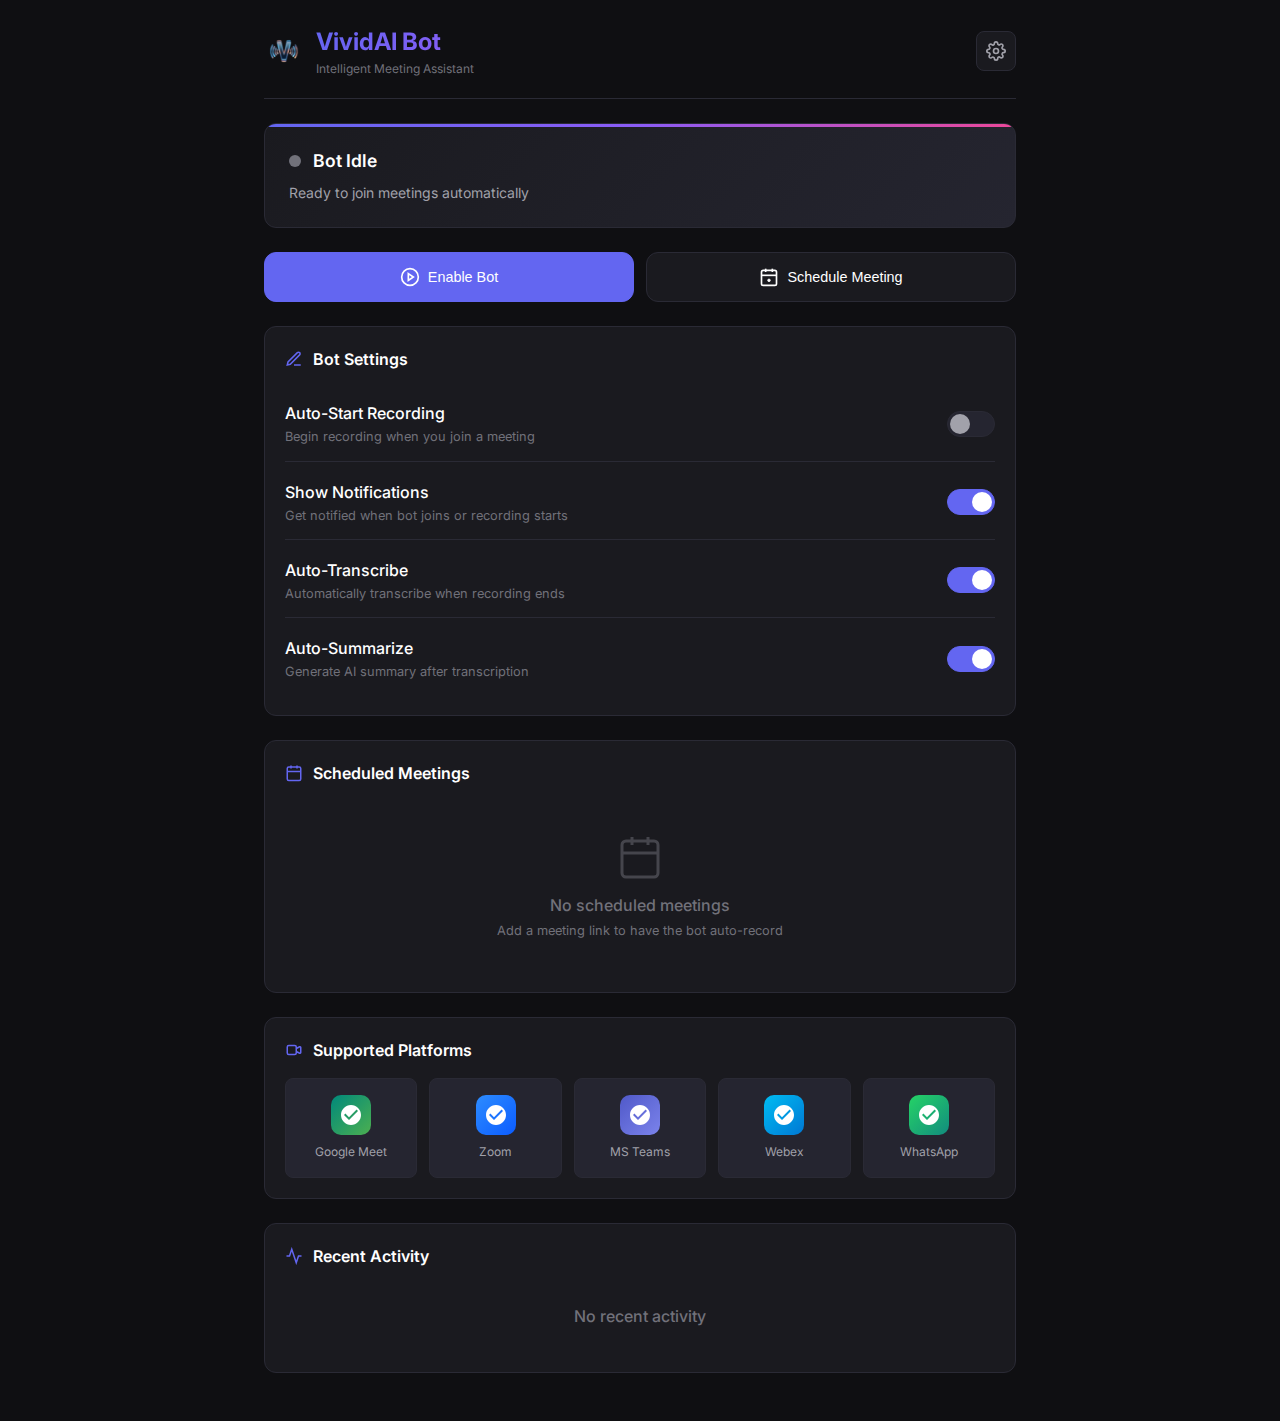
<file: bot/bot.html>
<!DOCTYPE html>
<html lang="en">

<head>
  <meta charset="UTF-8">
  <meta name="viewport" content="width=device-width, initial-scale=1.0">
  <title>VividAI Bot - Meeting Assistant</title>
  <link rel="stylesheet" href="bot.css">
  <link href="https://fonts.googleapis.com/css2?family=Inter:wght@400;500;600;700&display=swap" rel="stylesheet">
</head>

<body>
  <div class="container">
    <!-- Header -->
    <header class="header">
      <div class="logo">
        <img src="../icons/icon48.png" alt="VividAI Logo" width="40" height="40">
        <div class="title-group">
          <h1>VividAI Bot</h1>
          <span class="subtitle">Intelligent Meeting Assistant</span>
        </div>
      </div>
      <div class="header-actions">
        <button class="icon-btn" id="settingsBtn" title="Settings">
          <svg width="20" height="20" viewBox="0 0 24 24" fill="none" stroke="currentColor" stroke-width="2">
            <circle cx="12" cy="12" r="3"></circle>
            <path d="M19.4 15a1.65 1.65 0 0 0 .33 1.82l.06.06a2 2 0 0 1 0 2.83 2 2 0 0 1-2.83 0l-.06-.06a1.65 1.65 0 0 0-1.82-.33 1.65 1.65 0 0 0-1 1.51V21a2 2 0 0 1-2 2 2 2 0 0 1-2-2v-.09A1.65 1.65 0 0 0 9 19.4a1.65 1.65 0 0 0-1.82.33l-.06.06a2 2 0 0 1-2.83 0 2 2 0 0 1 0-2.83l.06-.06a1.65 1.65 0 0 0 .33-1.82 1.65 1.65 0 0 0-1.51-1H3a2 2 0 0 1-2-2 2 2 0 0 1 2-2h.09A1.65 1.65 0 0 0 4.6 9a1.65 1.65 0 0 0-.33-1.82l-.06-.06a2 2 0 0 1 0-2.83 2 2 0 0 1 2.83 0l.06.06a1.65 1.65 0 0 0 1.82.33H9a1.65 1.65 0 0 0 1-1.51V3a2 2 0 0 1 2-2 2 2 0 0 1 2 2v.09a1.65 1.65 0 0 0 1 1.51 1.65 1.65 0 0 0 1.82-.33l.06-.06a2 2 0 0 1 2.83 0 2 2 0 0 1 0 2.83l-.06.06a1.65 1.65 0 0 0-.33 1.82V9a1.65 1.65 0 0 0 1.51 1H21a2 2 0 0 1 2 2 2 2 0 0 1-2 2h-.09a1.65 1.65 0 0 0-1.51 1z"></path>
          </svg>
        </button>
      </div>
    </header>

    <!-- Bot Status Card -->
    <div class="status-card" id="statusCard">
      <div class="status-indicator" id="statusIndicator">
        <div class="status-dot idle"></div>
        <span class="status-text">Bot Idle</span>
      </div>
      <div class="status-details" id="statusDetails">
        <p>Ready to join meetings automatically</p>
      </div>
    </div>

    <!-- Quick Actions -->
    <div class="quick-actions">
      <button class="action-btn primary" id="toggleBotBtn">
        <svg width="20" height="20" viewBox="0 0 24 24" fill="none" stroke="currentColor" stroke-width="2">
          <circle cx="12" cy="12" r="10"></circle>
          <polygon points="10 8 16 12 10 16 10 8"></polygon>
        </svg>
        <span>Enable Bot</span>
      </button>
      <button class="action-btn" id="addMeetingBtn">
        <svg width="20" height="20" viewBox="0 0 24 24" fill="none" stroke="currentColor" stroke-width="2">
          <rect x="3" y="4" width="18" height="18" rx="2" ry="2"></rect>
          <line x1="16" y1="2" x2="16" y2="6"></line>
          <line x1="8" y1="2" x2="8" y2="6"></line>
          <line x1="3" y1="10" x2="21" y2="10"></line>
          <line x1="12" y1="14" x2="12" y2="18"></line>
          <line x1="10" y1="16" x2="14" y2="16"></line>
        </svg>
        <span>Schedule Meeting</span>
      </button>
    </div>

    <!-- Bot Settings Panel -->
    <div class="settings-panel">
      <h2 class="section-title">
        <svg width="18" height="18" viewBox="0 0 24 24" fill="none" stroke="currentColor" stroke-width="2">
          <path d="M12 20h9"></path>
          <path d="M16.5 3.5a2.121 2.121 0 0 1 3 3L7 19l-4 1 1-4L16.5 3.5z"></path>
        </svg>
        Bot Settings
      </h2>
      
      <div class="setting-group">
        <div class="setting-item">
          <div class="setting-info">
            <label>Auto-Start Recording</label>
            <p>Begin recording when you join a meeting</p>
          </div>
          <label class="toggle">
            <input type="checkbox" id="autoRecordToggle">
            <span class="toggle-slider"></span>
          </label>
        </div>

        <div class="setting-item">
          <div class="setting-info">
            <label>Show Notifications</label>
            <p>Get notified when bot joins or recording starts</p>
          </div>
          <label class="toggle">
            <input type="checkbox" id="notificationsToggle" checked>
            <span class="toggle-slider"></span>
          </label>
        </div>

        <div class="setting-item">
          <div class="setting-info">
            <label>Auto-Transcribe</label>
            <p>Automatically transcribe when recording ends</p>
          </div>
          <label class="toggle">
            <input type="checkbox" id="autoTranscribeToggle" checked>
            <span class="toggle-slider"></span>
          </label>
        </div>

        <div class="setting-item">
          <div class="setting-info">
            <label>Auto-Summarize</label>
            <p>Generate AI summary after transcription</p>
          </div>
          <label class="toggle">
            <input type="checkbox" id="autoSummarizeToggle" checked>
            <span class="toggle-slider"></span>
          </label>
        </div>
      </div>
    </div>

    <!-- Scheduled Meetings -->
    <div class="meetings-panel">
      <h2 class="section-title">
        <svg width="18" height="18" viewBox="0 0 24 24" fill="none" stroke="currentColor" stroke-width="2">
          <rect x="3" y="4" width="18" height="18" rx="2" ry="2"></rect>
          <line x1="16" y1="2" x2="16" y2="6"></line>
          <line x1="8" y1="2" x2="8" y2="6"></line>
          <line x1="3" y1="10" x2="21" y2="10"></line>
        </svg>
        Scheduled Meetings
      </h2>
      
      <div class="meetings-list" id="meetingsList">
        <div class="empty-state">
          <svg width="48" height="48" viewBox="0 0 24 24" fill="none" stroke="currentColor" stroke-width="1.5">
            <rect x="3" y="4" width="18" height="18" rx="2" ry="2"></rect>
            <line x1="16" y1="2" x2="16" y2="6"></line>
            <line x1="8" y1="2" x2="8" y2="6"></line>
            <line x1="3" y1="10" x2="21" y2="10"></line>
          </svg>
          <p>No scheduled meetings</p>
          <span>Add a meeting link to have the bot auto-record</span>
        </div>
      </div>
    </div>

    <!-- Supported Platforms -->
    <div class="platforms-panel">
      <h2 class="section-title">
        <svg width="18" height="18" viewBox="0 0 24 24" fill="none" stroke="currentColor" stroke-width="2">
          <path d="M15 10l4.553-2.276A1 1 0 0 1 21 8.618v6.764a1 1 0 0 1-1.447.894L15 14M5 18h8a2 2 0 0 0 2-2V8a2 2 0 0 0-2-2H5a2 2 0 0 0-2 2v8a2 2 0 0 0 2 2z"></path>
        </svg>
        Supported Platforms
      </h2>
      
      <div class="platforms-grid">
        <div class="platform-item">
          <div class="platform-icon google-meet">
            <svg width="24" height="24" viewBox="0 0 24 24" fill="currentColor">
              <path d="M12 2C6.48 2 2 6.48 2 12s4.48 10 10 10 10-4.48 10-10S17.52 2 12 2zm-2 15l-5-5 1.41-1.41L10 14.17l7.59-7.59L19 8l-9 9z"/>
            </svg>
          </div>
          <span>Google Meet</span>
        </div>
        <div class="platform-item">
          <div class="platform-icon zoom">
            <svg width="24" height="24" viewBox="0 0 24 24" fill="currentColor">
              <path d="M12 2C6.48 2 2 6.48 2 12s4.48 10 10 10 10-4.48 10-10S17.52 2 12 2zm-2 15l-5-5 1.41-1.41L10 14.17l7.59-7.59L19 8l-9 9z"/>
            </svg>
          </div>
          <span>Zoom</span>
        </div>
        <div class="platform-item">
          <div class="platform-icon teams">
            <svg width="24" height="24" viewBox="0 0 24 24" fill="currentColor">
              <path d="M12 2C6.48 2 2 6.48 2 12s4.48 10 10 10 10-4.48 10-10S17.52 2 12 2zm-2 15l-5-5 1.41-1.41L10 14.17l7.59-7.59L19 8l-9 9z"/>
            </svg>
          </div>
          <span>MS Teams</span>
        </div>
        <div class="platform-item">
          <div class="platform-icon webex">
            <svg width="24" height="24" viewBox="0 0 24 24" fill="currentColor">
              <path d="M12 2C6.48 2 2 6.48 2 12s4.48 10 10 10 10-4.48 10-10S17.52 2 12 2zm-2 15l-5-5 1.41-1.41L10 14.17l7.59-7.59L19 8l-9 9z"/>
            </svg>
          </div>
          <span>Webex</span>
        </div>
        <div class="platform-item">
          <div class="platform-icon whatsapp">
            <svg width="24" height="24" viewBox="0 0 24 24" fill="currentColor">
              <path d="M12 2C6.48 2 2 6.48 2 12s4.48 10 10 10 10-4.48 10-10S17.52 2 12 2zm-2 15l-5-5 1.41-1.41L10 14.17l7.59-7.59L19 8l-9 9z"/>
            </svg>
          </div>
          <span>WhatsApp</span>
        </div>
      </div>
    </div>

    <!-- Recent Bot Activity -->
    <div class="activity-panel">
      <h2 class="section-title">
        <svg width="18" height="18" viewBox="0 0 24 24" fill="none" stroke="currentColor" stroke-width="2">
          <polyline points="22 12 18 12 15 21 9 3 6 12 2 12"></polyline>
        </svg>
        Recent Activity
      </h2>
      
      <div class="activity-list" id="activityList">
        <div class="empty-state small">
          <p>No recent activity</p>
        </div>
      </div>
    </div>

    <!-- Add Meeting Modal -->
    <div class="modal" id="addMeetingModal">
      <div class="modal-backdrop"></div>
      <div class="modal-content">
        <div class="modal-header">
          <h3>Schedule a Meeting</h3>
          <button class="close-btn" id="closeModalBtn">
            <svg width="20" height="20" viewBox="0 0 24 24" fill="none" stroke="currentColor" stroke-width="2">
              <line x1="18" y1="6" x2="6" y2="18"></line>
              <line x1="6" y1="6" x2="18" y2="18"></line>
            </svg>
          </button>
        </div>
        <div class="modal-body">
          <div class="form-group">
            <label for="meetingTitle">Meeting Title</label>
            <input type="text" id="meetingTitle" placeholder="e.g., Weekly Team Standup">
          </div>
          <div class="form-group">
            <label for="meetingUrl">Meeting URL</label>
            <input type="url" id="meetingUrl" placeholder="Paste Google Meet, Zoom, or Teams link">
          </div>
          <div class="form-row">
            <div class="form-group">
              <label for="meetingDate">Date</label>
              <input type="date" id="meetingDate">
            </div>
            <div class="form-group">
              <label for="meetingTime">Time</label>
              <input type="time" id="meetingTime">
            </div>
          </div>
          <div class="form-group">
            <label>
              <input type="checkbox" id="meetingRecurring">
              <span>Recurring meeting</span>
            </label>
          </div>
          <div class="recurring-options" id="recurringOptions" style="display: none;">
            <select id="recurringFrequency">
              <option value="daily">Daily</option>
              <option value="weekly" selected>Weekly</option>
              <option value="biweekly">Bi-weekly</option>
              <option value="monthly">Monthly</option>
            </select>
          </div>
        </div>
        <div class="modal-footer">
          <button class="btn secondary" id="cancelMeetingBtn">Cancel</button>
          <button class="btn primary" id="saveMeetingBtn">Schedule Meeting</button>
        </div>
      </div>
    </div>
  </div>

  <script src="bot.js" type="module"></script>
</body>

</html>
</file>
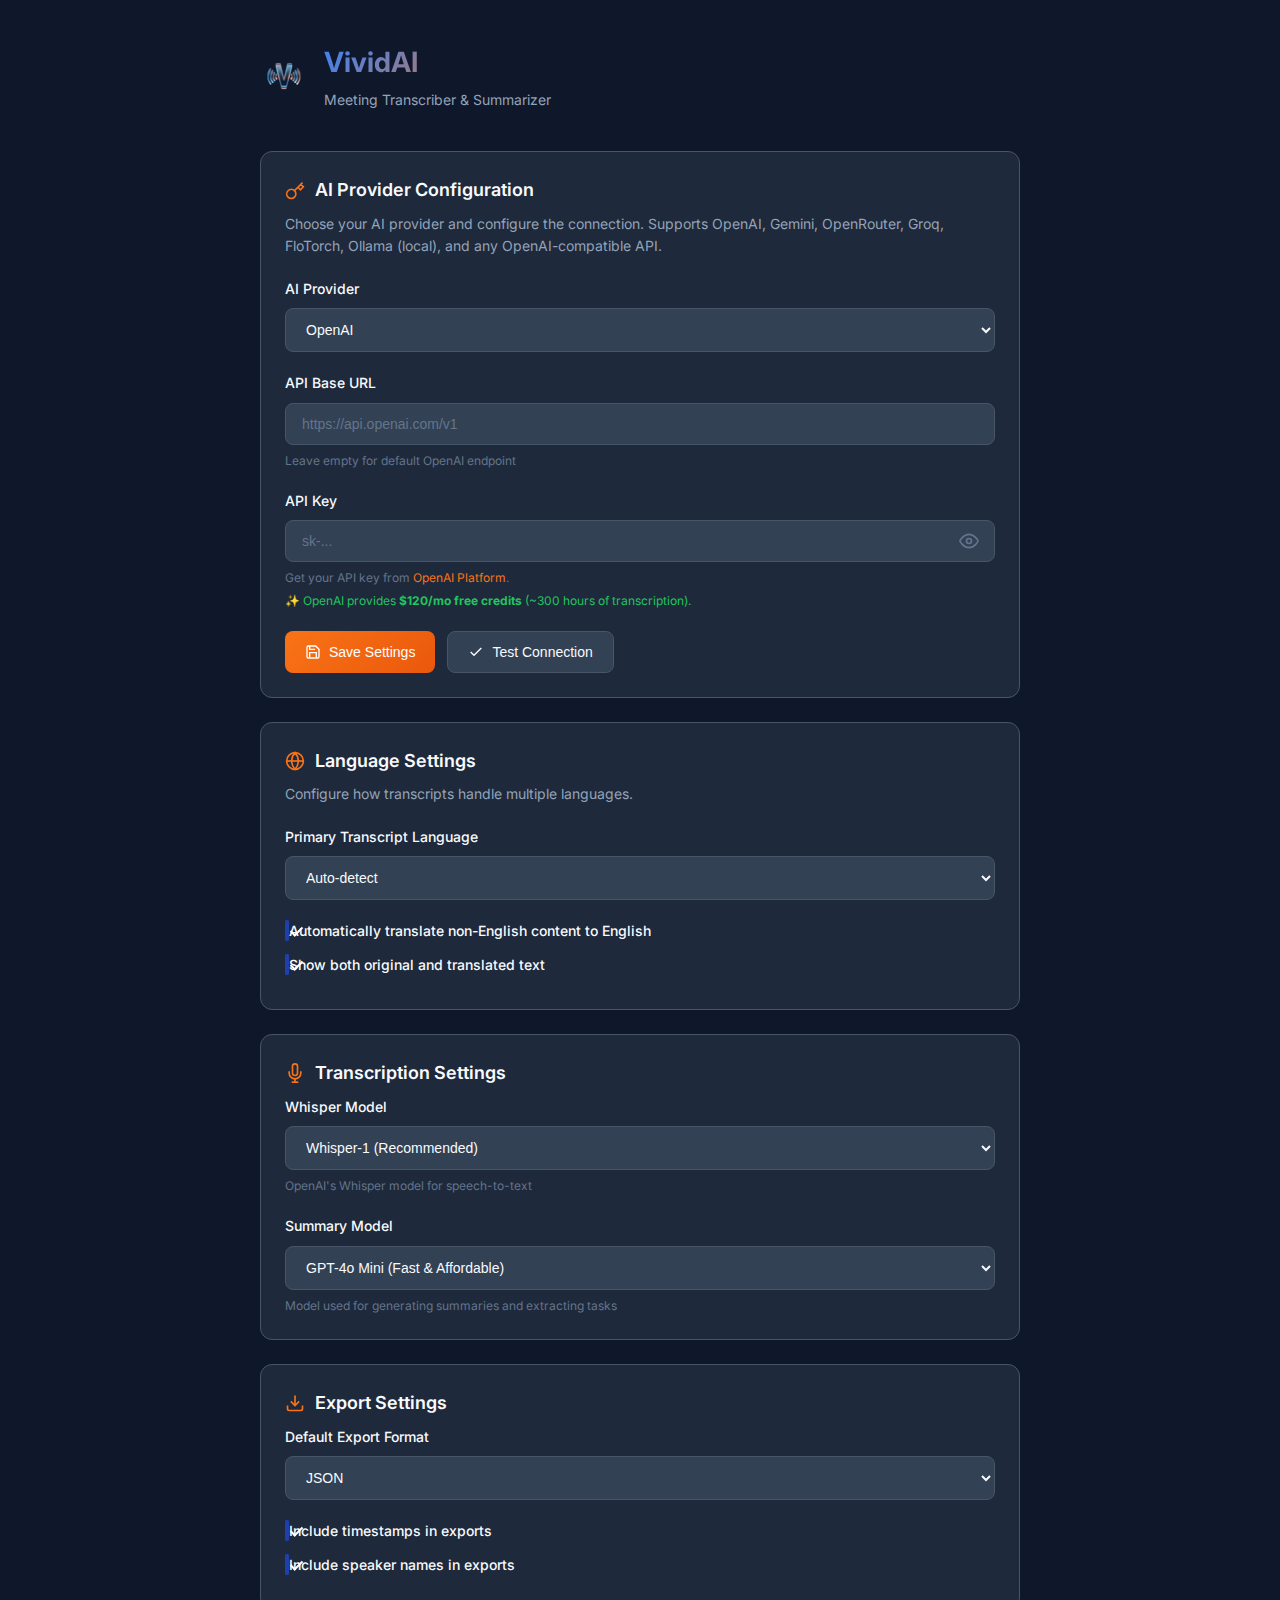
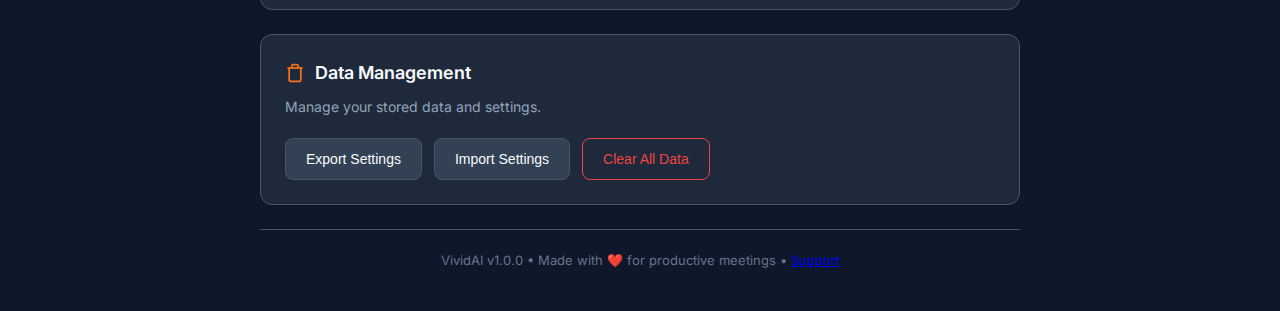
<file: options/options.html>
<!DOCTYPE html>
<html lang="en">

<head>
  <meta charset="UTF-8">
  <meta name="viewport" content="width=device-width, initial-scale=1.0">
  <title>VividAI Settings</title>
  <link href="https://fonts.googleapis.com/css2?family=Inter:wght@400;500;600;700&display=swap" rel="stylesheet">
  <link rel="stylesheet" href="options.css">
</head>

<body>
  <div class="container">
    <header class="header">
      <div class="logo">
        <img src="../icons/icon48.png" alt="VividAI Logo" width="48" height="48">
        <div>
          <h1>VividAI</h1>
          <p>Meeting Transcriber & Summarizer</p>
        </div>
      </div>
    </header>

    <main class="main">
      <!-- AI Provider Section -->
      <section class="section">
        <h2>
          <svg width="20" height="20" viewBox="0 0 24 24" fill="none" stroke="currentColor" stroke-width="2">
            <path
              d="M21 2l-2 2m-7.61 7.61a5.5 5.5 0 1 1-7.778 7.778 5.5 5.5 0 0 1 7.777-7.777zm0 0L15.5 7.5m0 0l3 3L22 7l-3-3m-3.5 3.5L19 4">
            </path>
          </svg>
          AI Provider Configuration
        </h2>
        <p class="section-description">
          Choose your AI provider and configure the connection. Supports OpenAI, Gemini, OpenRouter, Groq, FloTorch,
          Ollama (local), and any OpenAI-compatible API.
        </p>

        <div class="form-group">
          <label for="aiProvider">AI Provider</label>
          <select id="aiProvider">
            <option value="openai">OpenAI</option>
            <option value="gemini">Google Gemini</option>
            <option value="openrouter">OpenRouter</option>
            <option value="groq">Groq</option>
            <option value="flotorch">FloTorch</option>
            <option value="ollama">Ollama (Local)</option>
            <option value="custom">Custom (OpenAI-compatible)</option>
          </select>
        </div>

        <div class="form-group" id="baseUrlGroup">
          <label for="baseUrl">API Base URL</label>
          <input type="text" id="baseUrl" placeholder="https://api.openai.com/v1" autocomplete="off">
          <small class="hint" id="baseUrlHint">Leave empty for default OpenAI endpoint</small>
        </div>

        <div class="form-group" id="apiKeyGroup">
          <label for="apiKey">API Key <span id="apiKeyOptional" style="display:none;">(Optional for
              Ollama)</span></label>
          <div class="input-wrapper">
            <input type="password" id="apiKey" placeholder="sk-..." autocomplete="off">
            <button type="button" class="toggle-visibility" id="toggleVisibility" title="Show/Hide">
              <svg class="eye-icon" width="20" height="20" viewBox="0 0 24 24" fill="none" stroke="currentColor"
                stroke-width="2">
                <path d="M1 12s4-8 11-8 11 8 11 8-4 8-11 8-11-8-11-8z"></path>
                <circle cx="12" cy="12" r="3"></circle>
              </svg>
              <svg class="eye-off-icon" width="20" height="20" viewBox="0 0 24 24" fill="none" stroke="currentColor"
                stroke-width="2" style="display: none;">
                <path
                  d="M17.94 17.94A10.07 10.07 0 0 1 12 20c-7 0-11-8-11-8a18.45 18.45 0 0 1 5.06-5.94M9.9 4.24A9.12 9.12 0 0 1 12 4c7 0 11 8 11 8a18.5 18.5 0 0 1-2.16 3.19m-6.72-1.07a3 3 0 1 1-4.24-4.24">
                </path>
                <line x1="1" y1="1" x2="23" y2="23"></line>
              </svg>
            </button>
          </div>
          <small class="hint" id="apiKeyHint">
            Get your API key from <a href="https://platform.openai.com/api-keys" target="_blank">OpenAI Platform</a>.
            <span style="color: #22c55e; display: block; margin-top: 4px;">✨ OpenAI provides <strong>$120/mo free
                credits</strong> (~300 hours of transcription).</span>
          </small>
        </div>

        <div class="button-group">
          <button class="btn btn-primary" id="saveApiKey">
            <svg width="16" height="16" viewBox="0 0 24 24" fill="none" stroke="currentColor" stroke-width="2">
              <path d="M19 21H5a2 2 0 0 1-2-2V5a2 2 0 0 1 2-2h11l5 5v11a2 2 0 0 1-2 2z"></path>
              <polyline points="17 21 17 13 7 13 7 21"></polyline>
              <polyline points="7 3 7 8 15 8"></polyline>
            </svg>
            Save Settings
          </button>
          <button class="btn btn-secondary" id="testApiKey">
            <svg width="16" height="16" viewBox="0 0 24 24" fill="none" stroke="currentColor" stroke-width="2">
              <polyline points="20 6 9 17 4 12"></polyline>
            </svg>
            Test Connection
          </button>
        </div>

        <div class="status-message" id="apiStatus"></div>
      </section>

      <!-- Language Settings -->
      <section class="section">
        <h2>
          <svg width="20" height="20" viewBox="0 0 24 24" fill="none" stroke="currentColor" stroke-width="2">
            <circle cx="12" cy="12" r="10"></circle>
            <line x1="2" y1="12" x2="22" y2="12"></line>
            <path d="M12 2a15.3 15.3 0 0 1 4 10 15.3 15.3 0 0 1-4 10 15.3 15.3 0 0 1-4-10 15.3 15.3 0 0 1 4-10z"></path>
          </svg>
          Language Settings
        </h2>
        <p class="section-description">
          Configure how transcripts handle multiple languages.
        </p>

        <div class="form-group">
          <label for="defaultLanguage">Primary Transcript Language</label>
          <select id="defaultLanguage">
            <option value="auto">Auto-detect</option>
            <option value="en">English</option>
            <option value="es">Spanish</option>
            <option value="fr">French</option>
            <option value="de">German</option>
            <option value="it">Italian</option>
            <option value="pt">Portuguese</option>
            <option value="nl">Dutch</option>
            <option value="pl">Polish</option>
            <option value="ru">Russian</option>
            <option value="ja">Japanese</option>
            <option value="ko">Korean</option>
            <option value="zh">Chinese</option>
            <option value="ar">Arabic</option>
            <option value="hi">Hindi</option>
            <option value="te">Telugu</option>
            <option value="ta">Tamil</option>
            <option value="bn">Bengali</option>
          </select>
        </div>

        <div class="form-group checkbox-group">
          <label class="checkbox-label">
            <input type="checkbox" id="autoTranslate" checked>
            <span class="checkmark"></span>
            Automatically translate non-English content to English
          </label>
        </div>

        <div class="form-group checkbox-group">
          <label class="checkbox-label">
            <input type="checkbox" id="showBothLanguages" checked>
            <span class="checkmark"></span>
            Show both original and translated text
          </label>
        </div>
      </section>

      <!-- Transcription Settings -->
      <section class="section">
        <h2>
          <svg width="20" height="20" viewBox="0 0 24 24" fill="none" stroke="currentColor" stroke-width="2">
            <path d="M12 1a3 3 0 0 0-3 3v8a3 3 0 0 0 6 0V4a3 3 0 0 0-3-3z"></path>
            <path d="M19 10v2a7 7 0 0 1-14 0v-2"></path>
            <line x1="12" y1="19" x2="12" y2="23"></line>
            <line x1="8" y1="23" x2="16" y2="23"></line>
          </svg>
          Transcription Settings
        </h2>

        <div class="form-group">
          <label for="whisperModel">Whisper Model</label>
          <select id="whisperModel">
            <option value="whisper-1">Whisper-1 (Recommended)</option>
          </select>
          <small class="hint">OpenAI's Whisper model for speech-to-text</small>
        </div>

        <div class="form-group">
          <label for="summaryModel">Summary Model</label>
          <select id="summaryModel">
            <option value="gpt-4o-mini">GPT-4o Mini (Fast & Affordable)</option>
            <option value="gpt-4o">GPT-4o (Best Quality)</option>
            <option value="gpt-4-turbo">GPT-4 Turbo</option>
            <option value="gpt-3.5-turbo">GPT-3.5 Turbo (Fastest)</option>
          </select>
          <small class="hint">Model used for generating summaries and extracting tasks</small>
        </div>
      </section>

      <!-- Export Settings -->
      <section class="section">
        <h2>
          <svg width="20" height="20" viewBox="0 0 24 24" fill="none" stroke="currentColor" stroke-width="2">
            <path d="M21 15v4a2 2 0 0 1-2 2H5a2 2 0 0 1-2-2v-4"></path>
            <polyline points="7 10 12 15 17 10"></polyline>
            <line x1="12" y1="15" x2="12" y2="3"></line>
          </svg>
          Export Settings
        </h2>

        <div class="form-group">
          <label for="exportFormat">Default Export Format</label>
          <select id="exportFormat">
            <option value="json">JSON</option>
            <option value="txt">Plain Text</option>
            <option value="markdown">Markdown</option>
          </select>
        </div>

        <div class="form-group checkbox-group">
          <label class="checkbox-label">
            <input type="checkbox" id="includeTimestamps" checked>
            <span class="checkmark"></span>
            Include timestamps in exports
          </label>
        </div>

        <div class="form-group checkbox-group">
          <label class="checkbox-label">
            <input type="checkbox" id="includeSpeakerNames" checked>
            <span class="checkmark"></span>
            Include speaker names in exports
          </label>
        </div>
      </section>

      <!-- Data Management -->
      <section class="section">
        <h2>
          <svg width="20" height="20" viewBox="0 0 24 24" fill="none" stroke="currentColor" stroke-width="2">
            <polyline points="3 6 5 6 21 6"></polyline>
            <path d="M19 6v14a2 2 0 0 1-2 2H7a2 2 0 0 1-2-2V6m3 0V4a2 2 0 0 1 2-2h4a2 2 0 0 1 2 2v2"></path>
          </svg>
          Data Management
        </h2>
        <p class="section-description">
          Manage your stored data and settings.
        </p>

        <div class="button-group">
          <button class="btn btn-secondary" id="exportSettings">
            Export Settings
          </button>
          <button class="btn btn-secondary" id="importSettings">
            Import Settings
          </button>
          <button class="btn btn-danger" id="clearData">
            Clear All Data
          </button>
        </div>
      </section>
    </main>

    <footer class="footer">
      <p>VividAI v1.0.0 • Made with ❤️ for productive meetings • <a href="mailto:support@vividai.tech">Support</a></p>
    </footer>
  </div>

  <script src="options.js"></script>
</body>

</html>
</file>
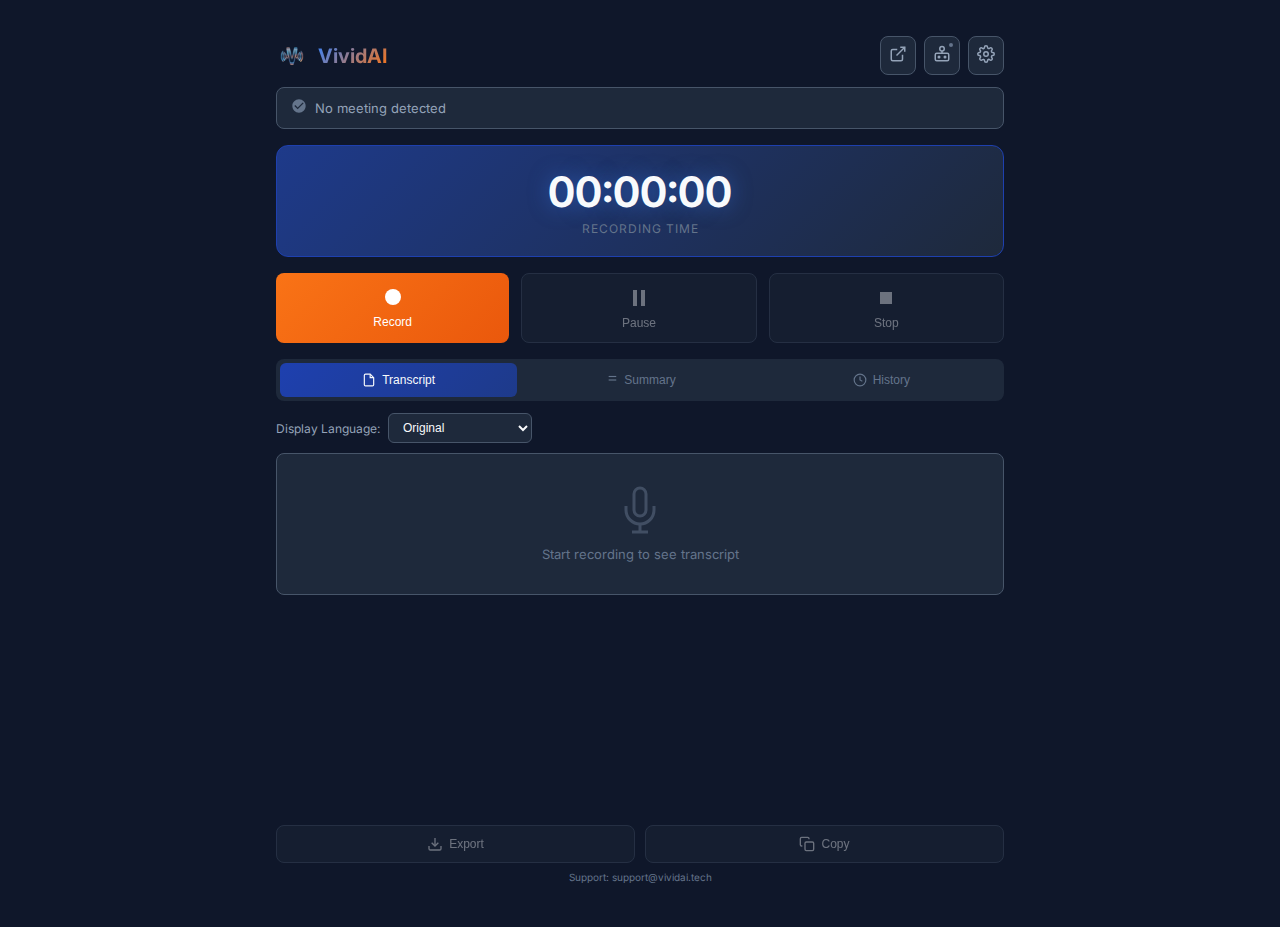
<file: popup/popup.html>
<!DOCTYPE html>
<html lang="en">

<head>
  <meta charset="UTF-8">
  <meta name="viewport" content="width=device-width, initial-scale=1.0">
  <title>VividAI - Meeting Transcriber</title>
  <link rel="stylesheet" href="popup.css">
  <link href="https://fonts.googleapis.com/css2?family=Inter:wght@400;500;600;700&display=swap" rel="stylesheet">
</head>

<body>
  <div class="container">
    <!-- Header -->
    <header class="header">
      <div class="logo">
        <img src="../icons/icon48.png" alt="VividAI Logo" width="32" height="32">
        <h1>VividAI</h1>
      </div>
      <div class="header-actions">
        <button class="header-btn expand-btn" id="expandBtn" title="Open in New Tab">
          <svg width="18" height="18" viewBox="0 0 24 24" fill="none" stroke="currentColor" stroke-width="2">
            <path d="M18 13v6a2 2 0 0 1-2 2H5a2 2 0 0 1-2-2V8a2 2 0 0 1 2-2h6"></path>
            <polyline points="15 3 21 3 21 9"></polyline>
            <line x1="10" y1="14" x2="21" y2="3"></line>
          </svg>
        </button>
        <button class="header-btn bot-btn" id="botBtn" title="VividAI Bot">
          <svg width="18" height="18" viewBox="0 0 24 24" fill="none" stroke="currentColor" stroke-width="2">
            <rect x="3" y="11" width="18" height="10" rx="2"></rect>
            <circle cx="12" cy="5" r="3"></circle>
            <path d="M12 8v3"></path>
            <circle cx="8" cy="16" r="1" fill="currentColor"></circle>
            <circle cx="16" cy="16" r="1" fill="currentColor"></circle>
          </svg>
          <span class="bot-status-dot" id="botStatusDot"></span>
        </button>
        <button class="header-btn settings-btn" id="settingsBtn" title="Settings">
          <svg width="18" height="18" viewBox="0 0 24 24" fill="none" stroke="currentColor" stroke-width="2">
            <circle cx="12" cy="12" r="3"></circle>
            <path
              d="M19.4 15a1.65 1.65 0 0 0 .33 1.82l.06.06a2 2 0 0 1 0 2.83 2 2 0 0 1-2.83 0l-.06-.06a1.65 1.65 0 0 0-1.82-.33 1.65 1.65 0 0 0-1 1.51V21a2 2 0 0 1-2 2 2 2 0 0 1-2-2v-.09A1.65 1.65 0 0 0 9 19.4a1.65 1.65 0 0 0-1.82.33l-.06.06a2 2 0 0 1-2.83 0 2 2 0 0 1 0-2.83l.06-.06a1.65 1.65 0 0 0 .33-1.82 1.65 1.65 0 0 0-1.51-1H3a2 2 0 0 1-2-2 2 2 0 0 1 2-2h.09A1.65 1.65 0 0 0 4.6 9a1.65 1.65 0 0 0-.33-1.82l-.06-.06a2 2 0 0 1 0-2.83 2 2 0 0 1 2.83 0l.06.06a1.65 1.65 0 0 0 1.82.33H9a1.65 1.65 0 0 0 1-1.51V3a2 2 0 0 1 2-2 2 2 0 0 1 2 2v.09a1.65 1.65 0 0 0 1 1.51 1.65 1.65 0 0 0 1.82-.33l.06-.06a2 2 0 0 1 2.83 0 2 2 0 0 1 0 2.83l-.06.06a1.65 1.65 0 0 0-.33 1.82V9a1.65 1.65 0 0 0 1.51 1H21a2 2 0 0 1 2 2 2 2 0 0 1-2 2h-.09a1.65 1.65 0 0 0-1.51 1z">
            </path>
          </svg>
        </button>
      </div>
    </header>

    <!-- Platform Detection Banner -->
    <div class="platform-banner" id="platformBanner">
      <div class="platform-icon" id="platformIcon">
        <svg width="16" height="16" viewBox="0 0 24 24" fill="currentColor">
          <path
            d="M12 2C6.48 2 2 6.48 2 12s4.48 10 10 10 10-4.48 10-10S17.52 2 12 2zm-2 15l-5-5 1.41-1.41L10 14.17l7.59-7.59L19 8l-9 9z" />
        </svg>
      </div>
      <span id="platformText">No meeting detected</span>
    </div>

    <!-- Timer Section -->
    <div class="timer-section">
      <div class="timer-display" id="timerDisplay">00:00:00</div>
      <div class="timer-label">Recording Time</div>
    </div>

    <!-- Control Buttons -->
    <div class="controls">
      <button class="control-btn record-btn" id="recordBtn" title="Start Recording">
        <svg class="record-icon" width="24" height="24" viewBox="0 0 24 24" fill="currentColor">
          <circle cx="12" cy="12" r="8" />
        </svg>
        <span>Record</span>
      </button>
      <button class="control-btn pause-btn" id="pauseBtn" disabled title="Pause">
        <svg width="24" height="24" viewBox="0 0 24 24" fill="currentColor">
          <rect x="6" y="4" width="4" height="16" />
          <rect x="14" y="4" width="4" height="16" />
        </svg>
        <span>Pause</span>
      </button>
      <button class="control-btn stop-btn" id="stopBtn" disabled title="Stop & Process">
        <svg width="24" height="24" viewBox="0 0 24 24" fill="currentColor">
          <rect x="6" y="6" width="12" height="12" />
        </svg>
        <span>Stop</span>
      </button>
    </div>

    <!-- API Key Warning -->
    <div class="api-warning" id="apiWarning" style="display: none;">
      <svg width="16" height="16" viewBox="0 0 24 24" fill="currentColor">
        <path d="M12 2C6.48 2 2 6.48 2 12s4.48 10 10 10 10-4.48 10-10S17.52 2 12 2zm1 15h-2v-2h2v2zm0-4h-2V7h2v6z" />
      </svg>
      <span>OpenAI API key not set. <a href="#" id="setApiKey">Set it now</a></span>
    </div>

    <!-- Cost Display -->
    <div class="cost-display" id="costDisplay" style="display: none;">
      <div class="cost-item">
        <span class="cost-label">💰 Cost:</span>
        <span class="cost-value" id="costValue">$0.00</span>
      </div>
      <button class="back-home-btn" id="backHomeBtn" title="Back to Home">
        <svg width="14" height="14" viewBox="0 0 24 24" fill="none" stroke="currentColor" stroke-width="2">
          <path d="M19 12H5M12 19l-7-7 7-7" />
        </svg>
        New
      </button>
    </div>

    <!-- Tabs -->
    <div class="tabs">
      <button class="tab-btn active" data-tab="transcript">
        <svg width="14" height="14" viewBox="0 0 24 24" fill="none" stroke="currentColor" stroke-width="2">
          <path d="M14 2H6a2 2 0 0 0-2 2v16a2 2 0 0 0 2 2h12a2 2 0 0 0 2-2V8z"></path>
          <polyline points="14 2 14 8 20 8"></polyline>
        </svg>
        Transcript
      </button>
      <button class="tab-btn" data-tab="summary">
        <svg width="14" height="14" viewBox="0 0 24 24" fill="none" stroke="currentColor" stroke-width="2">
          <line x1="8" y1="6" x2="21" y2="6"></line>
          <line x1="8" y1="12" x2="21" y2="12"></line>
          <line x1="3" y1="6" x2="3.01" y2="6"></line>
          <line x1="3" y1="12" x2="3.01" y2="12"></line>
        </svg>
        Summary
      </button>
      <button class="tab-btn" data-tab="history">
        <svg width="14" height="14" viewBox="0 0 24 24" fill="none" stroke="currentColor" stroke-width="2">
          <circle cx="12" cy="12" r="10"></circle>
          <polyline points="12 6 12 12 16 14"></polyline>
        </svg>
        History
      </button>
    </div>

    <!-- Tab Content -->
    <div class="tab-content">
      <!-- Transcript Tab -->
      <div class="tab-pane active" id="transcript">
        <div class="language-selector">
          <label>Display Language:</label>
          <select id="displayLanguage">
            <option value="original">Original</option>
            <option value="english">English Translation</option>
            <option value="both">Both</option>
          </select>
        </div>
        <div class="transcript-container" id="transcriptContainer">
          <div class="empty-state">
            <svg width="48" height="48" viewBox="0 0 24 24" fill="none" stroke="currentColor" stroke-width="1.5">
              <path d="M12 1a3 3 0 0 0-3 3v8a3 3 0 0 0 6 0V4a3 3 0 0 0-3-3z"></path>
              <path d="M19 10v2a7 7 0 0 1-14 0v-2"></path>
              <line x1="12" y1="19" x2="12" y2="23"></line>
              <line x1="8" y1="23" x2="16" y2="23"></line>
            </svg>
            <p>Start recording to see transcript</p>
          </div>
        </div>
      </div>

      <!-- Summary Tab -->
      <div class="tab-pane" id="summary">
        <div class="summary-container" id="summaryContainer">
          <div class="empty-state">
            <svg width="48" height="48" viewBox="0 0 24 24" fill="none" stroke="currentColor" stroke-width="1.5">
              <rect x="3" y="3" width="18" height="18" rx="2" ry="2"></rect>
              <line x1="3" y1="9" x2="21" y2="9"></line>
              <line x1="9" y1="21" x2="9" y2="9"></line>
            </svg>
            <p>Summary will appear after recording</p>
          </div>
        </div>
      </div>


      <!-- History Tab -->
      <div class="tab-pane" id="history">
        <!-- History Filters -->
        <div class="history-filters">
          <div class="search-box">
            <svg width="14" height="14" viewBox="0 0 24 24" fill="none" stroke="currentColor" stroke-width="2">
              <circle cx="11" cy="11" r="8"></circle>
              <line x1="21" y1="21" x2="16.65" y2="16.65"></line>
            </svg>
            <input type="text" id="historySearch" placeholder="Search recordings...">
          </div>
          <div class="date-filter">
            <select id="dateFilter">
              <option value="all">All Time</option>
              <option value="today">Today</option>
              <option value="week">This Week</option>
              <option value="month">This Month</option>
              <option value="custom">Custom Range</option>
            </select>
          </div>
        </div>
        <div class="date-range-picker" id="dateRangePicker" style="display: none;">
          <input type="date" id="dateFrom" placeholder="From">
          <span>to</span>
          <input type="date" id="dateTo" placeholder="To">
        </div>

        <div class="history-container" id="historyContainer">
          <div class="empty-state">
            <svg width="48" height="48" viewBox="0 0 24 24" fill="none" stroke="currentColor" stroke-width="1.5">
              <circle cx="12" cy="12" r="10"></circle>
              <polyline points="12 6 12 12 16 14"></polyline>
            </svg>
            <p>No previous recordings</p>
          </div>
        </div>

        <!-- Pagination -->
        <div class="pagination" id="pagination" style="display: none;">
          <button class="page-btn" id="prevPage" disabled>
            <svg width="14" height="14" viewBox="0 0 24 24" fill="none" stroke="currentColor" stroke-width="2">
              <polyline points="15 18 9 12 15 6"></polyline>
            </svg>
          </button>
          <span class="page-info" id="pageInfo">Page 1 of 1</span>
          <button class="page-btn" id="nextPage" disabled>
            <svg width="14" height="14" viewBox="0 0 24 24" fill="none" stroke="currentColor" stroke-width="2">
              <polyline points="9 18 15 12 9 6"></polyline>
            </svg>
          </button>
        </div>
      </div>
    </div>

    <!-- Export Section -->
    <div class="export-section">
      <button class="export-btn" id="exportBtn" disabled>
        <svg width="16" height="16" viewBox="0 0 24 24" fill="none" stroke="currentColor" stroke-width="2">
          <path d="M21 15v4a2 2 0 0 1-2 2H5a2 2 0 0 1-2-2v-4"></path>
          <polyline points="7 10 12 15 17 10"></polyline>
          <line x1="12" y1="15" x2="12" y2="3"></line>
        </svg>
        Export
      </button>
      <button class="copy-btn" id="copyBtn" disabled>
        <svg width="16" height="16" viewBox="0 0 24 24" fill="none" stroke="currentColor" stroke-width="2">
          <rect x="9" y="9" width="13" height="13" rx="2" ry="2"></rect>
          <path d="M5 15H4a2 2 0 0 1-2-2V4a2 2 0 0 1 2-2h9a2 2 0 0 1 2 2v1"></path>
        </svg>
        Copy
      </button>
    </div>

    <!-- Processing Overlay -->
    <div class="processing-overlay" id="processingOverlay" style="display: none;">
      <div class="processing-content">
        <div class="spinner"></div>
        <p id="processingText">Processing audio...</p>
      </div>
    </div>

    <div class="footer-link" style="text-align: center; padding: 8px; font-size: 10px; color: #64748B;">
      <a href="mailto:support@vividai.tech" style="color: inherit; text-decoration: none;">Support:
        support@vividai.tech</a>
    </div>
  </div>

  <script src="popup.js" type="module"></script>
</body>

</html>
</file>
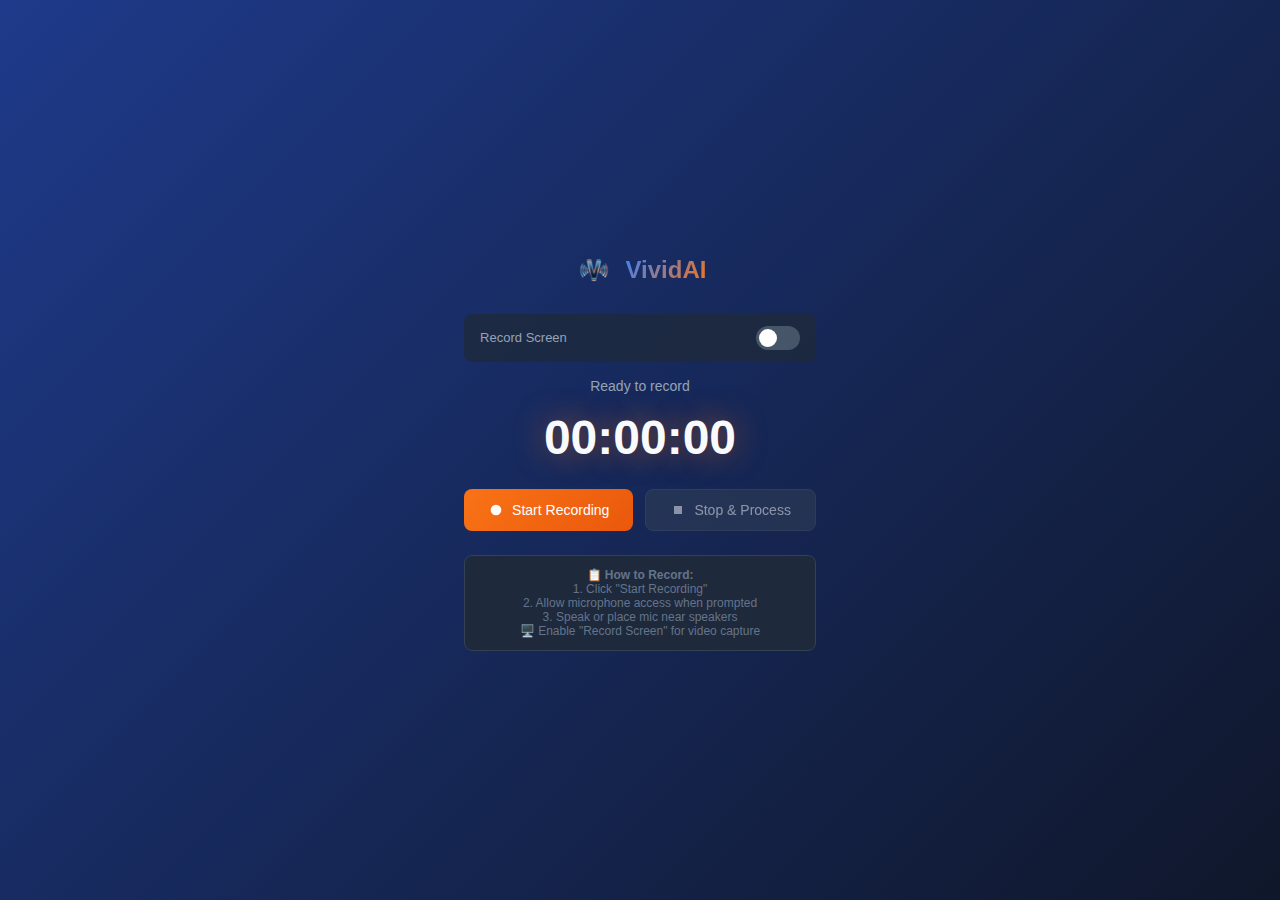
<file: recorder/recorder.html>
<!DOCTYPE html>
<html lang="en">

<head>
  <meta charset="UTF-8">
  <meta name="viewport" content="width=device-width, initial-scale=1.0">
  <title>VividAI Recorder</title>
  <style>
    * {
      margin: 0;
      padding: 0;
      box-sizing: border-box;
    }

    body {
      font-family: 'Inter', -apple-system, BlinkMacSystemFont, sans-serif;
      background: linear-gradient(135deg, #1E3A8A, #0F172A);
      color: #F8FAFC;
      min-height: 100vh;
      display: flex;
      flex-direction: column;
      align-items: center;
      justify-content: center;
      padding: 20px;
    }

    .container {
      text-align: center;
      max-width: 400px;
    }

    .logo {
      display: flex;
      align-items: center;
      justify-content: center;
      gap: 12px;
      margin-bottom: 24px;
    }

    .logo h1 {
      font-size: 24px;
      background: linear-gradient(135deg, #3B82F6, #F97316);
      -webkit-background-clip: text;
      background-clip: text;
      -webkit-text-fill-color: transparent;
    }

    .status {
      font-size: 14px;
      color: #94A3B8;
      margin-bottom: 16px;
    }

    .status.recording {
      color: #F97316;
    }

    .timer {
      font-size: 48px;
      font-weight: 700;
      font-variant-numeric: tabular-nums;
      margin-bottom: 24px;
      text-shadow: 0 0 30px rgba(249, 115, 22, 0.5);
    }

    .timer.recording {
      color: #F97316;
      animation: pulse 2s infinite;
    }

    @keyframes pulse {

      0%,
      100% {
        opacity: 1;
      }

      50% {
        opacity: 0.7;
      }
    }

    .controls {
      display: flex;
      gap: 12px;
      justify-content: center;
      margin-bottom: 24px;
    }

    button {
      padding: 12px 24px;
      border: none;
      border-radius: 8px;
      font-size: 14px;
      font-weight: 500;
      cursor: pointer;
      transition: all 0.2s;
      display: flex;
      align-items: center;
      gap: 8px;
    }

    .start-btn {
      background: linear-gradient(135deg, #F97316, #EA580C);
      color: white;
    }

    .start-btn:hover {
      transform: translateY(-2px);
      box-shadow: 0 4px 20px rgba(249, 115, 22, 0.4);
    }

    .stop-btn {
      background: #334155;
      color: white;
      border: 1px solid #475569;
    }

    .stop-btn:hover {
      background: #EF4444;
      border-color: #EF4444;
    }

    .stop-btn:disabled {
      opacity: 0.5;
      cursor: not-allowed;
    }

    .info {
      font-size: 12px;
      color: #64748B;
      background: #1E293B;
      padding: 12px;
      border-radius: 8px;
      border: 1px solid #334155;
    }

    .recording-indicator {
      display: none;
      align-items: center;
      gap: 8px;
      margin-bottom: 16px;
    }

    .recording-indicator.active {
      display: flex;
      justify-content: center;
    }

    .rec-dot {
      width: 12px;
      height: 12px;
      background: #EF4444;
      border-radius: 50%;
      animation: blink 1s infinite;
    }

    @keyframes blink {

      0%,
      100% {
        opacity: 1;
      }

      50% {
        opacity: 0.3;
      }
    }

    .audio-level-container {
      display: flex;
      align-items: center;
      gap: 10px;
      margin-bottom: 12px;
      padding: 8px 16px;
      background: rgba(30, 41, 59, 0.8);
      border-radius: 8px;
      font-size: 12px;
    }

    .audio-label {
      color: #94A3B8;
    }

    .audio-meter {
      flex: 1;
      height: 8px;
      background: #1E293B;
      border-radius: 4px;
      overflow: hidden;
    }

    .audio-meter-bar {
      height: 100%;
      width: 0%;
      background: linear-gradient(90deg, #22C55E, #F97316);
      border-radius: 4px;
      transition: width 0.1s ease;
    }

    .audio-status {
      font-size: 11px;
      min-width: 60px;
    }

    .audio-status.good {
      color: #22C55E;
    }

    .audio-status.low {
      color: #F97316;
    }

    .audio-status.none {
      color: #EF4444;
    }

    .mic-fallback-btn {
      background: #F97316;
      border: none;
      border-radius: 4px;
      padding: 4px 8px;
      cursor: pointer;
      font-size: 14px;
      transition: all 0.2s;
    }

    .mic-fallback-btn:hover {
      background: #EA580C;
      transform: scale(1.1);
    }

    .mic-fallback-btn.active {
      background: #22C55E;
    }

    /* Toggle Options */
    .toggle-options {
      display: flex;
      flex-direction: column;
      gap: 8px;
      margin-bottom: 16px;
      padding: 12px 16px;
      background: rgba(30, 41, 59, 0.8);
      border-radius: 8px;
    }

    .toggle-row {
      display: flex;
      align-items: center;
      justify-content: space-between;
    }

    .toggle-label {
      font-size: 13px;
      color: #94A3B8;
    }

    .toggle {
      position: relative;
      width: 44px;
      height: 24px;
    }

    .toggle input {
      opacity: 0;
      width: 0;
      height: 0;
    }

    .toggle-slider {
      position: absolute;
      cursor: pointer;
      top: 0;
      left: 0;
      right: 0;
      bottom: 0;
      background: #475569;
      border-radius: 24px;
      transition: 0.3s;
    }

    .toggle-slider:before {
      position: absolute;
      content: "";
      height: 18px;
      width: 18px;
      left: 3px;
      bottom: 3px;
      background: white;
      border-radius: 50%;
      transition: 0.3s;
    }

    .toggle input:checked + .toggle-slider {
      background: linear-gradient(135deg, #3B82F6, #1E40AF);
    }

    .toggle input:checked + .toggle-slider:before {
      transform: translateX(20px);
    }

    .transcript-time {
      font-size: 10px;
      color: #64748B;
      margin-right: 8px;
    }
  </style>
</head>

<body>
  <div class="container">
    <div class="logo">
      <img src="../icons/icon48.png" alt="VividAI Logo" width="40" height="40">
      <h1>VividAI</h1>
    </div>

    <div class="recording-indicator" id="recordingIndicator">
      <div class="rec-dot"></div>
      <span>Recording in progress</span>
    </div>

    <div class="toggle-options">
      <div class="toggle-row">
        <span class="toggle-label">Record Screen</span>
        <label class="toggle">
          <input type="checkbox" id="recordScreenToggle">
          <span class="toggle-slider"></span>
        </label>
      </div>
    </div>

    <div class="audio-level-container" id="audioLevelContainer" style="display: none;">
      <span class="audio-label">Audio Level:</span>
      <div class="audio-meter">
        <div class="audio-meter-bar" id="audioMeterBar"></div>
      </div>
      <span class="audio-status" id="audioStatus">Detecting...</span>
      <button class="mic-fallback-btn" id="micFallbackBtn" title="Switch to microphone" style="display: none;">🎤</button>
    </div>

    <div class="status" id="status">Ready to record</div>
    <div class="timer" id="timer">00:00:00</div>

    <div class="controls">
      <button class="start-btn" id="startBtn">
        <svg width="16" height="16" viewBox="0 0 24 24" fill="currentColor">
          <circle cx="12" cy="12" r="8" />
        </svg>
        Start Recording
      </button>
      <button class="stop-btn" id="stopBtn" disabled>
        <svg width="16" height="16" viewBox="0 0 24 24" fill="currentColor">
          <rect x="6" y="6" width="12" height="12" />
        </svg>
        Stop & Process
      </button>
    </div>

    <div class="info" id="infoBox">
      <strong>📋 How to Record:</strong><br>
      1. Click "Start Recording"<br>
      2. Allow microphone access when prompted<br>
      3. Speak or place mic near speakers<br>
      🖥️ Enable "Record Screen" for video capture
    </div>
  </div>

  <script src="recorder.js"></script>
</body>

</html>
</file>
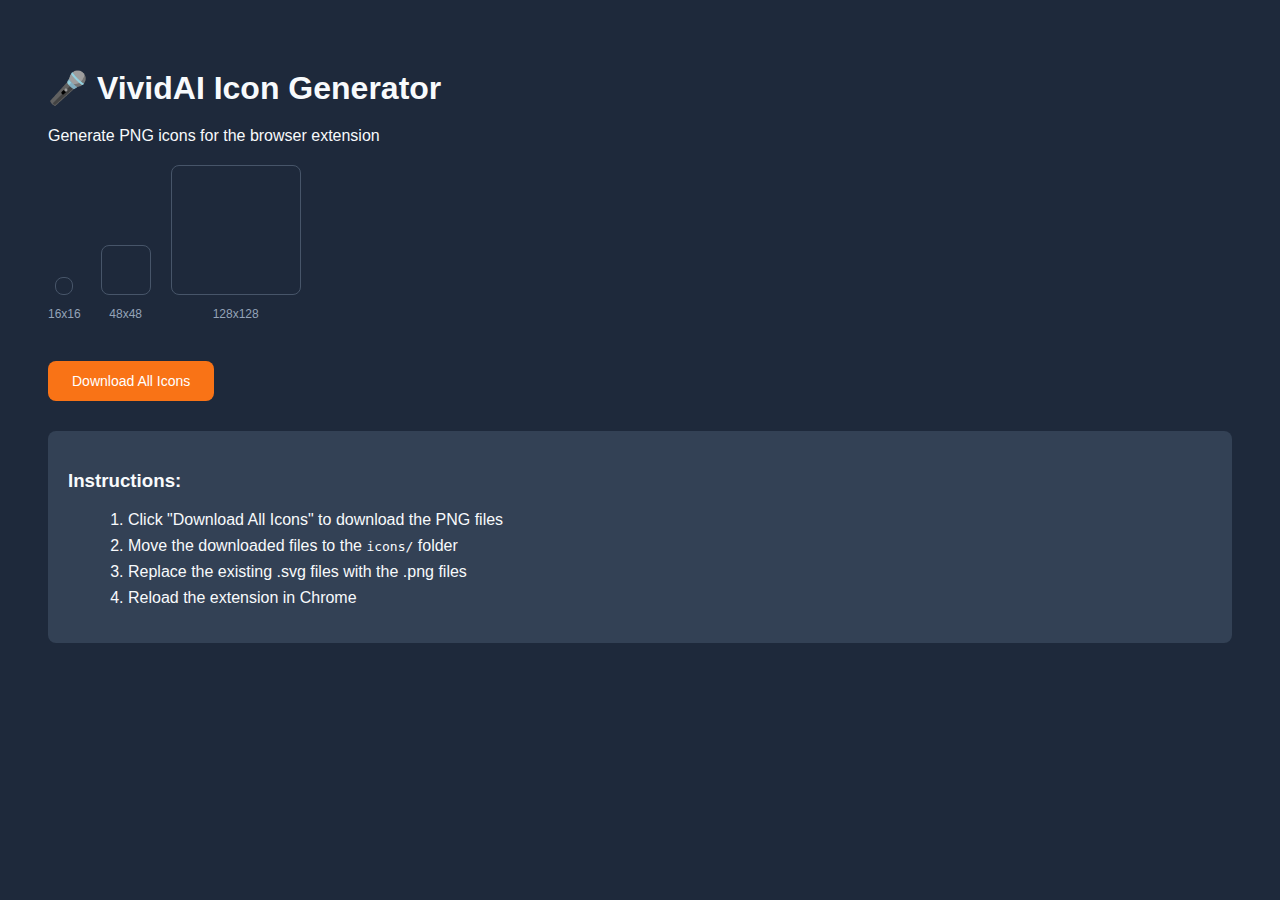
<file: tools/generate-icons.html>
<!DOCTYPE html>
<html>

<head>
  <title>VividAI Icon Generator</title>
  <style>
    body {
      font-family: -apple-system, BlinkMacSystemFont, 'Segoe UI', Roboto, sans-serif;
      padding: 40px;
      background: #1E293B;
      color: #F8FAFC;
    }

    h1 {
      margin-bottom: 20px;
    }

    .icon-preview {
      display: flex;
      gap: 20px;
      margin: 20px 0;
      align-items: flex-end;
    }

    .icon-item {
      text-align: center;
    }

    .icon-item span {
      display: block;
      margin-top: 8px;
      font-size: 12px;
      color: #94A3B8;
    }

    canvas {
      border: 1px solid #475569;
      border-radius: 8px;
    }

    button {
      background: #F97316;
      color: white;
      border: none;
      padding: 12px 24px;
      border-radius: 8px;
      font-size: 14px;
      cursor: pointer;
      margin-top: 20px;
    }

    button:hover {
      background: #EA580C;
    }

    .instructions {
      background: #334155;
      padding: 20px;
      border-radius: 8px;
      margin-top: 30px;
    }

    .instructions ol {
      margin-left: 20px;
    }

    .instructions li {
      margin: 8px 0;
    }
  </style>
</head>

<body>
  <h1>🎤 VividAI Icon Generator</h1>
  <p>Generate PNG icons for the browser extension</p>

  <div class="icon-preview">
    <div class="icon-item">
      <canvas id="icon48" width="16" height="16"></canvas>
      <span>16x16</span>
    </div>
    <div class="icon-item">
      <canvas id="icon48" width="48" height="48"></canvas>
      <span>48x48</span>
    </div>
    <div class="icon-item">
      <canvas id="icon128" width="128" height="128"></canvas>
      <span>128x128</span>
    </div>
  </div>

  <button onclick="downloadAll()">Download All Icons</button>

  <div class="instructions">
    <h3>Instructions:</h3>
    <ol>
      <li>Click "Download All Icons" to download the PNG files</li>
      <li>Move the downloaded files to the <code>icons/</code> folder</li>
      <li>Replace the existing .svg files with the .png files</li>
      <li>Reload the extension in Chrome</li>
    </ol>
  </div>

  <script>
    const sizes = [16, 48, 128];

    function drawIcon(canvas, size) {
      const ctx = canvas.getContext('2d');
      const scale = size / 32;

      // Clear canvas
      ctx.clearRect(0, 0, size, size);

      // Draw blue circle
      ctx.fillStyle = '#1E40AF';
      ctx.beginPath();
      ctx.arc(16 * scale, 16 * scale, 14 * scale, 0, Math.PI * 2);
      ctx.fill();

      // Draw orange play triangle
      ctx.fillStyle = '#F97316';
      ctx.beginPath();
      ctx.moveTo(12 * scale, 10 * scale);
      ctx.lineTo(22 * scale, 16 * scale);
      ctx.lineTo(12 * scale, 22 * scale);
      ctx.closePath();
      ctx.fill();
    }

    // Draw all icons
    sizes.forEach(size => {
      const canvas = document.getElementById(`icon${size}`);
      drawIcon(canvas, size);
    });

    function downloadAll() {
      sizes.forEach((size, index) => {
        setTimeout(() => {
          const canvas = document.getElementById(`icon${size}`);
          const link = document.createElement('a');
          link.download = `icon${size}.png`;
          link.href = canvas.toDataURL('image/png');
          link.click();
        }, index * 500); // Stagger downloads
      });
    }

    // Show path instructions
    function showInstructions() {
      const extensionPath = window.location.href.replace('tools/generate-icons.html', 'icons/');
      document.querySelector('.instructions ol').innerHTML = `
        <li>Click "Download All Icons" below</li>
        <li>In Finder, go to:<br><code style="font-size:11px">${extensionPath.replace('file://', '')}</code></li>
        <li>Replace the existing PNG files with the downloaded ones</li>
        <li>Reload the extension in chrome://extensions</li>
      `;
    }
    showInstructions();
  </script>
</body>

</html>
</file>
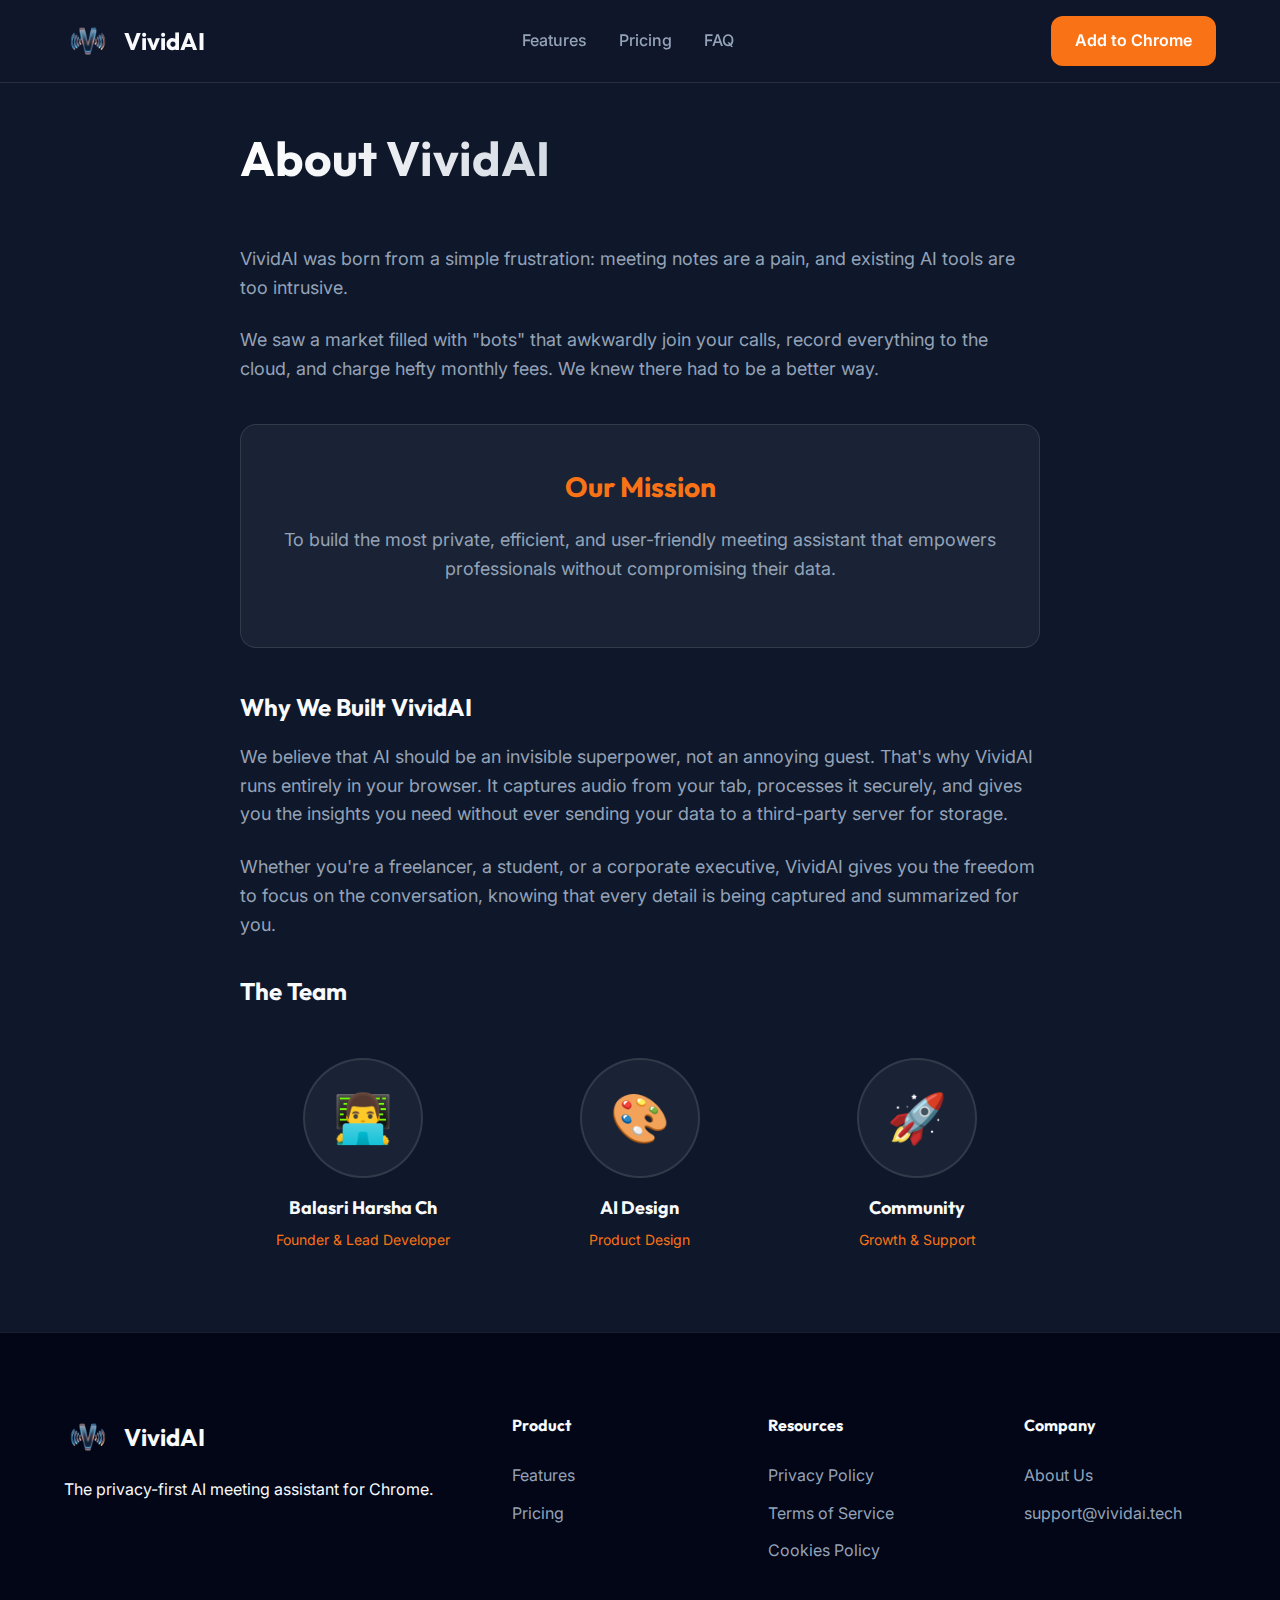
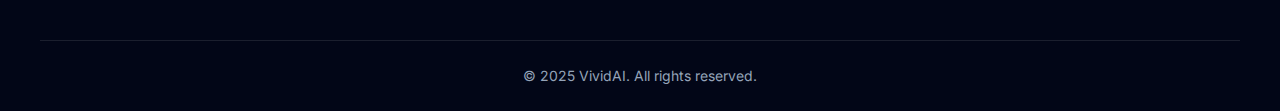
<file: website/about-us.html>
<!DOCTYPE html>
<html lang="en">

<head>
    <meta charset="UTF-8">
    <meta name="viewport" content="width=device-width, initial-scale=1.0">
    
    <!-- Primary SEO Meta Tags -->
    <title>About Us - VividAI | AI Transcriber & Meeting Assistant Team</title>
    <meta name="title" content="About Us - VividAI | AI Transcriber & Meeting Assistant Team">
    <meta name="description" content="Learn about VividAI - the team behind the free AI transcriber, note taker, and meeting recorder. Our mission is to build the most private and efficient meeting assistant.">
    <meta name="keywords" content="vividai, vivid ai, about vividai, ai transcriber team, meeting assistant company, note taker app">
    <meta name="author" content="VividAI">
    <meta name="robots" content="index, follow">
    <link rel="canonical" href="https://vividai.tech/about-us.html">
    
    <!-- Open Graph / Facebook -->
    <meta property="og:type" content="website">
    <meta property="og:url" content="https://vividai.tech/about-us.html">
    <meta property="og:title" content="About Us - VividAI | AI Transcriber Team">
    <meta property="og:description" content="Meet the team behind VividAI - the free AI-powered transcriber and meeting assistant.">
    <meta property="og:image" content="https://vividai.tech/assets/hero-blended.png">
    
    <!-- Twitter Card -->
    <meta name="twitter:card" content="summary_large_image">
    <meta name="twitter:title" content="About Us - VividAI | AI Transcriber Team">
    <meta name="twitter:description" content="Meet the team behind VividAI - the free AI-powered transcriber and meeting assistant.">
    <meta name="twitter:image" content="https://vividai.tech/assets/hero-blended.png">
    
    <link rel="stylesheet" href="style.css">
    <link
        href="https://fonts.googleapis.com/css2?family=Inter:wght@300;400;500;600;700;800&family=Outfit:wght@500;700;800&display=swap"
        rel="stylesheet">
    <link rel="icon" type="image/png" href="assets/logo.png">
    <style>
        .policy-content {
            padding: 120px 0 80px;
            max-width: 800px;
            margin: 0 auto;
        }

        .policy-content h1 {
            font-size: 48px;
            margin-bottom: 48px;
            background: linear-gradient(to right, #fff, #94A3B8);
            -webkit-background-clip: text;
            background-clip: text;
            -webkit-text-fill-color: transparent;
        }

        .policy-content h2 {
            font-size: 24px;
            margin: 32px 0 16px;
            color: var(--text-light);
        }

        .policy-content p {
            color: var(--text-gray);
            margin-bottom: 24px;
            font-size: 18px;
        }

        .mission-box {
            background: var(--glass);
            border: 1px solid var(--glass-border);
            padding: 40px;
            border-radius: 16px;
            margin: 40px 0;
            text-align: center;
        }

        .mission-box h3 {
            font-size: 28px;
            margin-bottom: 16px;
            color: var(--primary);
        }

        .team-grid {
            display: grid;
            grid-template-columns: repeat(auto-fit, minmax(200px, 1fr));
            gap: 32px;
            margin-top: 48px;
        }

        .team-member {
            text-align: center;
        }

        .team-avatar {
            width: 120px;
            height: 120px;
            background: var(--glass);
            border-radius: 50%;
            margin: 0 auto 16px;
            display: flex;
            align-items: center;
            justify-content: center;
            font-size: 48px;
            border: 2px solid var(--glass-border);
        }

        .team-member h4 {
            font-size: 18px;
            margin-bottom: 4px;
        }

        .team-member span {
            color: var(--primary);
            font-size: 14px;
        }
    </style>
</head>

<body>
    <nav class="navbar">
        <div class="container nav-container">
            <a href="index.html" class="logo">
                <img src="assets/logo.png" alt="VividAI Logo">
                <span>VividAI</span>
            </a>
            <div class="nav-links">
                <a href="index.html#features">Features</a>
                <a href="index.html#pricing">Pricing</a>
                <a href="index.html#faq">FAQ</a>
            </div>
            <a href="#" class="btn btn-primary nav-cta">Add to Chrome</a>
        </div>
    </nav>

    <div class="container policy-content">
        <h1>About VividAI</h1>

        <p>VividAI was born from a simple frustration: meeting notes are a pain, and existing AI tools are too
            intrusive.</p>

        <p>We saw a market filled with "bots" that awkwardly join your calls, record everything to the cloud, and charge
            hefty monthly fees. We knew there had to be a better way.</p>

        <div class="mission-box">
            <h3>Our Mission</h3>
            <p>To build the most private, efficient, and user-friendly meeting assistant that empowers professionals
                without compromising their data.</p>
        </div>

        <h2>Why We Built VividAI</h2>
        <p>We believe that AI should be an invisible superpower, not an annoying guest. That's why VividAI runs entirely
            in your browser. It captures audio from your tab, processes it securely, and gives you the insights you need
            without ever sending your data to a third-party server for storage.</p>

        <p>Whether you're a freelancer, a student, or a corporate executive, VividAI gives you the freedom to focus on
            the conversation, knowing that every detail is being captured and summarized for you.</p>

        <h2>The Team</h2>
        <div class="team-grid">
            <div class="team-member">
                <div class="team-avatar">👨‍💻</div>
                <h4>Balasri Harsha Ch</h4>
                <span>Founder & Lead Developer</span>
            </div>
            <div class="team-member">
                <div class="team-avatar">🎨</div>
                <h4>AI Design</h4>
                <span>Product Design</span>
            </div>
            <div class="team-member">
                <div class="team-avatar">🚀</div>
                <h4>Community</h4>
                <span>Growth & Support</span>
            </div>
        </div>
    </div>

    <footer>
        <div class="container footer-container">
            <div class="footer-col">
                <a href="index.html" class="logo">
                    <img src="assets/logo.png" alt="VividAI Logo">
                    <span>VividAI</span>
                </a>
                <p>The privacy-first AI meeting assistant for Chrome.</p>
            </div>
            <div class="footer-col">
                <h4>Product</h4>
                <a href="index.html#features">Features</a>
                <a href="index.html#pricing">Pricing</a>
            </div>
            <div class="footer-col">
                <h4>Resources</h4>
                <a href="privacy-policy.html">Privacy Policy</a>
                <a href="terms-of-service.html">Terms of Service</a>
                <a href="cookies-policy.html">Cookies Policy</a>
            </div>
            <div class="footer-col">
                <h4>Company</h4>
                <a href="about-us.html">About Us</a>
                <a href="mailto:support@vividai.tech">support@vividai.tech</a>
            </div>
        </div>
        <div class="container copyright">
            <p>&copy; 2025 VividAI. All rights reserved.</p>
        </div>
    </footer>
</body>

</html>
</file>
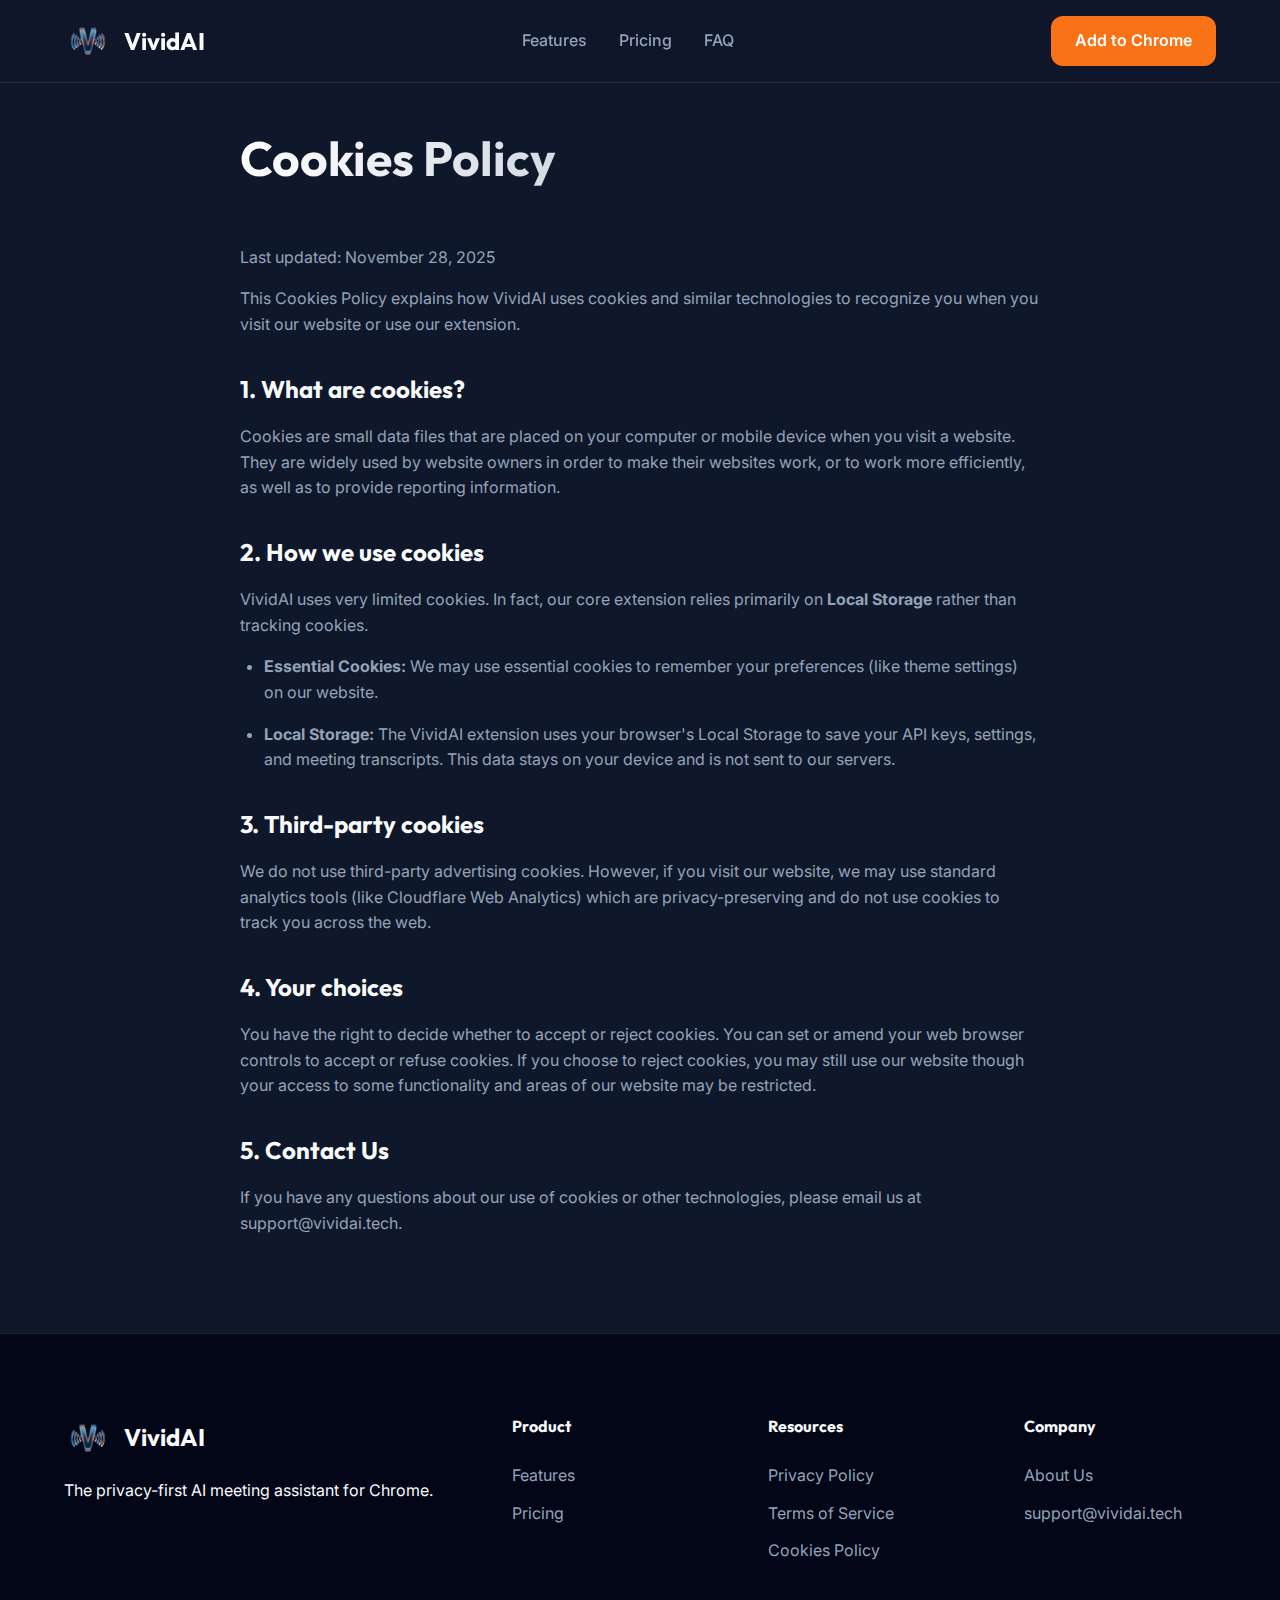
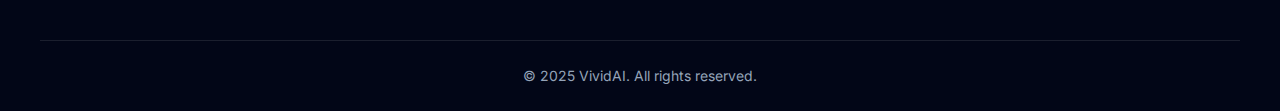
<file: website/cookies-policy.html>
<!DOCTYPE html>
<html lang="en">

<head>
    <meta charset="UTF-8">
    <meta name="viewport" content="width=device-width, initial-scale=1.0">
    
    <!-- Primary SEO Meta Tags -->
    <title>Cookies Policy - VividAI | AI Transcriber & Note Taker</title>
    <meta name="title" content="Cookies Policy - VividAI | AI Transcriber & Note Taker">
    <meta name="description" content="VividAI Cookies Policy. Learn how our AI transcriber and meeting recorder uses cookies and local storage to protect your privacy.">
    <meta name="keywords" content="vividai cookies, ai transcriber cookies policy, meeting recorder privacy, local storage">
    <meta name="author" content="VividAI">
    <meta name="robots" content="index, follow">
    <link rel="canonical" href="https://vividai.tech/cookies-policy.html">
    
    <!-- Open Graph / Facebook -->
    <meta property="og:type" content="website">
    <meta property="og:url" content="https://vividai.tech/cookies-policy.html">
    <meta property="og:title" content="Cookies Policy - VividAI">
    <meta property="og:description" content="Learn how VividAI uses cookies and local storage.">
    <meta property="og:image" content="https://vividai.tech/assets/hero-blended.png">
    
    <!-- Twitter Card -->
    <meta name="twitter:card" content="summary">
    <meta name="twitter:title" content="Cookies Policy - VividAI">
    <meta name="twitter:description" content="Learn how VividAI uses cookies and local storage.">
    
    <link rel="stylesheet" href="style.css">
    <link
        href="https://fonts.googleapis.com/css2?family=Inter:wght@300;400;500;600;700;800&family=Outfit:wght@500;700;800&display=swap"
        rel="stylesheet">
    <link rel="icon" type="image/png" href="assets/logo.png">
    <style>
        .policy-content {
            padding: 120px 0 80px;
            max-width: 800px;
            margin: 0 auto;
        }

        .policy-content h1 {
            font-size: 48px;
            margin-bottom: 48px;
            background: linear-gradient(to right, #fff, #94A3B8);
            -webkit-background-clip: text;
            background-clip: text;
            -webkit-text-fill-color: transparent;
        }

        .policy-content h2 {
            font-size: 24px;
            margin: 32px 0 16px;
            color: var(--text-light);
        }

        .policy-content p,
        .policy-content li {
            color: var(--text-gray);
            margin-bottom: 16px;
        }

        .policy-content ul {
            padding-left: 24px;
            margin-bottom: 24px;
        }
    </style>
</head>

<body>
    <nav class="navbar">
        <div class="container nav-container">
            <a href="index.html" class="logo">
                <img src="assets/logo.png" alt="VividAI Logo">
                <span>VividAI</span>
            </a>
            <div class="nav-links">
                <a href="index.html#features">Features</a>
                <a href="index.html#pricing">Pricing</a>
                <a href="index.html#faq">FAQ</a>
            </div>
            <a href="#" class="btn btn-primary nav-cta">Add to Chrome</a>
        </div>
    </nav>

    <div class="container policy-content">
        <h1>Cookies Policy</h1>
        <p>Last updated: November 28, 2025</p>

        <p>This Cookies Policy explains how VividAI uses cookies and similar technologies to recognize you when you
            visit our website or use our extension.</p>

        <h2>1. What are cookies?</h2>
        <p>Cookies are small data files that are placed on your computer or mobile device when you visit a website. They
            are widely used by website owners in order to make their websites work, or to work more efficiently, as well
            as to provide reporting information.</p>

        <h2>2. How we use cookies</h2>
        <p>VividAI uses very limited cookies. In fact, our core extension relies primarily on <strong>Local
                Storage</strong> rather than tracking cookies.</p>
        <ul>
            <li><strong>Essential Cookies:</strong> We may use essential cookies to remember your preferences (like
                theme settings) on our website.</li>
            <li><strong>Local Storage:</strong> The VividAI extension uses your browser's Local Storage to save your API
                keys, settings, and meeting transcripts. This data stays on your device and is not sent to our servers.
            </li>
        </ul>

        <h2>3. Third-party cookies</h2>
        <p>We do not use third-party advertising cookies. However, if you visit our website, we may use standard
            analytics tools (like Cloudflare Web Analytics) which are privacy-preserving and do not use cookies to track
            you across the web.</p>

        <h2>4. Your choices</h2>
        <p>You have the right to decide whether to accept or reject cookies. You can set or amend your web browser
            controls to accept or refuse cookies. If you choose to reject cookies, you may still use our website though
            your access to some functionality and areas of our website may be restricted.</p>

        <h2>5. Contact Us</h2>
        <p>If you have any questions about our use of cookies or other technologies, please email us at
            support@vividai.tech.</p>
    </div>

    <footer>
        <div class="container footer-container">
            <div class="footer-col">
                <a href="index.html" class="logo">
                    <img src="assets/logo.png" alt="VividAI Logo">
                    <span>VividAI</span>
                </a>
                <p>The privacy-first AI meeting assistant for Chrome.</p>
            </div>
            <div class="footer-col">
                <h4>Product</h4>
                <a href="index.html#features">Features</a>
                <a href="index.html#pricing">Pricing</a>
            </div>
            <div class="footer-col">
                <h4>Resources</h4>
                <a href="privacy-policy.html">Privacy Policy</a>
                <a href="terms-of-service.html">Terms of Service</a>
                <a href="cookies-policy.html">Cookies Policy</a>
            </div>
            <div class="footer-col">
                <h4>Company</h4>
                <a href="about-us.html">About Us</a>
                <a href="mailto:support@vividai.tech">support@vividai.tech</a>
            </div>
        </div>
        <div class="container copyright">
            <p>&copy; 2025 VividAI. All rights reserved.</p>
        </div>
    </footer>
</body>

</html>
</file>
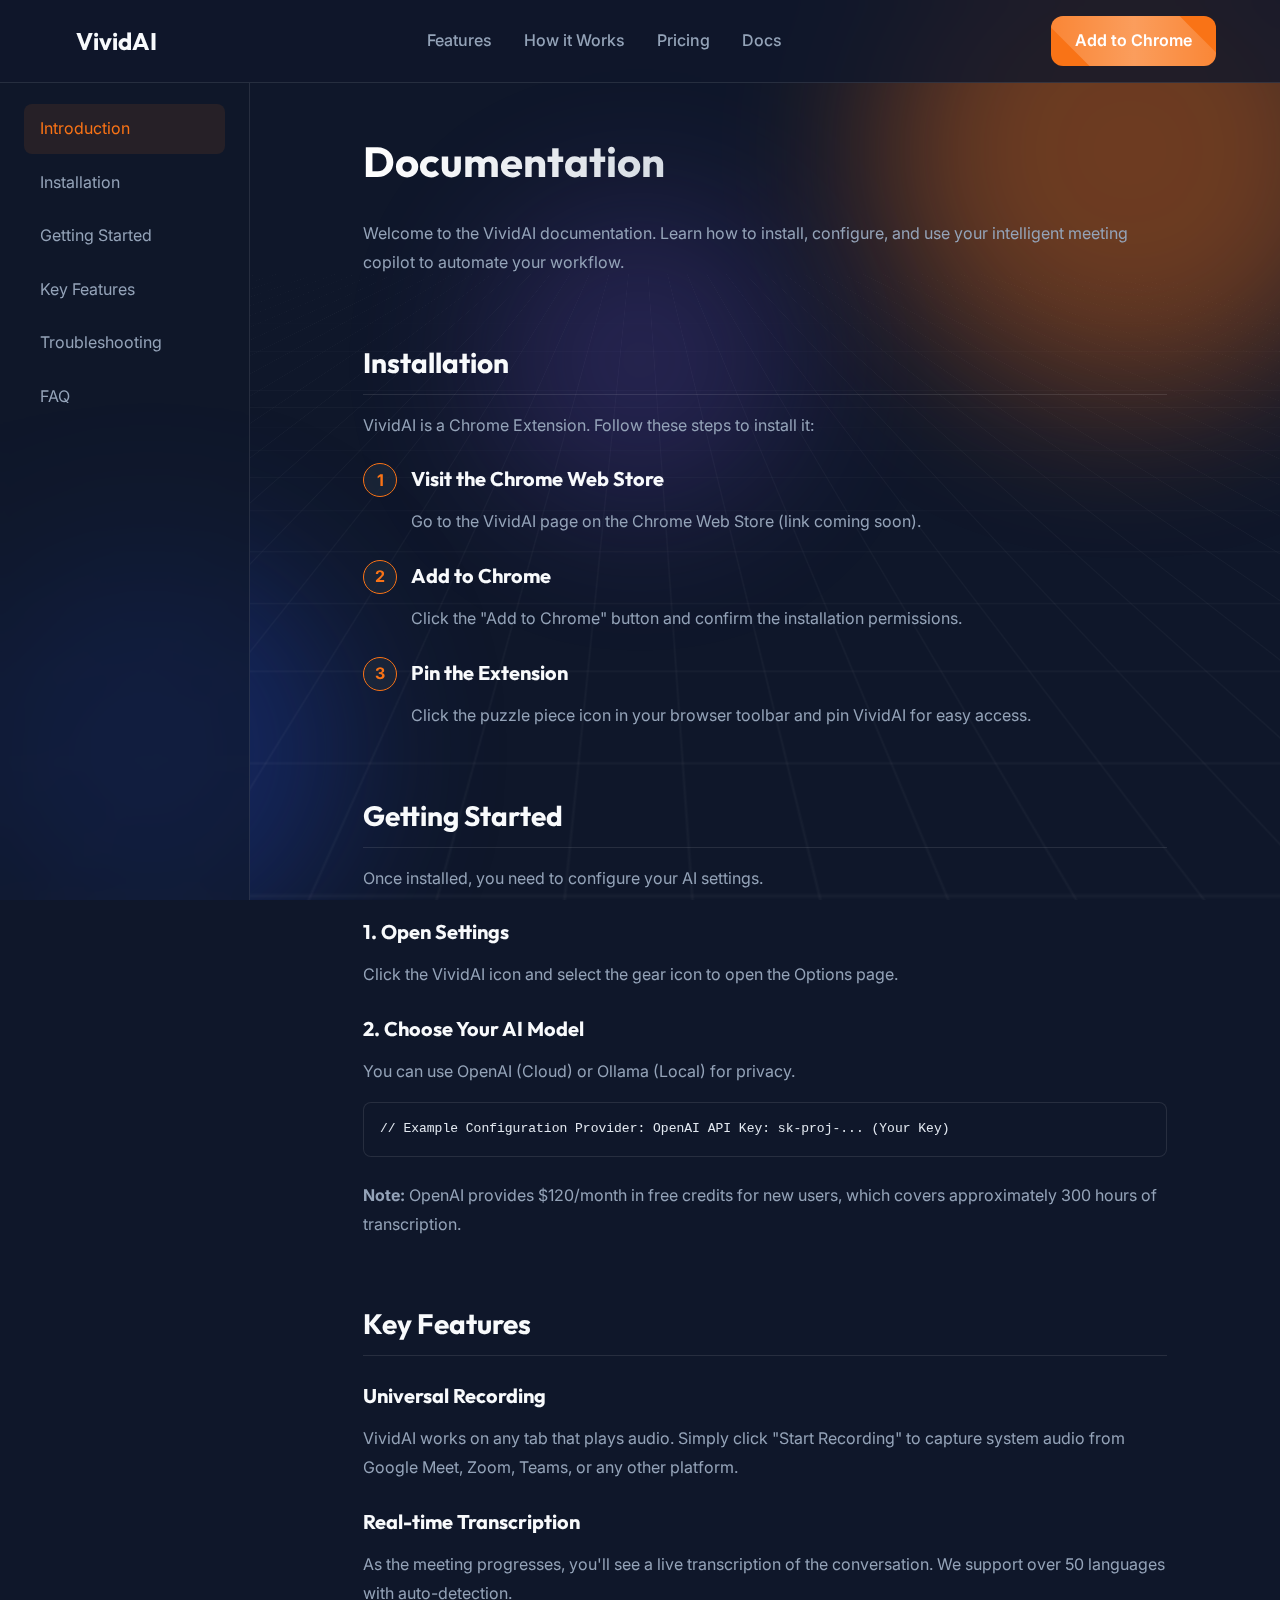
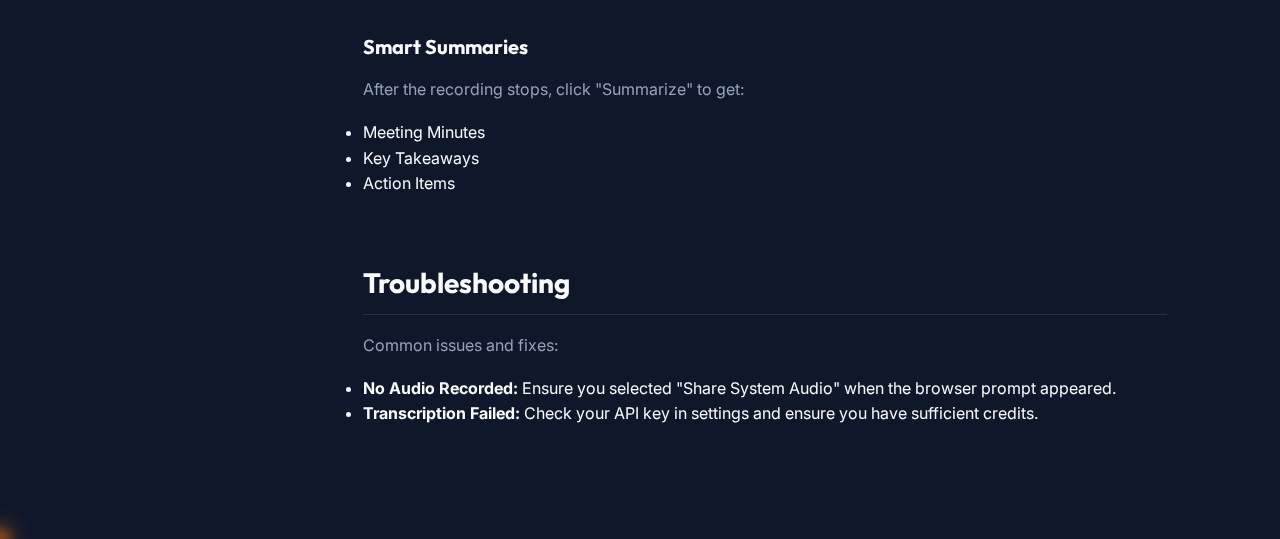
<file: website/docs.html>
<!DOCTYPE html>
<html lang="en">

<head>
    <meta charset="UTF-8">
    <meta name="viewport" content="width=device-width, initial-scale=1.0">
    
    <!-- Primary SEO Meta Tags -->
    <title>VividAI Documentation - How to Use AI Transcriber & Note Taker</title>
    <meta name="title" content="VividAI Documentation - How to Use AI Transcriber & Note Taker">
    <meta name="description" content="Complete guide to using VividAI - the free AI transcriber, note taker, and meeting recorder. Learn installation, setup, and features for transcription on Google Meet, Zoom, Teams.">
    <meta name="keywords" content="vividai docs, how to transcribe meetings, ai transcriber guide, note taker tutorial, meeting recorder help, transcription software guide">
    <meta name="author" content="VividAI">
    <meta name="robots" content="index, follow">
    <link rel="canonical" href="https://vividai.tech/docs.html">
    
    <!-- Open Graph / Facebook -->
    <meta property="og:type" content="article">
    <meta property="og:url" content="https://vividai.tech/docs.html">
    <meta property="og:title" content="VividAI Documentation - AI Transcriber Guide">
    <meta property="og:description" content="Learn how to use VividAI for meeting transcription, note taking, and AI summaries.">
    <meta property="og:image" content="https://vividai.tech/assets/hero-blended.png">
    
    <!-- Twitter Card -->
    <meta name="twitter:card" content="summary_large_image">
    <meta name="twitter:title" content="VividAI Documentation - AI Transcriber Guide">
    <meta name="twitter:description" content="Learn how to use VividAI for meeting transcription, note taking, and AI summaries.">
    <meta name="twitter:image" content="https://vividai.tech/assets/hero-blended.png">
    
    <link rel="icon" type="image/png" href="assets/logo.png">
    <link rel="preconnect" href="https://fonts.googleapis.com">
    <link rel="preconnect" href="https://fonts.gstatic.com" crossorigin>
    <link href="https://fonts.googleapis.com/css2?family=Inter:wght@300;400;500;600;700;800&family=Outfit:wght@500;700;800&display=swap" rel="stylesheet">
    <link rel="stylesheet" href="style.css">
    <style>
        /* Docs Specific Styles */
        .docs-layout {
            display: grid;
            grid-template-columns: 250px 1fr;
            min-height: 100vh;
            padding-top: 80px;
            /* Space for fixed navbar */
        }

        .docs-sidebar {
            background: rgba(15, 23, 42, 0.6);
            backdrop-filter: blur(10px);
            border-right: 1px solid var(--glass-border);
            padding: 24px;
            position: fixed;
            top: 80px;
            bottom: 0;
            width: 250px;
            overflow-y: auto;
        }

        .docs-content {
            grid-column: 2;
            padding: 48px;
            max-width: 900px;
            margin: 0 auto;
        }

        .docs-nav-item {
            display: block;
            padding: 12px 16px;
            color: var(--text-gray);
            text-decoration: none;
            border-radius: 8px;
            margin-bottom: 4px;
            transition: all 0.2s ease;
        }

        .docs-nav-item:hover,
        .docs-nav-item.active {
            background: rgba(249, 115, 22, 0.1);
            color: var(--primary);
        }

        .docs-section {
            margin-bottom: 64px;
            scroll-margin-top: 100px;
        }

        .docs-section h1 {
            font-size: 42px;
            margin-bottom: 24px;
            background: linear-gradient(to right, #fff, #94A3B8);
            -webkit-background-clip: text;
            background-clip: text;
            -webkit-text-fill-color: transparent;
        }

        .docs-section h2 {
            font-size: 28px;
            margin-bottom: 16px;
            color: var(--text-light);
            border-bottom: 1px solid var(--glass-border);
            padding-bottom: 8px;
        }

        .docs-section h3 {
            font-size: 20px;
            margin: 24px 0 12px;
            color: var(--text-light);
        }

        .docs-section p {
            color: var(--text-gray);
            line-height: 1.8;
            margin-bottom: 16px;
        }

        .code-block {
            background: #0f172a;
            border: 1px solid var(--glass-border);
            border-radius: 8px;
            padding: 16px;
            font-family: monospace;
            color: #e2e8f0;
            overflow-x: auto;
            margin-bottom: 24px;
        }

        .step-list {
            counter-reset: step;
            list-style: none;
            padding: 0;
        }

        .step-list li {
            position: relative;
            padding-left: 48px;
            margin-bottom: 24px;
        }

        .step-list li::before {
            counter-increment: step;
            content: counter(step);
            position: absolute;
            left: 0;
            top: 0;
            width: 32px;
            height: 32px;
            background: var(--glass);
            border: 1px solid var(--primary);
            color: var(--primary);
            border-radius: 50%;
            display: flex;
            align-items: center;
            justify-content: center;
            font-weight: bold;
        }

        @media (max-width: 768px) {
            .docs-layout {
                grid-template-columns: 1fr;
            }

            .docs-sidebar {
                display: none;
                /* Mobile menu needed in real app */
            }

            .docs-content {
                grid-column: 1;
                padding: 24px;
            }
        }
    </style>
</head>

<body>
    <!-- Global Immersive Background -->
    <div class="global-bg">
        <div class="grid-overlay"></div>
        <div class="glow-orb orb-1"></div>
        <div class="glow-orb orb-2"></div>
        <div class="glow-orb orb-3"></div>
    </div>

    <!-- Navbar -->
    <nav class="navbar">
        <div class="container nav-container">
            <a href="index.html" class="logo">
                <div class="logo-icon">
                    <div class="logo-bar bar-1"></div>
                    <div class="logo-bar bar-2"></div>
                    <div class="logo-bar bar-3"></div>
                </div>
                VividAI
            </a>
            <div class="nav-links">
                <a href="index.html#features">Features</a>
                <a href="index.html#how-it-works">How it Works</a>
                <a href="index.html#pricing">Pricing</a>
                <a href="docs.html" class="active">Docs</a>
            </div>
            <a href="#" class="btn btn-primary btn-glow">Add to Chrome</a>
        </div>
    </nav>

    <div class="docs-layout">
        <aside class="docs-sidebar">
            <nav>
                <a href="#introduction" class="docs-nav-item active">Introduction</a>
                <a href="#installation" class="docs-nav-item">Installation</a>
                <a href="#getting-started" class="docs-nav-item">Getting Started</a>
                <a href="#features" class="docs-nav-item">Key Features</a>
                <a href="#troubleshooting" class="docs-nav-item">Troubleshooting</a>
                <a href="#faq" class="docs-nav-item">FAQ</a>
            </nav>
        </aside>

        <main class="docs-content">
            <section id="introduction" class="docs-section">
                <h1>Documentation</h1>
                <p>Welcome to the VividAI documentation. Learn how to install, configure, and use your intelligent
                    meeting copilot to automate your workflow.</p>
            </section>

            <section id="installation" class="docs-section">
                <h2>Installation</h2>
                <p>VividAI is a Chrome Extension. Follow these steps to install it:</p>
                <ol class="step-list">
                    <li>
                        <h3>Visit the Chrome Web Store</h3>
                        <p>Go to the VividAI page on the Chrome Web Store (link coming soon).</p>
                    </li>
                    <li>
                        <h3>Add to Chrome</h3>
                        <p>Click the "Add to Chrome" button and confirm the installation permissions.</p>
                    </li>
                    <li>
                        <h3>Pin the Extension</h3>
                        <p>Click the puzzle piece icon in your browser toolbar and pin VividAI for easy access.</p>
                    </li>
                </ol>
            </section>

            <section id="getting-started" class="docs-section">
                <h2>Getting Started</h2>
                <p>Once installed, you need to configure your AI settings.</p>

                <h3>1. Open Settings</h3>
                <p>Click the VividAI icon and select the gear icon to open the Options page.</p>

                <h3>2. Choose Your AI Model</h3>
                <p>You can use OpenAI (Cloud) or Ollama (Local) for privacy.</p>
                <div class="code-block">
                    // Example Configuration
                    Provider: OpenAI
                    API Key: sk-proj-... (Your Key)
                </div>
                <p><strong>Note:</strong> OpenAI provides $120/month in free credits for new users, which covers
                    approximately 300 hours of transcription.</p>
            </section>

            <section id="features" class="docs-section">
                <h2>Key Features</h2>

                <h3>Universal Recording</h3>
                <p>VividAI works on any tab that plays audio. Simply click "Start Recording" to capture system audio
                    from Google Meet, Zoom, Teams, or any other platform.</p>

                <h3>Real-time Transcription</h3>
                <p>As the meeting progresses, you'll see a live transcription of the conversation. We support over 50
                    languages with auto-detection.</p>

                <h3>Smart Summaries</h3>
                <p>After the recording stops, click "Summarize" to get:</p>
                <ul>
                    <li>Meeting Minutes</li>
                    <li>Key Takeaways</li>
                    <li>Action Items</li>
                </ul>
            </section>

            <section id="troubleshooting" class="docs-section">
                <h2>Troubleshooting</h2>
                <p>Common issues and fixes:</p>
                <ul>
                    <li><strong>No Audio Recorded:</strong> Ensure you selected "Share System Audio" when the browser
                        prompt appeared.</li>
                    <li><strong>Transcription Failed:</strong> Check your API key in settings and ensure you have
                        sufficient credits.</li>
                </ul>
            </section>
        </main>
    </div>

    <!-- Cursor Follower Script -->
    <script>
        const cursor = document.createElement('div');
        cursor.classList.add('cursor-follower');
        document.body.appendChild(cursor);

        document.addEventListener('mousemove', (e) => {
            cursor.style.left = e.clientX + 'px';
            cursor.style.top = e.clientY + 'px';
        });

        document.querySelectorAll('a, button, .docs-nav-item').forEach(el => {
            el.addEventListener('mouseenter', () => {
                cursor.style.transform = 'translate(-50%, -50%) scale(2.5)';
                cursor.style.background = 'rgba(249, 115, 22, 0.2)';
            });
            el.addEventListener('mouseleave', () => {
                cursor.style.transform = 'translate(-50%, -50%) scale(1)';
                cursor.style.background = 'rgba(249, 115, 22, 0.5)';
            });
        });
    </script>
</body>

</html>
</file>
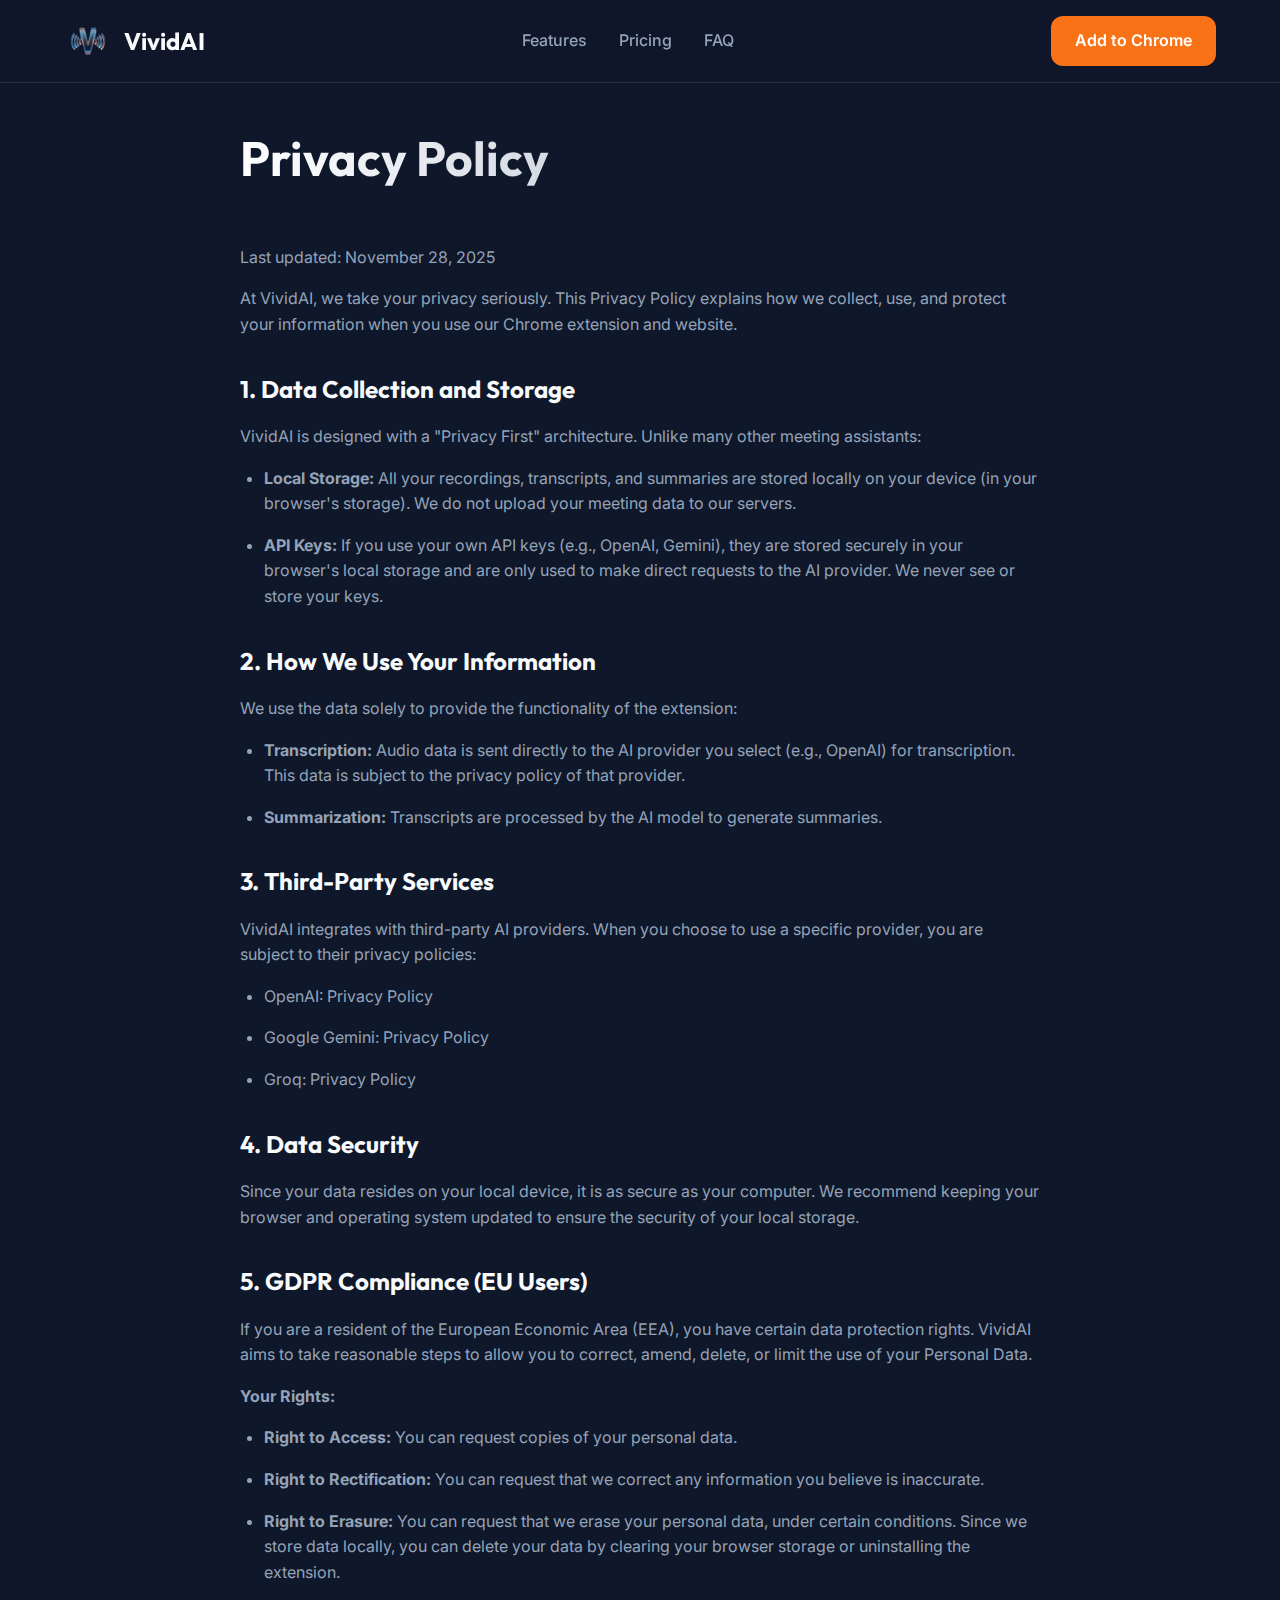
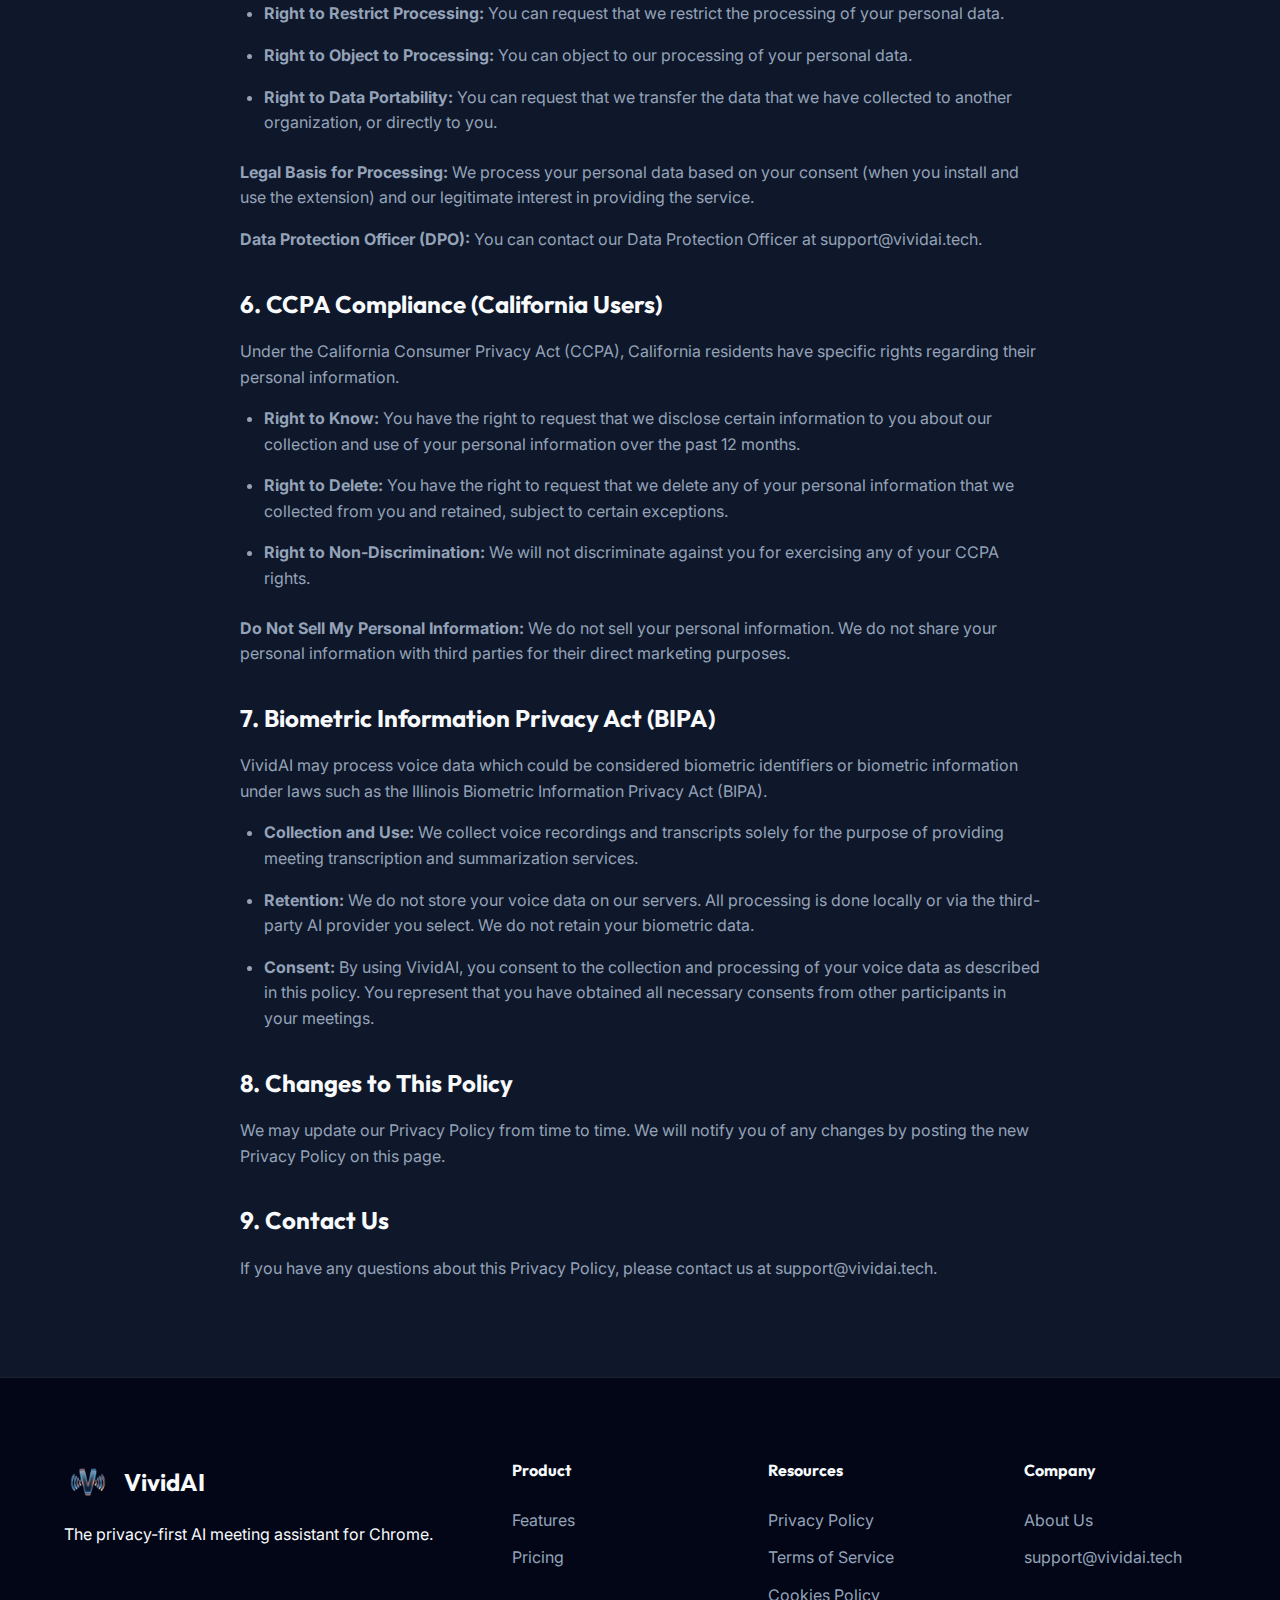
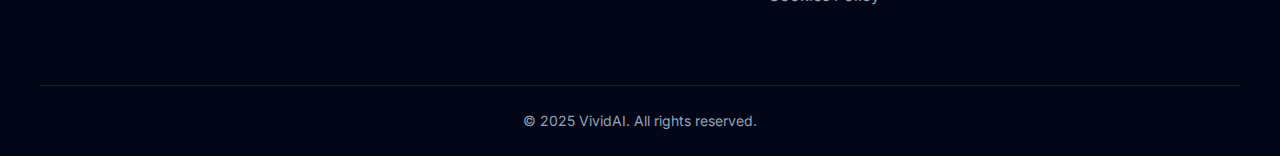
<file: website/privacy-policy.html>
<!DOCTYPE html>
<html lang="en">

<head>
    <meta charset="UTF-8">
    <meta name="viewport" content="width=device-width, initial-scale=1.0">
    
    <!-- Primary SEO Meta Tags -->
    <title>Privacy Policy - VividAI | Secure AI Transcriber & Note Taker</title>
    <meta name="title" content="Privacy Policy - VividAI | Secure AI Transcriber & Note Taker">
    <meta name="description" content="VividAI Privacy Policy. Learn how we protect your data with our privacy-first AI transcriber and meeting recorder. Local storage, no cloud uploads, GDPR compliant.">
    <meta name="keywords" content="vividai privacy, ai transcriber privacy policy, secure meeting recorder, private note taker, GDPR compliant transcription">
    <meta name="author" content="VividAI">
    <meta name="robots" content="index, follow">
    <link rel="canonical" href="https://vividai.tech/privacy-policy.html">
    
    <!-- Open Graph / Facebook -->
    <meta property="og:type" content="website">
    <meta property="og:url" content="https://vividai.tech/privacy-policy.html">
    <meta property="og:title" content="Privacy Policy - VividAI">
    <meta property="og:description" content="Learn how VividAI protects your data with privacy-first architecture.">
    <meta property="og:image" content="https://vividai.tech/assets/hero-blended.png">
    
    <!-- Twitter Card -->
    <meta name="twitter:card" content="summary">
    <meta name="twitter:title" content="Privacy Policy - VividAI">
    <meta name="twitter:description" content="Learn how VividAI protects your data with privacy-first architecture.">
    
    <link rel="stylesheet" href="style.css">
    <link
        href="https://fonts.googleapis.com/css2?family=Inter:wght@300;400;500;600;700;800&family=Outfit:wght@500;700;800&display=swap"
        rel="stylesheet">
    <link rel="icon" type="image/png" href="assets/logo.png">
    <style>
        .policy-content {
            padding: 120px 0 80px;
            max-width: 800px;
            margin: 0 auto;
        }

        .policy-content h1 {
            font-size: 48px;
            margin-bottom: 48px;
            background: linear-gradient(to right, #fff, #94A3B8);
            -webkit-background-clip: text;
            background-clip: text;
            -webkit-text-fill-color: transparent;
        }

        .policy-content h2 {
            font-size: 24px;
            margin: 32px 0 16px;
            color: var(--text-light);
        }

        .policy-content p,
        .policy-content li {
            color: var(--text-gray);
            margin-bottom: 16px;
        }

        .policy-content ul {
            padding-left: 24px;
            margin-bottom: 24px;
        }
    </style>
</head>

<body>
    <nav class="navbar">
        <div class="container nav-container">
            <a href="index.html" class="logo">
                <img src="assets/logo.png" alt="VividAI Logo">
                <span>VividAI</span>
            </a>
            <div class="nav-links">
                <a href="index.html#features">Features</a>
                <a href="index.html#pricing">Pricing</a>
                <a href="index.html#faq">FAQ</a>
            </div>
            <a href="#" class="btn btn-primary nav-cta">Add to Chrome</a>
        </div>
    </nav>

    <div class="container policy-content">
        <h1>Privacy Policy</h1>
        <p>Last updated: November 28, 2025</p>

        <p>At VividAI, we take your privacy seriously. This Privacy Policy explains how we collect, use, and protect
            your information when you use our Chrome extension and website.</p>

        <h2>1. Data Collection and Storage</h2>
        <p>VividAI is designed with a "Privacy First" architecture. Unlike many other meeting assistants:</p>
        <ul>
            <li><strong>Local Storage:</strong> All your recordings, transcripts, and summaries are stored locally on
                your device (in your browser's storage). We do not upload your meeting data to our servers.</li>
            <li><strong>API Keys:</strong> If you use your own API keys (e.g., OpenAI, Gemini), they are stored securely
                in your browser's local storage and are only used to make direct requests to the AI provider. We never
                see or store your keys.</li>
        </ul>

        <h2>2. How We Use Your Information</h2>
        <p>We use the data solely to provide the functionality of the extension:</p>
        <ul>
            <li><strong>Transcription:</strong> Audio data is sent directly to the AI provider you select (e.g., OpenAI)
                for transcription. This data is subject to the privacy policy of that provider.</li>
            <li><strong>Summarization:</strong> Transcripts are processed by the AI model to generate summaries.</li>
        </ul>

        <h2>3. Third-Party Services</h2>
        <p>VividAI integrates with third-party AI providers. When you choose to use a specific provider, you are subject
            to their privacy policies:</p>
        <ul>
            <li>OpenAI: <a href="https://openai.com/privacy" target="_blank">Privacy Policy</a></li>
            <li>Google Gemini: <a href="https://policies.google.com/privacy" target="_blank">Privacy Policy</a></li>
            <li>Groq: <a href="https://groq.com/privacy" target="_blank">Privacy Policy</a></li>
        </ul>

        <h2>4. Data Security</h2>
        <p>Since your data resides on your local device, it is as secure as your computer. We recommend keeping your
            browser and operating system updated to ensure the security of your local storage.</p>

        <h2>5. GDPR Compliance (EU Users)</h2>
        <p>If you are a resident of the European Economic Area (EEA), you have certain data protection rights. VividAI
            aims to take reasonable steps to allow you to correct, amend, delete, or limit the use of your Personal
            Data.</p>
        <p><strong>Your Rights:</strong></p>
        <ul>
            <li><strong>Right to Access:</strong> You can request copies of your personal data.</li>
            <li><strong>Right to Rectification:</strong> You can request that we correct any information you believe is
                inaccurate.</li>
            <li><strong>Right to Erasure:</strong> You can request that we erase your personal data, under certain
                conditions. Since we store data locally, you can delete your data by clearing your browser storage or
                uninstalling the extension.</li>
            <li><strong>Right to Restrict Processing:</strong> You can request that we restrict the processing of your
                personal data.</li>
            <li><strong>Right to Object to Processing:</strong> You can object to our processing of your personal data.
            </li>
            <li><strong>Right to Data Portability:</strong> You can request that we transfer the data that we have
                collected to another organization, or directly to you.</li>
        </ul>
        <p><strong>Legal Basis for Processing:</strong> We process your personal data based on your consent (when you
            install and use the extension) and our legitimate interest in providing the service.</p>
        <p><strong>Data Protection Officer (DPO):</strong> You can contact our Data Protection Officer at
            support@vividai.tech.</p>

        <h2>6. CCPA Compliance (California Users)</h2>
        <p>Under the California Consumer Privacy Act (CCPA), California residents have specific rights regarding their
            personal information.</p>
        <ul>
            <li><strong>Right to Know:</strong> You have the right to request that we disclose certain information to
                you about our collection and use of your personal information over the past 12 months.</li>
            <li><strong>Right to Delete:</strong> You have the right to request that we delete any of your personal
                information that we collected from you and retained, subject to certain exceptions.</li>
            <li><strong>Right to Non-Discrimination:</strong> We will not discriminate against you for exercising any of
                your CCPA rights.</li>
        </ul>
        <p><strong>Do Not Sell My Personal Information:</strong> We do not sell your personal information. We do not
            share your personal information with third parties for their direct marketing purposes.</p>

        <h2>7. Biometric Information Privacy Act (BIPA)</h2>
        <p>VividAI may process voice data which could be considered biometric identifiers or biometric information under
            laws such as the Illinois Biometric Information Privacy Act (BIPA).</p>
        <ul>
            <li><strong>Collection and Use:</strong> We collect voice recordings and transcripts solely for the purpose
                of providing meeting transcription and summarization services.</li>
            <li><strong>Retention:</strong> We do not store your voice data on our servers. All processing is done
                locally or via the third-party AI provider you select. We do not retain your biometric data.</li>
            <li><strong>Consent:</strong> By using VividAI, you consent to the collection and processing of your voice
                data as described in this policy. You represent that you have obtained all necessary consents from other
                participants in your meetings.</li>
        </ul>

        <h2>8. Changes to This Policy</h2>
        <p>We may update our Privacy Policy from time to time. We will notify you of any changes by posting the new
            Privacy Policy on this page.</p>

        <h2>9. Contact Us</h2>
        <p>If you have any questions about this Privacy Policy, please contact us at support@vividai.tech.</p>
    </div>

    <footer>
        <div class="container footer-container">
            <div class="footer-col">
                <a href="index.html" class="logo">
                    <img src="assets/logo.png" alt="VividAI Logo">
                    <span>VividAI</span>
                </a>
                <p>The privacy-first AI meeting assistant for Chrome.</p>
            </div>
            <div class="footer-col">
                <h4>Product</h4>
                <a href="index.html#features">Features</a>
                <a href="index.html#pricing">Pricing</a>
            </div>
            <div class="footer-col">
                <h4>Resources</h4>
                <a href="privacy-policy.html">Privacy Policy</a>
                <a href="terms-of-service.html">Terms of Service</a>
                <a href="cookies-policy.html">Cookies Policy</a>
            </div>
            <div class="footer-col">
                <h4>Company</h4>
                <a href="about-us.html">About Us</a>
                <a href="mailto:support@vividai.tech">support@vividai.tech</a>
            </div>
        </div>
        <div class="container copyright">
            <p>&copy; 2025 VividAI. All rights reserved.</p>
        </div>
    </footer>
</body>

</html>
</file>
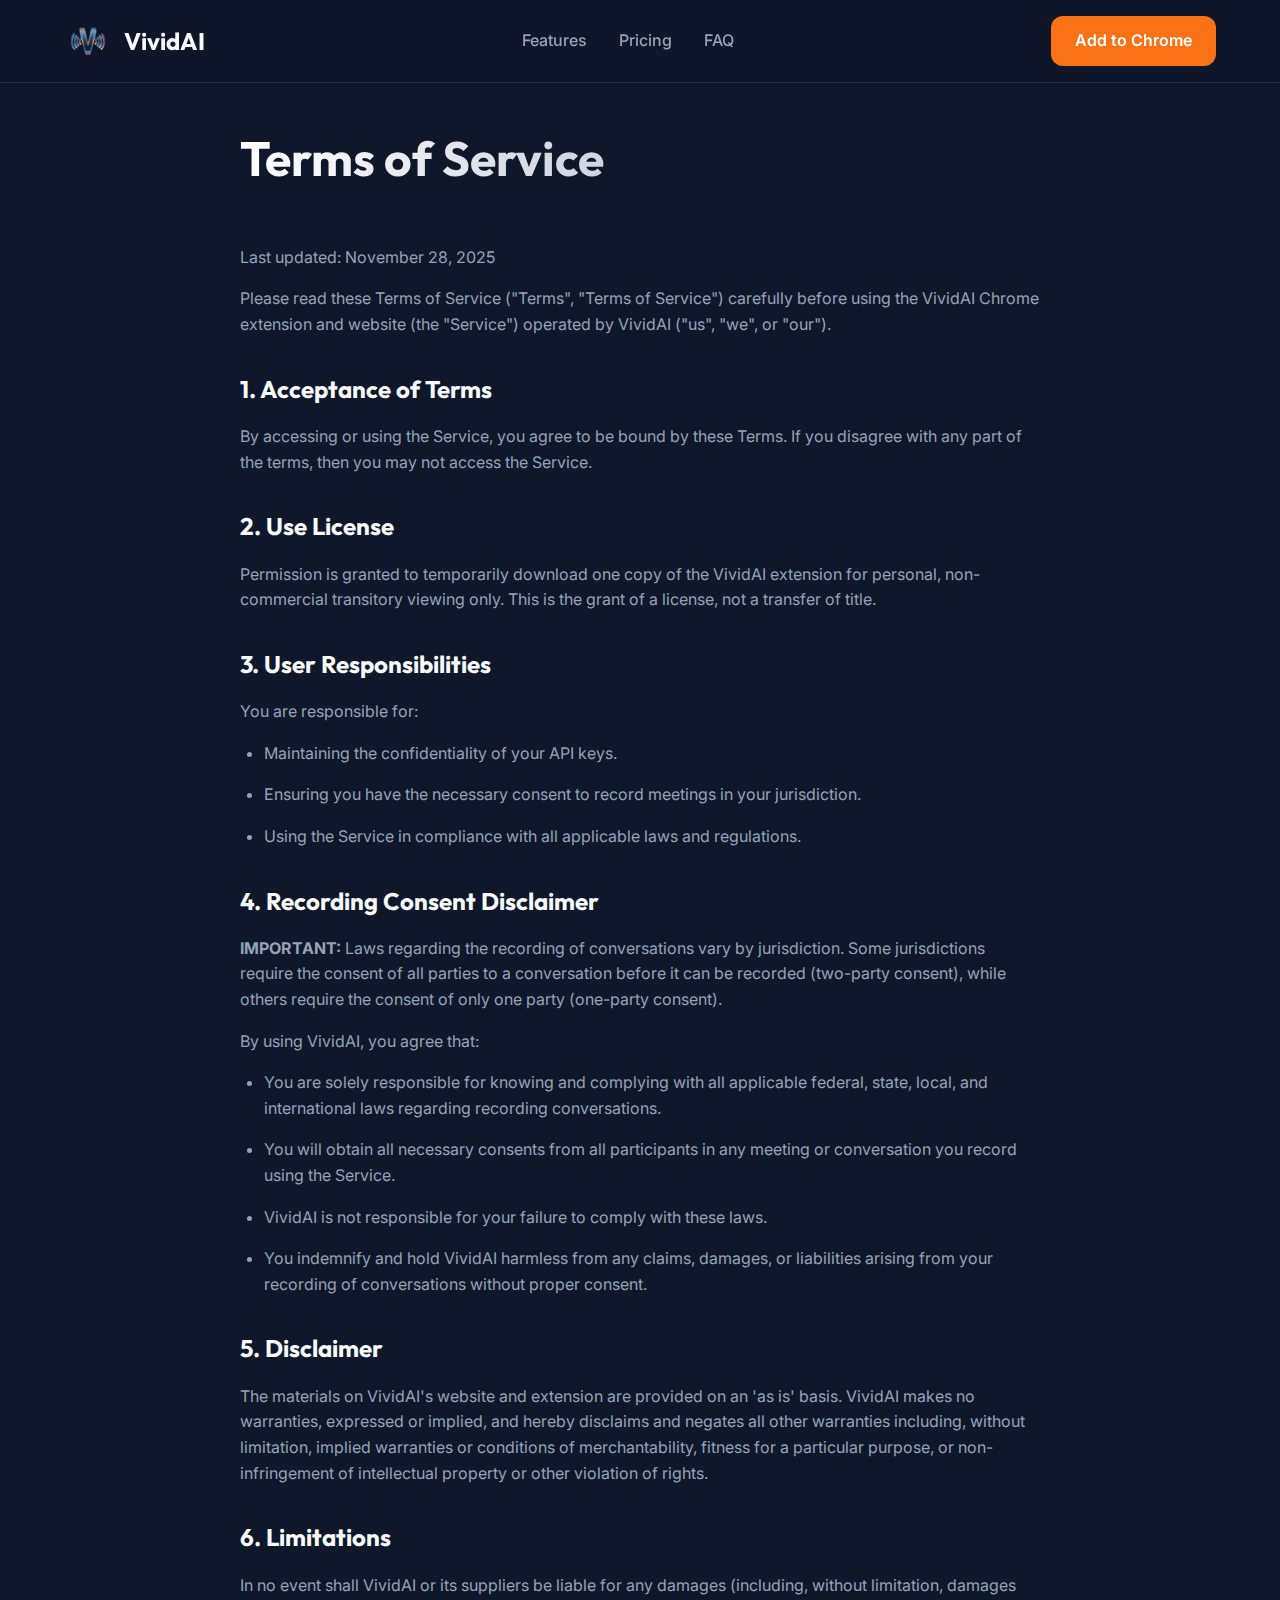
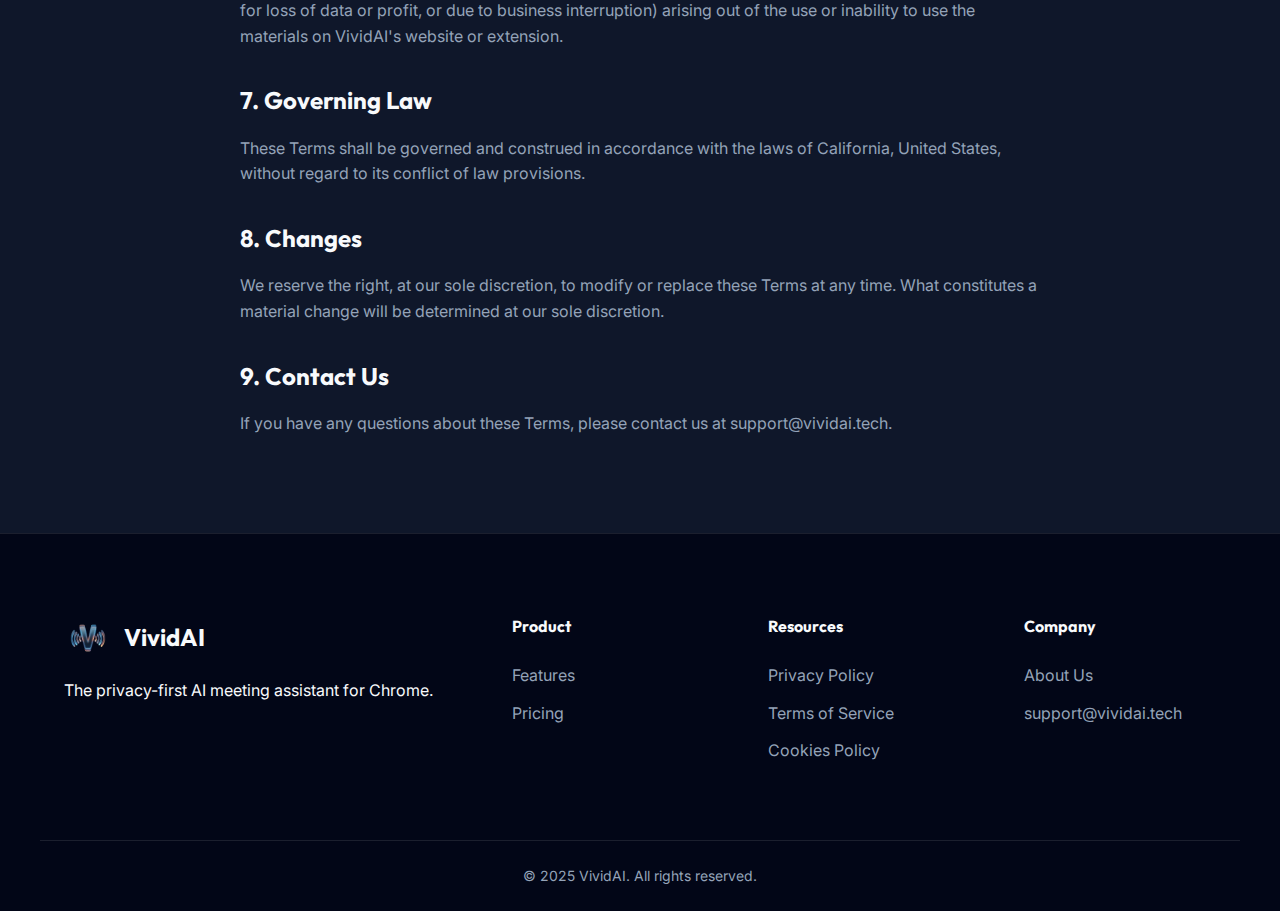
<file: website/terms-of-service.html>
<!DOCTYPE html>
<html lang="en">

<head>
    <meta charset="UTF-8">
    <meta name="viewport" content="width=device-width, initial-scale=1.0">
    
    <!-- Primary SEO Meta Tags -->
    <title>Terms of Service - VividAI | AI Transcriber & Note Taker</title>
    <meta name="title" content="Terms of Service - VividAI | AI Transcriber & Note Taker">
    <meta name="description" content="VividAI Terms of Service. Read our terms for using the free AI transcriber, meeting recorder, and note taker Chrome extension.">
    <meta name="keywords" content="vividai terms, ai transcriber terms of service, meeting recorder terms, note taker agreement">
    <meta name="author" content="VividAI">
    <meta name="robots" content="index, follow">
    <link rel="canonical" href="https://vividai.tech/terms-of-service.html">
    
    <!-- Open Graph / Facebook -->
    <meta property="og:type" content="website">
    <meta property="og:url" content="https://vividai.tech/terms-of-service.html">
    <meta property="og:title" content="Terms of Service - VividAI">
    <meta property="og:description" content="Read VividAI's terms of service for the AI transcriber and meeting assistant.">
    <meta property="og:image" content="https://vividai.tech/assets/hero-blended.png">
    
    <!-- Twitter Card -->
    <meta name="twitter:card" content="summary">
    <meta name="twitter:title" content="Terms of Service - VividAI">
    <meta name="twitter:description" content="Read VividAI's terms of service for the AI transcriber and meeting assistant.">
    
    <link rel="stylesheet" href="style.css">
    <link
        href="https://fonts.googleapis.com/css2?family=Inter:wght@300;400;500;600;700;800&family=Outfit:wght@500;700;800&display=swap"
        rel="stylesheet">
    <link rel="icon" type="image/png" href="assets/logo.png">
    <style>
        .policy-content {
            padding: 120px 0 80px;
            max-width: 800px;
            margin: 0 auto;
        }

        .policy-content h1 {
            font-size: 48px;
            margin-bottom: 48px;
            background: linear-gradient(to right, #fff, #94A3B8);
            -webkit-background-clip: text;
            background-clip: text;
            -webkit-text-fill-color: transparent;
        }

        .policy-content h2 {
            font-size: 24px;
            margin: 32px 0 16px;
            color: var(--text-light);
        }

        .policy-content p,
        .policy-content li {
            color: var(--text-gray);
            margin-bottom: 16px;
        }

        .policy-content ul {
            padding-left: 24px;
            margin-bottom: 24px;
        }
    </style>
</head>

<body>
    <nav class="navbar">
        <div class="container nav-container">
            <a href="index.html" class="logo">
                <img src="assets/logo.png" alt="VividAI Logo">
                <span>VividAI</span>
            </a>
            <div class="nav-links">
                <a href="index.html#features">Features</a>
                <a href="index.html#pricing">Pricing</a>
                <a href="index.html#faq">FAQ</a>
            </div>
            <a href="#" class="btn btn-primary nav-cta">Add to Chrome</a>
        </div>
    </nav>

    <div class="container policy-content">
        <h1>Terms of Service</h1>
        <p>Last updated: November 28, 2025</p>

        <p>Please read these Terms of Service ("Terms", "Terms of Service") carefully before using the VividAI Chrome
            extension and website (the "Service") operated by VividAI ("us", "we", or "our").</p>

        <h2>1. Acceptance of Terms</h2>
        <p>By accessing or using the Service, you agree to be bound by these Terms. If you disagree with any part of the
            terms, then you may not access the Service.</p>

        <h2>2. Use License</h2>
        <p>Permission is granted to temporarily download one copy of the VividAI extension for personal, non-commercial
            transitory viewing only. This is the grant of a license, not a transfer of title.</p>

        <h2>3. User Responsibilities</h2>
        <p>You are responsible for:</p>
        <ul>
            <li>Maintaining the confidentiality of your API keys.</li>
            <li>Ensuring you have the necessary consent to record meetings in your jurisdiction.</li>
            <li>Using the Service in compliance with all applicable laws and regulations.</li>
        </ul>

        <h2>4. Recording Consent Disclaimer</h2>
        <p><strong>IMPORTANT:</strong> Laws regarding the recording of conversations vary by jurisdiction. Some
            jurisdictions require the consent of all parties to a conversation before it can be recorded (two-party
            consent), while others require the consent of only one party (one-party consent).</p>
        <p>By using VividAI, you agree that:</p>
        <ul>
            <li>You are solely responsible for knowing and complying with all applicable federal, state, local, and
                international laws regarding recording conversations.</li>
            <li>You will obtain all necessary consents from all participants in any meeting or conversation you record
                using the Service.</li>
            <li>VividAI is not responsible for your failure to comply with these laws.</li>
            <li>You indemnify and hold VividAI harmless from any claims, damages, or liabilities arising from your
                recording of conversations without proper consent.</li>
        </ul>

        <h2>5. Disclaimer</h2>
        <p>The materials on VividAI's website and extension are provided on an 'as is' basis. VividAI makes no
            warranties, expressed or implied, and hereby disclaims and negates all other warranties including, without
            limitation, implied warranties or conditions of merchantability, fitness for a particular purpose, or
            non-infringement of intellectual property or other violation of rights.</p>

        <h2>6. Limitations</h2>
        <p>In no event shall VividAI or its suppliers be liable for any damages (including, without limitation, damages
            for loss of data or profit, or due to business interruption) arising out of the use or inability to use the
            materials on VividAI's website or extension.</p>

        <h2>7. Governing Law</h2>
        <p>These Terms shall be governed and construed in accordance with the laws of California, United States, without
            regard to its conflict of law provisions.</p>

        <h2>8. Changes</h2>
        <p>We reserve the right, at our sole discretion, to modify or replace these Terms at any time. What constitutes
            a material change will be determined at our sole discretion.</p>

        <h2>9. Contact Us</h2>
        <p>If you have any questions about these Terms, please contact us at support@vividai.tech.</p>
    </div>

    <footer>
        <div class="container footer-container">
            <div class="footer-col">
                <a href="index.html" class="logo">
                    <img src="assets/logo.png" alt="VividAI Logo">
                    <span>VividAI</span>
                </a>
                <p>The privacy-first AI meeting assistant for Chrome.</p>
            </div>
            <div class="footer-col">
                <h4>Product</h4>
                <a href="index.html#features">Features</a>
                <a href="index.html#pricing">Pricing</a>
            </div>
            <div class="footer-col">
                <h4>Resources</h4>
                <a href="privacy-policy.html">Privacy Policy</a>
                <a href="terms-of-service.html">Terms of Service</a>
                <a href="cookies-policy.html">Cookies Policy</a>
            </div>
            <div class="footer-col">
                <h4>Company</h4>
                <a href="about-us.html">About Us</a>
                <a href="mailto:support@vividai.tech">support@vividai.tech</a>
            </div>
        </div>
        <div class="container copyright">
            <p>&copy; 2025 VividAI. All rights reserved.</p>
        </div>
    </footer>
</body>

</html>
</file>
<file: bot/bot.css>
/* VividAI Bot Styles */
* {
  margin: 0;
  padding: 0;
  box-sizing: border-box;
}

:root {
  --primary: #6366F1;
  --primary-hover: #5558E3;
  --primary-light: rgba(99, 102, 241, 0.1);
  --success: #22C55E;
  --success-light: rgba(34, 197, 94, 0.1);
  --warning: #EAB308;
  --warning-light: rgba(234, 179, 8, 0.1);
  --danger: #EF4444;
  --danger-light: rgba(239, 68, 68, 0.1);
  --bg-primary: #0F0F12;
  --bg-secondary: #1A1A1F;
  --bg-tertiary: #252530;
  --text-primary: #FFFFFF;
  --text-secondary: #A1A1AA;
  --text-muted: #71717A;
  --border: #2A2A35;
  --border-light: #3A3A45;
  --radius: 12px;
  --radius-sm: 8px;
  --shadow: 0 4px 20px rgba(0, 0, 0, 0.3);
}

body {
  font-family: 'Inter', -apple-system, BlinkMacSystemFont, sans-serif;
  background: var(--bg-primary);
  color: var(--text-primary);
  min-height: 100vh;
  line-height: 1.5;
}

.container {
  max-width: 800px;
  margin: 0 auto;
  padding: 24px;
}

/* Header */
.header {
  display: flex;
  justify-content: space-between;
  align-items: center;
  margin-bottom: 24px;
  padding-bottom: 20px;
  border-bottom: 1px solid var(--border);
}

.logo {
  display: flex;
  align-items: center;
  gap: 12px;
}

.logo img {
  border-radius: 10px;
}

.title-group {
  display: flex;
  flex-direction: column;
}

.title-group h1 {
  font-size: 1.5rem;
  font-weight: 700;
  background: linear-gradient(135deg, #6366F1, #8B5CF6);
  -webkit-background-clip: text;
  -webkit-text-fill-color: transparent;
  background-clip: text;
}

.subtitle {
  font-size: 0.75rem;
  color: var(--text-muted);
}

.header-actions {
  display: flex;
  gap: 8px;
}

.icon-btn {
  width: 40px;
  height: 40px;
  border-radius: var(--radius-sm);
  border: 1px solid var(--border);
  background: var(--bg-secondary);
  color: var(--text-secondary);
  cursor: pointer;
  display: flex;
  align-items: center;
  justify-content: center;
  transition: all 0.2s;
}

.icon-btn:hover {
  background: var(--bg-tertiary);
  color: var(--text-primary);
  border-color: var(--border-light);
}

/* Status Card */
.status-card {
  background: linear-gradient(135deg, var(--bg-secondary), var(--bg-tertiary));
  border: 1px solid var(--border);
  border-radius: var(--radius);
  padding: 24px;
  margin-bottom: 24px;
  position: relative;
  overflow: hidden;
}

.status-card::before {
  content: '';
  position: absolute;
  top: 0;
  left: 0;
  right: 0;
  height: 3px;
  background: linear-gradient(90deg, var(--primary), #8B5CF6, #EC4899);
}

.status-card.active::before {
  background: linear-gradient(90deg, var(--success), #34D399);
  animation: pulse-gradient 2s ease-in-out infinite;
}

.status-card.recording::before {
  background: linear-gradient(90deg, var(--danger), #F87171);
  animation: pulse-gradient 1s ease-in-out infinite;
}

@keyframes pulse-gradient {
  0%, 100% { opacity: 1; }
  50% { opacity: 0.6; }
}

.status-indicator {
  display: flex;
  align-items: center;
  gap: 12px;
  margin-bottom: 8px;
}

.status-dot {
  width: 12px;
  height: 12px;
  border-radius: 50%;
  position: relative;
}

.status-dot.idle {
  background: var(--text-muted);
}

.status-dot.active {
  background: var(--success);
  animation: pulse 2s infinite;
}

.status-dot.recording {
  background: var(--danger);
  animation: pulse 1s infinite;
}

@keyframes pulse {
  0% {
    box-shadow: 0 0 0 0 currentColor;
  }
  70% {
    box-shadow: 0 0 0 8px transparent;
  }
  100% {
    box-shadow: 0 0 0 0 transparent;
  }
}

.status-dot.active::before,
.status-dot.recording::before {
  content: '';
  position: absolute;
  top: 50%;
  left: 50%;
  transform: translate(-50%, -50%);
  width: 24px;
  height: 24px;
  border-radius: 50%;
  border: 2px solid currentColor;
  animation: ripple 2s infinite;
}

@keyframes ripple {
  0% {
    transform: translate(-50%, -50%) scale(0.8);
    opacity: 1;
  }
  100% {
    transform: translate(-50%, -50%) scale(1.5);
    opacity: 0;
  }
}

.status-text {
  font-size: 1.1rem;
  font-weight: 600;
}

.status-details p {
  color: var(--text-secondary);
  font-size: 0.875rem;
}

/* Quick Actions */
.quick-actions {
  display: grid;
  grid-template-columns: 1fr 1fr;
  gap: 12px;
  margin-bottom: 24px;
}

.action-btn {
  display: flex;
  align-items: center;
  justify-content: center;
  gap: 8px;
  padding: 14px 20px;
  border-radius: var(--radius);
  border: 1px solid var(--border);
  background: var(--bg-secondary);
  color: var(--text-primary);
  font-size: 0.9rem;
  font-weight: 500;
  cursor: pointer;
  transition: all 0.2s;
}

.action-btn:hover {
  background: var(--bg-tertiary);
  border-color: var(--border-light);
  transform: translateY(-1px);
}

.action-btn.primary {
  background: var(--primary);
  border-color: var(--primary);
}

.action-btn.primary:hover {
  background: var(--primary-hover);
  border-color: var(--primary-hover);
}

.action-btn.active {
  background: var(--success);
  border-color: var(--success);
}

.action-btn.active:hover {
  background: #1FAF54;
  border-color: #1FAF54;
}

/* Section Title */
.section-title {
  display: flex;
  align-items: center;
  gap: 10px;
  font-size: 1rem;
  font-weight: 600;
  color: var(--text-primary);
  margin-bottom: 16px;
}

.section-title svg {
  color: var(--primary);
}

/* Settings Panel */
.settings-panel {
  background: var(--bg-secondary);
  border: 1px solid var(--border);
  border-radius: var(--radius);
  padding: 20px;
  margin-bottom: 24px;
}

.setting-group {
  display: flex;
  flex-direction: column;
  gap: 4px;
}

.setting-item {
  display: flex;
  justify-content: space-between;
  align-items: center;
  padding: 14px 0;
  border-bottom: 1px solid var(--border);
}

.setting-item:last-child {
  border-bottom: none;
}

.setting-info label {
  font-weight: 500;
  display: block;
  margin-bottom: 2px;
}

.setting-info p {
  font-size: 0.8rem;
  color: var(--text-muted);
}

/* Toggle Switch */
.toggle {
  position: relative;
  display: inline-block;
  width: 48px;
  height: 26px;
}

.toggle input {
  opacity: 0;
  width: 0;
  height: 0;
}

.toggle-slider {
  position: absolute;
  cursor: pointer;
  top: 0;
  left: 0;
  right: 0;
  bottom: 0;
  background: var(--bg-tertiary);
  border: 1px solid var(--border);
  border-radius: 26px;
  transition: 0.3s;
}

.toggle-slider::before {
  position: absolute;
  content: "";
  height: 20px;
  width: 20px;
  left: 2px;
  bottom: 2px;
  background: var(--text-secondary);
  border-radius: 50%;
  transition: 0.3s;
}

.toggle input:checked + .toggle-slider {
  background: var(--primary);
  border-color: var(--primary);
}

.toggle input:checked + .toggle-slider::before {
  transform: translateX(22px);
  background: white;
}

/* Meetings Panel */
.meetings-panel {
  background: var(--bg-secondary);
  border: 1px solid var(--border);
  border-radius: var(--radius);
  padding: 20px;
  margin-bottom: 24px;
}

.meetings-list {
  min-height: 100px;
}

.meeting-item {
  display: flex;
  align-items: center;
  justify-content: space-between;
  padding: 14px;
  background: var(--bg-tertiary);
  border-radius: var(--radius-sm);
  margin-bottom: 8px;
  border: 1px solid var(--border);
  transition: all 0.2s;
}

.meeting-item:hover {
  border-color: var(--border-light);
}

.meeting-item:last-child {
  margin-bottom: 0;
}

.meeting-info {
  display: flex;
  flex-direction: column;
  gap: 4px;
}

.meeting-title {
  font-weight: 500;
}

.meeting-meta {
  display: flex;
  gap: 12px;
  font-size: 0.8rem;
  color: var(--text-muted);
}

.meeting-platform {
  display: inline-flex;
  align-items: center;
  gap: 4px;
  padding: 2px 8px;
  background: var(--primary-light);
  color: var(--primary);
  border-radius: 4px;
  font-size: 0.75rem;
  font-weight: 500;
}

.meeting-actions {
  display: flex;
  gap: 8px;
}

.meeting-actions button {
  width: 32px;
  height: 32px;
  border-radius: var(--radius-sm);
  border: 1px solid var(--border);
  background: var(--bg-secondary);
  color: var(--text-secondary);
  cursor: pointer;
  display: flex;
  align-items: center;
  justify-content: center;
  transition: all 0.2s;
}

.meeting-actions button:hover {
  background: var(--bg-tertiary);
  color: var(--text-primary);
}

.meeting-actions button.delete:hover {
  background: var(--danger-light);
  color: var(--danger);
  border-color: var(--danger);
}

/* Platforms Grid */
.platforms-panel {
  background: var(--bg-secondary);
  border: 1px solid var(--border);
  border-radius: var(--radius);
  padding: 20px;
  margin-bottom: 24px;
}

.platforms-grid {
  display: grid;
  grid-template-columns: repeat(5, 1fr);
  gap: 12px;
}

.platform-item {
  display: flex;
  flex-direction: column;
  align-items: center;
  gap: 8px;
  padding: 16px 12px;
  background: var(--bg-tertiary);
  border: 1px solid var(--border);
  border-radius: var(--radius-sm);
  transition: all 0.2s;
}

.platform-item:hover {
  border-color: var(--border-light);
  transform: translateY(-2px);
}

.platform-icon {
  width: 40px;
  height: 40px;
  border-radius: 10px;
  display: flex;
  align-items: center;
  justify-content: center;
}

.platform-icon.google-meet {
  background: linear-gradient(135deg, #00897B, #4CAF50);
  color: white;
}

.platform-icon.zoom {
  background: linear-gradient(135deg, #2D8CFF, #0B5CFF);
  color: white;
}

.platform-icon.teams {
  background: linear-gradient(135deg, #5059C9, #7B83EB);
  color: white;
}

.platform-icon.webex {
  background: linear-gradient(135deg, #00BCF2, #0078D4);
  color: white;
}

.platform-icon.whatsapp {
  background: linear-gradient(135deg, #25D366, #128C7E);
  color: white;
}

.platform-item span {
  font-size: 0.75rem;
  color: var(--text-secondary);
}

/* Activity Panel */
.activity-panel {
  background: var(--bg-secondary);
  border: 1px solid var(--border);
  border-radius: var(--radius);
  padding: 20px;
  margin-bottom: 24px;
}

.activity-list {
  max-height: 200px;
  overflow-y: auto;
}

.activity-item {
  display: flex;
  align-items: flex-start;
  gap: 12px;
  padding: 12px 0;
  border-bottom: 1px solid var(--border);
}

.activity-item:last-child {
  border-bottom: none;
}

.activity-icon {
  width: 32px;
  height: 32px;
  border-radius: 8px;
  display: flex;
  align-items: center;
  justify-content: center;
  flex-shrink: 0;
}

.activity-icon.join {
  background: var(--success-light);
  color: var(--success);
}

.activity-icon.record {
  background: var(--danger-light);
  color: var(--danger);
}

.activity-icon.transcribe {
  background: var(--primary-light);
  color: var(--primary);
}

.activity-content {
  flex: 1;
}

.activity-content strong {
  display: block;
  font-size: 0.875rem;
  margin-bottom: 2px;
}

.activity-content span {
  font-size: 0.75rem;
  color: var(--text-muted);
}

/* Empty State */
.empty-state {
  display: flex;
  flex-direction: column;
  align-items: center;
  justify-content: center;
  padding: 32px;
  text-align: center;
  color: var(--text-muted);
}

.empty-state svg {
  margin-bottom: 12px;
  opacity: 0.5;
}

.empty-state p {
  font-weight: 500;
  margin-bottom: 4px;
}

.empty-state span {
  font-size: 0.8rem;
}

.empty-state.small {
  padding: 20px;
}

.empty-state.small svg {
  display: none;
}

/* Modal */
.modal {
  display: none;
  position: fixed;
  top: 0;
  left: 0;
  right: 0;
  bottom: 0;
  z-index: 1000;
  align-items: center;
  justify-content: center;
}

.modal.active {
  display: flex;
}

.modal-backdrop {
  position: absolute;
  top: 0;
  left: 0;
  right: 0;
  bottom: 0;
  background: rgba(0, 0, 0, 0.7);
  backdrop-filter: blur(4px);
}

.modal-content {
  position: relative;
  background: var(--bg-secondary);
  border: 1px solid var(--border);
  border-radius: var(--radius);
  width: 100%;
  max-width: 450px;
  margin: 20px;
  box-shadow: var(--shadow);
  animation: modalSlideIn 0.3s ease;
}

@keyframes modalSlideIn {
  from {
    opacity: 0;
    transform: translateY(-20px);
  }
  to {
    opacity: 1;
    transform: translateY(0);
  }
}

.modal-header {
  display: flex;
  justify-content: space-between;
  align-items: center;
  padding: 20px;
  border-bottom: 1px solid var(--border);
}

.modal-header h3 {
  font-size: 1.1rem;
  font-weight: 600;
}

.close-btn {
  width: 32px;
  height: 32px;
  border-radius: var(--radius-sm);
  border: none;
  background: transparent;
  color: var(--text-secondary);
  cursor: pointer;
  display: flex;
  align-items: center;
  justify-content: center;
  transition: all 0.2s;
}

.close-btn:hover {
  background: var(--bg-tertiary);
  color: var(--text-primary);
}

.modal-body {
  padding: 20px;
}

.form-group {
  margin-bottom: 16px;
}

.form-group:last-child {
  margin-bottom: 0;
}

.form-group label {
  display: block;
  font-size: 0.875rem;
  font-weight: 500;
  margin-bottom: 6px;
  color: var(--text-primary);
}

.form-group input[type="text"],
.form-group input[type="url"],
.form-group input[type="date"],
.form-group input[type="time"],
.form-group select {
  width: 100%;
  padding: 12px 14px;
  border: 1px solid var(--border);
  border-radius: var(--radius-sm);
  background: var(--bg-tertiary);
  color: var(--text-primary);
  font-size: 0.9rem;
  transition: all 0.2s;
}

.form-group input:focus,
.form-group select:focus {
  outline: none;
  border-color: var(--primary);
  box-shadow: 0 0 0 3px var(--primary-light);
}

.form-group input::placeholder {
  color: var(--text-muted);
}

.form-row {
  display: grid;
  grid-template-columns: 1fr 1fr;
  gap: 12px;
}

.form-group label:has(input[type="checkbox"]) {
  display: flex;
  align-items: center;
  gap: 8px;
  cursor: pointer;
}

.form-group input[type="checkbox"] {
  width: 18px;
  height: 18px;
  accent-color: var(--primary);
}

.recurring-options {
  margin-top: 12px;
}

.recurring-options select {
  width: 100%;
  padding: 10px 12px;
  border: 1px solid var(--border);
  border-radius: var(--radius-sm);
  background: var(--bg-tertiary);
  color: var(--text-primary);
  font-size: 0.875rem;
}

.modal-footer {
  display: flex;
  justify-content: flex-end;
  gap: 10px;
  padding: 20px;
  border-top: 1px solid var(--border);
}

.btn {
  padding: 10px 20px;
  border-radius: var(--radius-sm);
  border: 1px solid var(--border);
  font-size: 0.875rem;
  font-weight: 500;
  cursor: pointer;
  transition: all 0.2s;
}

.btn.secondary {
  background: var(--bg-tertiary);
  color: var(--text-primary);
}

.btn.secondary:hover {
  background: var(--bg-primary);
}

.btn.primary {
  background: var(--primary);
  border-color: var(--primary);
  color: white;
}

.btn.primary:hover {
  background: var(--primary-hover);
}

/* Responsive */
@media (max-width: 600px) {
  .container {
    padding: 16px;
  }

  .quick-actions {
    grid-template-columns: 1fr;
  }

  .platforms-grid {
    grid-template-columns: repeat(3, 1fr);
  }

  .form-row {
    grid-template-columns: 1fr;
  }
}
</file>
<file: options/options.css>
/* CSS Variables - Blue and Orange Theme */
:root {
  --primary-blue: #1E40AF;
  --primary-blue-light: #3B82F6;
  --primary-blue-dark: #1E3A8A;
  --primary-orange: #F97316;
  --primary-orange-light: #FB923C;
  --primary-orange-dark: #EA580C;
  
  --bg-primary: #0F172A;
  --bg-secondary: #1E293B;
  --bg-tertiary: #334155;
  
  --text-primary: #F8FAFC;
  --text-secondary: #94A3B8;
  --text-muted: #64748B;
  
  --border-color: #475569;
  --success: #22C55E;
  --error: #EF4444;
  --warning: #EAB308;
  
  --shadow: 0 4px 6px -1px rgba(0, 0, 0, 0.3);
  --shadow-lg: 0 10px 15px -3px rgba(0, 0, 0, 0.4);
  
  --radius-sm: 6px;
  --radius-md: 8px;
  --radius-lg: 12px;
}

* {
  margin: 0;
  padding: 0;
  box-sizing: border-box;
}

body {
  font-family: 'Inter', -apple-system, BlinkMacSystemFont, 'Segoe UI', Roboto, sans-serif;
  background: var(--bg-primary);
  color: var(--text-primary);
  line-height: 1.6;
  min-height: 100vh;
}

.container {
  max-width: 800px;
  margin: 0 auto;
  padding: 40px 20px;
}

/* Header */
.header {
  margin-bottom: 40px;
}

.logo {
  display: flex;
  align-items: center;
  gap: 16px;
}

.logo h1 {
  font-size: 28px;
  font-weight: 700;
  background: linear-gradient(135deg, var(--primary-blue-light), var(--primary-orange));
  -webkit-background-clip: text;
  -webkit-text-fill-color: transparent;
  background-clip: text;
  margin-bottom: 4px;
}

.logo p {
  font-size: 14px;
  color: var(--text-secondary);
}

/* Section */
.section {
  background: var(--bg-secondary);
  border: 1px solid var(--border-color);
  border-radius: var(--radius-lg);
  padding: 24px;
  margin-bottom: 24px;
}

.section h2 {
  display: flex;
  align-items: center;
  gap: 10px;
  font-size: 18px;
  font-weight: 600;
  color: var(--text-primary);
  margin-bottom: 8px;
}

.section h2 svg {
  color: var(--primary-orange);
}

.section-description {
  font-size: 14px;
  color: var(--text-secondary);
  margin-bottom: 20px;
}

/* Form Group */
.form-group {
  margin-bottom: 20px;
}

.form-group:last-child {
  margin-bottom: 0;
}

.form-group label {
  display: block;
  font-size: 14px;
  font-weight: 500;
  color: var(--text-primary);
  margin-bottom: 8px;
}

.input-wrapper {
  position: relative;
  display: flex;
  align-items: center;
}

.form-group input[type="text"],
.form-group input[type="password"] {
  width: 100%;
  padding: 12px 48px 12px 16px;
  background: var(--bg-tertiary);
  border: 1px solid var(--border-color);
  border-radius: var(--radius-md);
  color: var(--text-primary);
  font-size: 14px;
  transition: all 0.2s ease;
}

.form-group input:focus {
  outline: none;
  border-color: var(--primary-blue);
  box-shadow: 0 0 0 3px rgba(59, 130, 246, 0.2);
}

.form-group input::placeholder {
  color: var(--text-muted);
}

.toggle-visibility {
  position: absolute;
  right: 12px;
  background: none;
  border: none;
  color: var(--text-muted);
  cursor: pointer;
  padding: 4px;
  display: flex;
  align-items: center;
  justify-content: center;
}

.toggle-visibility:hover {
  color: var(--text-primary);
}

.form-group select {
  width: 100%;
  padding: 12px 16px;
  background: var(--bg-tertiary);
  border: 1px solid var(--border-color);
  border-radius: var(--radius-md);
  color: var(--text-primary);
  font-size: 14px;
  cursor: pointer;
  transition: all 0.2s ease;
}

.form-group select:focus {
  outline: none;
  border-color: var(--primary-blue);
  box-shadow: 0 0 0 3px rgba(59, 130, 246, 0.2);
}

.form-group select option {
  background: var(--bg-secondary);
  color: var(--text-primary);
}

.hint {
  display: block;
  font-size: 12px;
  color: var(--text-muted);
  margin-top: 6px;
}

.hint a {
  color: var(--primary-orange);
  text-decoration: none;
}

.hint a:hover {
  text-decoration: underline;
}

/* Checkbox Group */
.checkbox-group {
  margin-bottom: 12px;
}

.checkbox-label {
  display: flex;
  align-items: center;
  gap: 12px;
  cursor: pointer;
  font-size: 14px;
  color: var(--text-secondary);
}

.checkbox-label input[type="checkbox"] {
  display: none;
}

.checkmark {
  width: 20px;
  height: 20px;
  border: 2px solid var(--border-color);
  border-radius: 4px;
  position: relative;
  transition: all 0.2s ease;
  flex-shrink: 0;
}

.checkbox-label input:checked + .checkmark {
  background: var(--primary-blue);
  border-color: var(--primary-blue);
}

.checkbox-label input:checked + .checkmark::after {
  content: '';
  position: absolute;
  left: 6px;
  top: 2px;
  width: 5px;
  height: 10px;
  border: solid white;
  border-width: 0 2px 2px 0;
  transform: rotate(45deg);
}

/* Button Group */
.button-group {
  display: flex;
  gap: 12px;
  flex-wrap: wrap;
  margin-top: 20px;
}

/* Buttons */
.btn {
  display: inline-flex;
  align-items: center;
  gap: 8px;
  padding: 12px 20px;
  border: none;
  border-radius: var(--radius-md);
  font-size: 14px;
  font-weight: 500;
  cursor: pointer;
  transition: all 0.2s ease;
}

.btn-primary {
  background: linear-gradient(135deg, var(--primary-orange), var(--primary-orange-dark));
  color: white;
}

.btn-primary:hover {
  background: linear-gradient(135deg, var(--primary-orange-light), var(--primary-orange));
  transform: translateY(-1px);
  box-shadow: 0 4px 12px rgba(249, 115, 22, 0.3);
}

.btn-secondary {
  background: var(--bg-tertiary);
  color: var(--text-primary);
  border: 1px solid var(--border-color);
}

.btn-secondary:hover {
  background: var(--primary-blue);
  border-color: var(--primary-blue);
}

.btn-danger {
  background: transparent;
  color: var(--error);
  border: 1px solid var(--error);
}

.btn-danger:hover {
  background: var(--error);
  color: white;
}

/* Status Message */
.status-message {
  margin-top: 16px;
  padding: 12px 16px;
  border-radius: var(--radius-md);
  font-size: 14px;
  display: none;
}

.status-message.success {
  display: block;
  background: rgba(34, 197, 94, 0.15);
  border: 1px solid var(--success);
  color: var(--success);
}

.status-message.error {
  display: block;
  background: rgba(239, 68, 68, 0.15);
  border: 1px solid var(--error);
  color: var(--error);
}

.status-message.info {
  display: block;
  background: rgba(59, 130, 246, 0.15);
  border: 1px solid var(--primary-blue-light);
  color: var(--primary-blue-light);
}

/* Footer */
.footer {
  text-align: center;
  padding-top: 20px;
  border-top: 1px solid var(--border-color);
  margin-top: 20px;
}

.footer p {
  font-size: 13px;
  color: var(--text-muted);
}

/* Responsive */
@media (max-width: 600px) {
  .container {
    padding: 20px 16px;
  }
  
  .section {
    padding: 20px;
  }
  
  .button-group {
    flex-direction: column;
  }
  
  .btn {
    width: 100%;
    justify-content: center;
  }
}
</file>
<file: popup/popup.css>
/* CSS Variables - Blue and Orange Theme */
:root {
  --primary-blue: #1E40AF;
  --primary-blue-light: #3B82F6;
  --primary-blue-dark: #1E3A8A;
  --primary-orange: #F97316;
  --primary-orange-light: #FB923C;
  --primary-orange-dark: #EA580C;
  
  --bg-primary: #0F172A;
  --bg-secondary: #1E293B;
  --bg-tertiary: #334155;
  
  --text-primary: #F8FAFC;
  --text-secondary: #94A3B8;
  --text-muted: #64748B;
  
  --border-color: #475569;
  --success: #22C55E;
  --error: #EF4444;
  --warning: #EAB308;
  
  --shadow: 0 4px 6px -1px rgba(0, 0, 0, 0.3);
  --shadow-lg: 0 10px 15px -3px rgba(0, 0, 0, 0.4);
  
  --radius-sm: 6px;
  --radius-md: 8px;
  --radius-lg: 12px;
  --radius-full: 9999px;
}

* {
  margin: 0;
  padding: 0;
  box-sizing: border-box;
}

body {
  font-family: 'Inter', -apple-system, BlinkMacSystemFont, 'Segoe UI', Roboto, sans-serif;
  background: var(--bg-primary);
  color: var(--text-primary);
  width: 400px;
  min-height: 500px;
  max-height: 600px;
  overflow: hidden;
}

.container {
  display: flex;
  flex-direction: column;
  height: 100%;
  padding: 16px;
  position: relative;
}

/* Header */
.header {
  display: flex;
  justify-content: space-between;
  align-items: center;
  margin-bottom: 12px;
}

.logo {
  display: flex;
  align-items: center;
  gap: 10px;
}

.logo h1 {
  font-size: 20px;
  font-weight: 700;
  background: linear-gradient(135deg, var(--primary-blue-light), var(--primary-orange));
  -webkit-background-clip: text;
  -webkit-text-fill-color: transparent;
  background-clip: text;
}

.header-actions {
  display: flex;
  gap: 8px;
}

.header-btn {
  background: var(--bg-secondary);
  border: 1px solid var(--border-color);
  border-radius: var(--radius-md);
  padding: 8px;
  cursor: pointer;
  color: var(--text-secondary);
  transition: all 0.2s ease;
  position: relative;
}

.header-btn:hover {
  background: var(--bg-tertiary);
  color: var(--primary-orange);
}

.bot-btn {
  position: relative;
}

.bot-btn:hover {
  color: var(--primary-blue-light);
}

.bot-status-dot {
  position: absolute;
  top: 4px;
  right: 4px;
  width: 8px;
  height: 8px;
  border-radius: 50%;
  background: var(--text-muted);
  border: 2px solid var(--bg-secondary);
}

.bot-status-dot.active {
  background: var(--success);
  animation: botPulse 2s infinite;
}

.bot-status-dot.recording {
  background: var(--error);
  animation: botPulse 1s infinite;
}

@keyframes botPulse {
  0%, 100% { opacity: 1; }
  50% { opacity: 0.5; }
}

.settings-btn:hover {
  color: var(--primary-orange);
}

/* Platform Banner */
.platform-banner {
  display: flex;
  align-items: center;
  gap: 8px;
  background: var(--bg-secondary);
  border: 1px solid var(--border-color);
  border-radius: var(--radius-md);
  padding: 10px 14px;
  margin-bottom: 16px;
}

.platform-banner.detected {
  border-color: var(--success);
  background: rgba(34, 197, 94, 0.1);
}

.platform-icon {
  color: var(--text-muted);
}

.platform-banner.detected .platform-icon {
  color: var(--success);
}

#platformText {
  font-size: 13px;
  color: var(--text-secondary);
}

.platform-banner.detected #platformText {
  color: var(--success);
}

/* Timer Section */
.timer-section {
  text-align: center;
  padding: 20px;
  background: linear-gradient(135deg, var(--primary-blue-dark), var(--bg-secondary));
  border-radius: var(--radius-lg);
  margin-bottom: 16px;
  border: 1px solid var(--primary-blue);
}

.timer-display {
  font-size: 42px;
  font-weight: 700;
  font-variant-numeric: tabular-nums;
  color: var(--text-primary);
  text-shadow: 0 0 20px rgba(59, 130, 246, 0.5);
}

.timer-display.recording {
  color: var(--primary-orange);
  text-shadow: 0 0 20px rgba(249, 115, 22, 0.5);
  animation: pulse 2s infinite;
}

@keyframes pulse {
  0%, 100% { opacity: 1; }
  50% { opacity: 0.8; }
}

.timer-label {
  font-size: 12px;
  color: var(--text-muted);
  margin-top: 4px;
  text-transform: uppercase;
  letter-spacing: 1px;
}

/* Control Buttons */
.controls {
  display: flex;
  gap: 12px;
  margin-bottom: 16px;
}

.control-btn {
  flex: 1;
  display: flex;
  flex-direction: column;
  align-items: center;
  gap: 6px;
  padding: 12px;
  border: none;
  border-radius: var(--radius-md);
  cursor: pointer;
  transition: all 0.2s ease;
  font-size: 12px;
  font-weight: 500;
}

.record-btn {
  background: linear-gradient(135deg, var(--primary-orange), var(--primary-orange-dark));
  color: white;
}

.record-btn:hover:not(:disabled) {
  background: linear-gradient(135deg, var(--primary-orange-light), var(--primary-orange));
  transform: translateY(-2px);
  box-shadow: 0 4px 12px rgba(249, 115, 22, 0.4);
}

.record-btn.recording {
  background: linear-gradient(135deg, var(--error), #DC2626);
  animation: recording-pulse 1.5s infinite;
}

@keyframes recording-pulse {
  0%, 100% { box-shadow: 0 0 0 0 rgba(239, 68, 68, 0.4); }
  50% { box-shadow: 0 0 0 8px rgba(239, 68, 68, 0); }
}

.pause-btn {
  background: var(--bg-secondary);
  color: var(--text-primary);
  border: 1px solid var(--border-color);
}

.pause-btn:hover:not(:disabled) {
  background: var(--primary-blue);
  border-color: var(--primary-blue);
}

.pause-btn.paused {
  background: var(--warning);
  color: var(--bg-primary);
  border-color: var(--warning);
}

.stop-btn {
  background: var(--bg-secondary);
  color: var(--text-primary);
  border: 1px solid var(--border-color);
}

.stop-btn:hover:not(:disabled) {
  background: var(--primary-blue);
  border-color: var(--primary-blue);
}

.control-btn:disabled {
  opacity: 0.4;
  cursor: not-allowed;
}

/* API Warning */
.api-warning {
  display: flex;
  align-items: center;
  gap: 8px;
  background: rgba(234, 179, 8, 0.15);
  border: 1px solid var(--warning);
  border-radius: var(--radius-md);
  padding: 10px 14px;
  margin-bottom: 16px;
  font-size: 12px;
  color: var(--warning);
}

.api-warning a {
  color: var(--primary-orange);
  text-decoration: underline;
  cursor: pointer;
}

/* Tabs */
.tabs {
  display: flex;
  gap: 4px;
  background: var(--bg-secondary);
  border-radius: var(--radius-md);
  padding: 4px;
  margin-bottom: 12px;
}

.tab-btn {
  flex: 1;
  display: flex;
  align-items: center;
  justify-content: center;
  gap: 6px;
  padding: 10px;
  background: transparent;
  border: none;
  border-radius: var(--radius-sm);
  color: var(--text-muted);
  font-size: 12px;
  font-weight: 500;
  cursor: pointer;
  transition: all 0.2s ease;
}

.tab-btn:hover {
  color: var(--text-secondary);
  background: var(--bg-tertiary);
}

.tab-btn.active {
  background: linear-gradient(135deg, var(--primary-blue), var(--primary-blue-dark));
  color: var(--text-primary);
}

/* Tab Content */
.tab-content {
  flex: 1;
  overflow: hidden;
  min-height: 180px;
}

.tab-pane {
  display: none;
  height: 100%;
}

.tab-pane.active {
  display: block;
}

/* Language Selector */
.language-selector {
  display: flex;
  align-items: center;
  gap: 8px;
  margin-bottom: 10px;
  font-size: 12px;
  color: var(--text-secondary);
}

.language-selector select {
  background: var(--bg-secondary);
  border: 1px solid var(--border-color);
  border-radius: var(--radius-sm);
  padding: 6px 10px;
  color: var(--text-primary);
  font-size: 12px;
  cursor: pointer;
}

.language-selector select:focus {
  outline: none;
  border-color: var(--primary-blue);
}

/* Containers */
.transcript-container,
.summary-container,
.tasks-container {
  height: calc(100% - 40px);
  overflow-y: auto;
  background: var(--bg-secondary);
  border: 1px solid var(--border-color);
  border-radius: var(--radius-md);
  padding: 12px;
}

.summary-container,
.tasks-container {
  height: 100%;
}

/* Scrollbar */
::-webkit-scrollbar {
  width: 6px;
}

::-webkit-scrollbar-track {
  background: var(--bg-tertiary);
  border-radius: 3px;
}

::-webkit-scrollbar-thumb {
  background: var(--primary-blue);
  border-radius: 3px;
}

::-webkit-scrollbar-thumb:hover {
  background: var(--primary-blue-light);
}

/* Empty State */
.empty-state {
  display: flex;
  flex-direction: column;
  align-items: center;
  justify-content: center;
  height: 100%;
  color: var(--text-muted);
  text-align: center;
  padding: 20px;
}

.empty-state svg {
  margin-bottom: 12px;
  opacity: 0.5;
}

.empty-state p {
  font-size: 13px;
}

/* Transcript Entry */
.transcript-entry {
  margin-bottom: 16px;
  padding-bottom: 12px;
  border-bottom: 1px solid var(--border-color);
}

.transcript-entry:last-child {
  border-bottom: none;
  margin-bottom: 0;
  padding-bottom: 0;
}

.transcript-header {
  display: flex;
  align-items: center;
  gap: 8px;
  margin-bottom: 6px;
}

.speaker-name {
  font-weight: 600;
  color: var(--primary-orange);
  font-size: 13px;
}

.timestamp {
  font-size: 11px;
  color: var(--text-muted);
}

.language-tag {
  font-size: 10px;
  background: var(--primary-blue);
  color: white;
  padding: 2px 6px;
  border-radius: var(--radius-full);
  text-transform: uppercase;
}

.transcript-text {
  font-size: 13px;
  line-height: 1.5;
  color: var(--text-primary);
}

.transcript-translation {
  font-size: 12px;
  line-height: 1.5;
  color: var(--text-secondary);
  margin-top: 6px;
  padding-left: 12px;
  border-left: 2px solid var(--primary-blue);
  font-style: italic;
}

/* Summary Sections */
.summary-section {
  margin-bottom: 16px;
}

.summary-section h3 {
  font-size: 14px;
  font-weight: 600;
  color: var(--primary-orange);
  margin-bottom: 8px;
  display: flex;
  align-items: center;
  gap: 6px;
}

.summary-section p,
.summary-section ul {
  font-size: 13px;
  line-height: 1.6;
  color: var(--text-secondary);
}

.summary-section ul {
  padding-left: 20px;
}

.summary-section li {
  margin-bottom: 6px;
}

/* Task Item */
.task-item {
  display: flex;
  gap: 10px;
  padding: 12px;
  background: var(--bg-tertiary);
  border-radius: var(--radius-md);
  margin-bottom: 10px;
}

.task-item:last-child {
  margin-bottom: 0;
}

.task-checkbox {
  width: 18px;
  height: 18px;
  border: 2px solid var(--primary-blue);
  border-radius: 4px;
  cursor: pointer;
  flex-shrink: 0;
  margin-top: 2px;
}

.task-checkbox.checked {
  background: var(--primary-blue);
}

.task-content {
  flex: 1;
}

.task-title {
  font-size: 13px;
  font-weight: 500;
  color: var(--text-primary);
  margin-bottom: 4px;
}

.task-meta {
  display: flex;
  gap: 12px;
  font-size: 11px;
  color: var(--text-muted);
}

.task-assignee {
  color: var(--primary-orange);
}

/* Export Section */
.export-section {
  display: flex;
  gap: 10px;
  margin-top: 12px;
}

.export-btn,
.copy-btn {
  flex: 1;
  display: flex;
  align-items: center;
  justify-content: center;
  gap: 6px;
  padding: 10px;
  background: var(--bg-secondary);
  border: 1px solid var(--border-color);
  border-radius: var(--radius-md);
  color: var(--text-primary);
  font-size: 12px;
  font-weight: 500;
  cursor: pointer;
  transition: all 0.2s ease;
}

.export-btn:hover:not(:disabled),
.copy-btn:hover:not(:disabled) {
  background: var(--primary-blue);
  border-color: var(--primary-blue);
}

.export-btn:disabled,
.copy-btn:disabled {
  opacity: 0.4;
  cursor: not-allowed;
}

/* Processing Overlay */
.processing-overlay {
  position: absolute;
  top: 0;
  left: 0;
  right: 0;
  bottom: 0;
  background: rgba(15, 23, 42, 0.95);
  display: flex;
  align-items: center;
  justify-content: center;
  z-index: 100;
  border-radius: var(--radius-lg);
}

.processing-content {
  text-align: center;
}

.spinner {
  width: 48px;
  height: 48px;
  border: 4px solid var(--bg-tertiary);
  border-top-color: var(--primary-orange);
  border-radius: 50%;
  animation: spin 1s linear infinite;
  margin: 0 auto 16px;
}

@keyframes spin {
  to { transform: rotate(360deg); }
}

.processing-content p {
  color: var(--text-secondary);
  font-size: 14px;
}

/* Cost Display */
.cost-display {
  display: flex;
  justify-content: space-between;
  align-items: center;
  padding: 8px 12px;
  background: linear-gradient(135deg, rgba(249, 115, 22, 0.1), rgba(30, 64, 175, 0.1));
  border: 1px solid var(--primary-orange);
  border-radius: var(--radius-md);
  margin-bottom: 12px;
}

.cost-item {
  display: flex;
  align-items: center;
  gap: 8px;
}

.back-home-btn {
  display: flex;
  align-items: center;
  gap: 4px;
  padding: 4px 10px;
  font-size: 11px;
  font-weight: 500;
  background: var(--primary-blue);
  border: none;
  border-radius: var(--radius-sm);
  color: white;
  cursor: pointer;
  transition: all 0.2s ease;
}

.back-home-btn:hover {
  background: var(--primary-blue-light);
  transform: translateY(-1px);
}

.cost-label {
  font-size: 12px;
  color: var(--text-secondary);
}

.cost-value {
  font-size: 14px;
  font-weight: 600;
  color: var(--primary-orange);
}

/* History Filters */
.history-filters {
  display: flex;
  gap: 8px;
  margin-bottom: 10px;
}

.search-box {
  flex: 1;
  display: flex;
  align-items: center;
  gap: 8px;
  background: var(--bg-secondary);
  border: 1px solid var(--border-color);
  border-radius: var(--radius-md);
  padding: 6px 10px;
  transition: border-color 0.2s;
}

.search-box:focus-within {
  border-color: var(--primary-blue);
}

.search-box svg {
  color: var(--text-muted);
  flex-shrink: 0;
}

.search-box input {
  flex: 1;
  background: transparent;
  border: none;
  color: var(--text-primary);
  font-size: 12px;
  outline: none;
  min-width: 0;
}

.search-box input::placeholder {
  color: var(--text-muted);
}

.date-filter select {
  background: var(--bg-secondary);
  border: 1px solid var(--border-color);
  border-radius: var(--radius-md);
  padding: 6px 10px;
  color: var(--text-primary);
  font-size: 12px;
  cursor: pointer;
  outline: none;
}

.date-filter select:focus {
  border-color: var(--primary-blue);
}

.date-range-picker {
  display: flex;
  align-items: center;
  gap: 8px;
  margin-bottom: 10px;
  font-size: 12px;
  color: var(--text-secondary);
}

.date-range-picker input {
  background: var(--bg-secondary);
  border: 1px solid var(--border-color);
  border-radius: var(--radius-md);
  padding: 6px 10px;
  color: var(--text-primary);
  font-size: 12px;
  outline: none;
}

.date-range-picker input:focus {
  border-color: var(--primary-blue);
}

/* Pagination */
.pagination {
  display: flex;
  align-items: center;
  justify-content: center;
  gap: 12px;
  padding: 10px 0;
  margin-top: 10px;
  border-top: 1px solid var(--border-color);
}

.page-btn {
  display: flex;
  align-items: center;
  justify-content: center;
  width: 28px;
  height: 28px;
  background: var(--bg-secondary);
  border: 1px solid var(--border-color);
  border-radius: var(--radius-sm);
  color: var(--text-primary);
  cursor: pointer;
  transition: all 0.2s;
}

.page-btn:hover:not(:disabled) {
  background: var(--primary-blue);
  border-color: var(--primary-blue);
}

.page-btn:disabled {
  opacity: 0.4;
  cursor: not-allowed;
}

.page-info {
  font-size: 12px;
  color: var(--text-secondary);
}

/* History Container */
.history-container {
  max-height: 200px;
  overflow-y: auto;
  background: var(--bg-secondary);
  border: 1px solid var(--border-color);
  border-radius: var(--radius-md);
  padding: 12px;
}

/* History Item */
.history-item {
  display: flex;
  flex-direction: column;
  padding: 12px;
  background: var(--bg-tertiary);
  border-radius: var(--radius-md);
  margin-bottom: 10px;
  cursor: pointer;
  transition: all 0.2s ease;
  border: 1px solid transparent;
}

.history-item:hover {
  border-color: var(--primary-blue);
  transform: translateX(4px);
}

.history-item:last-child {
  margin-bottom: 0;
}

.history-item-header {
  display: flex;
  justify-content: space-between;
  align-items: center;
  margin-bottom: 6px;
}

.history-date {
  font-size: 11px;
  color: var(--text-muted);
}

.history-platform {
  font-size: 10px;
  background: var(--primary-blue);
  color: white;
  padding: 2px 8px;
  border-radius: var(--radius-full);
}

.history-category {
  font-size: 10px;
  background: var(--primary-orange);
  color: white;
  padding: 2px 8px;
  border-radius: var(--radius-full);
  font-weight: 500;
}

.history-tags {
  display: flex;
  flex-wrap: wrap;
  gap: 4px;
  margin-bottom: 6px;
}

.history-tag {
  font-size: 10px;
  background: var(--bg-tertiary);
  color: var(--text-secondary);
  padding: 2px 6px;
  border-radius: var(--radius-sm);
  border: 1px solid var(--border-color);
}

.history-title {
  font-size: 12px;
  color: var(--text-secondary);
  line-height: 1.4;
  display: -webkit-box;
  -webkit-line-clamp: 2;
  line-clamp: 2;
  -webkit-box-orient: vertical;
  overflow: hidden;
}

.history-title-row {
  display: flex;
  gap: 6px;
  align-items: center;
  margin-bottom: 4px;
}

.history-title-input {
  flex: 1;
  font-size: 12px;
  color: var(--text-primary);
  background: var(--bg-secondary);
  border: 1px solid var(--border-color);
  border-radius: var(--radius-sm);
  padding: 4px 8px;
  line-height: 1.4;
  outline: none;
  transition: all 0.2s ease;
}

.history-title-input:focus {
  border-color: var(--primary-blue);
  background: var(--bg-primary);
}

.history-title-input::placeholder {
  color: var(--text-muted);
}

.history-title-save {
  width: 24px;
  height: 24px;
  display: flex;
  align-items: center;
  justify-content: center;
  font-size: 12px;
  background: var(--primary-blue);
  border: none;
  border-radius: var(--radius-sm);
  color: white;
  cursor: pointer;
  transition: all 0.2s ease;
  flex-shrink: 0;
}

.history-title-save:hover {
  background: var(--primary-blue-light);
}

.history-meta {
  display: flex;
  gap: 12px;
  margin-top: 8px;
  font-size: 11px;
  color: var(--text-muted);
}

.history-meta span {
  display: flex;
  align-items: center;
  gap: 4px;
}

.history-cost {
  color: var(--primary-orange) !important;
}

.history-actions {
  display: flex;
  gap: 8px;
  margin-top: 8px;
}

.history-action-btn {
  flex: 1;
  padding: 6px 10px;
  font-size: 11px;
  background: var(--bg-secondary);
  border: 1px solid var(--border-color);
  border-radius: var(--radius-sm);
  color: var(--text-secondary);
  cursor: pointer;
  transition: all 0.2s ease;
}

.history-action-btn:hover {
  background: var(--primary-blue);
  border-color: var(--primary-blue);
  color: white;
}

.history-action-btn.delete:hover {
  background: var(--error);
  border-color: var(--error);
}

/* Responsive adjustments */
@media (max-height: 550px) {
  .timer-section {
    padding: 12px;
  }
  
  .timer-display {
    font-size: 32px;
  }
  
  .tab-content {
    min-height: 140px;
  }
}

/* Expanded view (when opened in new tab) */
@media (min-width: 500px) {
  body {
    width: 100%;
    max-width: 800px;
    min-height: 100vh;
    max-height: none;
    margin: 0 auto;
    padding: 20px;
  }
  
  .container {
    height: auto;
    min-height: calc(100vh - 40px);
  }
  
  .tab-content {
    min-height: 400px;
  }
  
  .history-container {
    max-height: 500px;
  }
  
  .transcript-container,
  .summary-container {
    max-height: 500px;
  }
  
  .history-filters {
    gap: 12px;
  }
  
  .search-box {
    padding: 10px 14px;
  }
  
  .search-box input {
    font-size: 14px;
  }
  
  .date-filter select {
    padding: 10px 14px;
    font-size: 14px;
  }
  
  .history-item {
    padding: 16px;
  }
  
  .history-title-input {
    font-size: 14px;
    padding: 8px 12px;
  }
  
  .pagination {
    padding: 16px 0;
  }
  
  .page-btn {
    width: 36px;
    height: 36px;
  }
  
  .page-info {
    font-size: 14px;
  }
}
</file>
<file: website/style.css>
:root {
    --primary: #F97316;
    --primary-dark: #EA580C;
    --secondary: #1E40AF;
    --bg-dark: #0F172A;
    --bg-darker: #020617;
    --text-light: #F8FAFC;
    --text-gray: #94A3B8;
    --glass: rgba(30, 41, 59, 0.7);
    --glass-border: rgba(255, 255, 255, 0.1);
    --gradient-main: linear-gradient(135deg, #1E40AF 0%, #F97316 100%);
    --gradient-glow: radial-gradient(circle at center, rgba(249, 115, 22, 0.15) 0%, rgba(15, 23, 42, 0) 70%);
}

* {
    margin: 0;
    padding: 0;
    box-sizing: border-box;
    scroll-behavior: smooth;
}

body {
    font-family: 'Inter', sans-serif;
    background-color: var(--bg-dark);
    color: var(--text-light);
    line-height: 1.6;
    overflow-x: hidden;
}

h1,
h2,
h3,
h4,
h5,
h6 {
    font-family: 'Outfit', sans-serif;
    font-weight: 700;
}

a {
    text-decoration: none;
    color: inherit;
    transition: all 0.3s ease;
}

.container {
    max-width: 1200px;
    margin: 0 auto;
    padding: 0 24px;
}

/* Navbar */
.navbar {
    position: fixed;
    top: 0;
    left: 0;
    width: 100%;
    z-index: 1000;
    background: rgba(15, 23, 42, 0.8);
    backdrop-filter: blur(12px);
    border-bottom: 1px solid var(--glass-border);
    padding: 16px 0;
}

.nav-container {
    display: flex;
    justify-content: space-between;
    align-items: center;
}

.logo {
    display: flex;
    align-items: center;
    gap: 12px;
    font-family: 'Outfit', sans-serif;
    font-weight: 700;
    font-size: 24px;
}

.logo img {
    width: 48px;
    height: 48px;
}

.nav-links {
    display: flex;
    gap: 32px;
}

.nav-links a {
    color: var(--text-gray);
    font-weight: 500;
}

.nav-links a:hover {
    color: var(--text-light);
}

/* Buttons */
/* Cursor Follower */
.cursor-follower {
    position: fixed;
    width: 20px;
    height: 20px;
    background: rgba(249, 115, 22, 0.5);
    border-radius: 50%;
    pointer-events: none;
    z-index: 9999;
    transform: translate(-50%, -50%);
    transition: transform 0.1s ease;
    filter: blur(5px);
    box-shadow: 0 0 20px rgba(249, 115, 22, 0.8);
}

.btn {
    display: inline-flex;
    align-items: center;
    gap: 8px;
    padding: 12px 24px;
    border-radius: 12px;
    font-weight: 600;
    cursor: pointer;
    transition: all 0.3s ease;
    white-space: nowrap;
    /* Prevent text wrapping */
}

.btn-primary {
    background: var(--primary);
    color: white;
}

.btn-primary:hover {
    background: var(--primary-dark);
    transform: translateY(-2px);
    box-shadow: 0 4px 20px rgba(249, 115, 22, 0.4);
}

.btn-secondary {
    background: rgba(255, 255, 255, 0.1);
    color: white;
    border: 1px solid var(--glass-border);
}

.btn-secondary:hover {
    background: rgba(255, 255, 255, 0.2);
}

.btn-lg {
    padding: 14px 32px;
    font-size: 18px;
}

.btn-full {
    width: 100%;
    justify-content: center;
}

/* Hero Section */
.hero {
    padding-top: 140px;
    padding-bottom: 80px;
    position: relative;
    overflow: hidden;
    min-height: 100vh;
    display: flex;
    align-items: center;
}

/* Global Background */
.global-bg {
    position: fixed;
    top: 0;
    left: 0;
    width: 100vw;
    height: 100vh;
    z-index: -1;
    overflow: hidden;
    pointer-events: none;
}

.grid-overlay {
    position: absolute;
    width: 200%;
    height: 200%;
    top: -50%;
    left: -50%;
    background-image:
        linear-gradient(rgba(255, 255, 255, 0.03) 1px, transparent 1px),
        linear-gradient(90deg, rgba(255, 255, 255, 0.03) 1px, transparent 1px);
    background-size: 50px 50px;
    transform: perspective(500px) rotateX(60deg);
    animation: gridMove 20s linear infinite;
}

@keyframes gridMove {
    0% {
        transform: perspective(500px) rotateX(60deg) translateY(0);
    }

    100% {
        transform: perspective(500px) rotateX(60deg) translateY(50px);
    }
}

.glow-orb {
    position: absolute;
    border-radius: 50%;
    filter: blur(80px);
    opacity: 0.4;
    animation: floatOrb 15s ease-in-out infinite;
}

.orb-1 {
    width: 500px;
    height: 500px;
    background: var(--primary);
    top: -100px;
    right: -100px;
}

.orb-2 {
    width: 400px;
    height: 400px;
    background: var(--secondary);
    bottom: -50px;
    left: -50px;
    animation-delay: -5s;
}

.orb-3 {
    width: 300px;
    height: 300px;
    background: #8b5cf6;
    /* Violet */
    top: 40%;
    left: 50%;
    transform: translate(-50%, -50%);
    animation-delay: -10s;
    opacity: 0.2;
}

.floating-shape {
    position: absolute;
    opacity: 0.1;
    animation: floatShape 20s linear infinite;
}

.shape-1 {
    top: 20%;
    left: 10%;
    width: 100px;
    height: 100px;
    border: 2px solid var(--primary);
    transform: rotate(45deg);
}

.shape-2 {
    bottom: 30%;
    right: 10%;
    width: 150px;
    height: 150px;
    border: 2px solid var(--secondary);
    border-radius: 50%;
    animation-delay: -10s;
}

@keyframes floatOrb {

    0%,
    100% {
        transform: translate(0, 0);
    }

    33% {
        transform: translate(30px, 50px);
    }

    66% {
        transform: translate(-20px, 20px);
    }
}

@keyframes floatShape {
    0% {
        transform: rotate(0deg) translate(0, 0);
    }

    50% {
        transform: rotate(180deg) translate(20px, -20px);
    }

    100% {
        transform: rotate(360deg) translate(0, 0);
    }
}

.hero-container {
    display: flex;
    /* Use flex for better control */
    flex-direction: row;
    justify-content: space-between;
    align-items: center;
    gap: 64px;
    width: 100%;
    max-width: 1400px;
    margin: 0 auto;
}

.hero-content {
    z-index: 2;
    flex: 1;
    max-width: 600px;
    /* Limit text width */
}

.hero-content h1 {
    font-size: clamp(40px, 5vw, 64px);
    line-height: 1.1;
}

.badge-glow {
    display: inline-block;
    padding: 6px 12px;
    background: rgba(249, 115, 22, 0.1);
    border: 1px solid rgba(249, 115, 22, 0.3);
    border-radius: 20px;
    color: var(--primary);
    font-size: 14px;
    font-weight: 600;
    margin-bottom: 24px;
    box-shadow: 0 0 15px rgba(249, 115, 22, 0.2);
    animation: pulseBadge 2s infinite;
}

@keyframes pulseBadge {
    0% {
        box-shadow: 0 0 0 0 rgba(249, 115, 22, 0.4);
    }

    70% {
        box-shadow: 0 0 0 10px rgba(249, 115, 22, 0);
    }

    100% {
        box-shadow: 0 0 0 0 rgba(249, 115, 22, 0);
    }
}

.glitch-text {
    font-size: 56px;
    line-height: 1.1;
    margin-bottom: 24px;
    background: linear-gradient(to right, #fff, #94A3B8);
    -webkit-background-clip: text;
    background-clip: text;
    -webkit-text-fill-color: transparent;
    position: relative;
}

.hero-btns {
    display: flex;
    gap: 16px;
    margin-bottom: 48px;
}

.btn-glow {
    position: relative;
    overflow: hidden;
}

.btn-glow::after {
    content: '';
    position: absolute;
    top: -50%;
    left: -50%;
    width: 200%;
    height: 200%;
    background: linear-gradient(45deg, transparent, rgba(255, 255, 255, 0.3), transparent);
    transform: rotate(45deg);
    animation: shine 3s infinite;
}

@keyframes shine {
    0% {
        left: -100%;
    }

    20% {
        left: 200%;
    }

    100% {
        left: 200%;
    }
}

.video-card-wrapper {
    position: relative;
    perspective: 1000px;
    flex: 1;
    width: 100%;
    max-width: 800px;
}

.video-card {
    background: rgba(15, 23, 42, 0.8);
    border: 1px solid var(--glass-border);
    border-radius: 12px;
    overflow: hidden;
    transform: rotateY(-5deg) rotateX(5deg);
    transition: transform 0.5s ease;
    box-shadow: 0 20px 50px rgba(0, 0, 0, 0.5);
    position: relative;
    width: 100%;
    height: auto;
    aspect-ratio: 16/9;
    /* Maintain aspect ratio */
    display: flex;
    flex-direction: column;
}

.video-card:hover {
    transform: rotateY(0) rotateX(0) scale(1.02);
}

.video-card-glow {
    position: absolute;
    top: 50%;
    left: 50%;
    transform: translate(-50%, -50%);
    width: 100%;
    height: 100%;
    background: var(--gradient-main);
    filter: blur(40px);
    opacity: 0.3;
    z-index: -1;
}

.video-header {
    background: rgba(255, 255, 255, 0.05);
    padding: 12px;
    display: flex;
    gap: 8px;
    flex-shrink: 0;
    /* Prevent header from shrinking */
    z-index: 2;
}

.dashboard-preview {
    width: 100%;
    height: 100%;
    object-fit: cover;
    display: block;
    transform: scale(1.2);
    /* Zoom in to fill frame better */
    transform-origin: center top;
    /* Focus on top center */
}

.dot {
    width: 10px;
    height: 10px;
    border-radius: 50%;
}

.red {
    background: #ff5f56;
}

.yellow {
    background: #ffbd2e;
}

.green {
    background: #27c93f;
}

.live-indicator {
    position: absolute;
    bottom: 20px;
    right: 20px;
    background: rgba(0, 0, 0, 0.7);
    padding: 6px 12px;
    border-radius: 20px;
    font-size: 12px;
    font-weight: 700;
    color: #ef4444;
    display: flex;
    align-items: center;
    gap: 8px;
    border: 1px solid rgba(239, 68, 68, 0.3);
}

.pulse-dot {
    width: 8px;
    height: 8px;
    background: #ef4444;
    border-radius: 50%;
    animation: pulseRed 1.5s infinite;
}

@keyframes pulseRed {
    0% {
        opacity: 1;
    }

    50% {
        opacity: 0.4;
    }

    100% {
        opacity: 1;
    }
}

/* Features Section - Bento Grid */
.features {
    padding: 100px 0;
    background: transparent;
    position: relative;
}

.bento-grid {
    display: grid;
    grid-template-columns: repeat(3, 1fr);
    grid-auto-rows: minmax(200px, auto);
    gap: 24px;
    max-width: 1200px;
    margin: 0 auto;
}

.bento-item {
    background: var(--glass);
    border: 1px solid var(--glass-border);
    border-radius: 24px;
    padding: 32px;
    transition: all 0.4s cubic-bezier(0.175, 0.885, 0.32, 1.275);
    position: relative;
    overflow: hidden;
    display: flex;
    flex-direction: column;
}

.bento-bg {
    position: absolute;
    top: 0;
    left: 0;
    width: 100%;
    height: 100%;
    background-size: cover;
    background-position: center;
    opacity: 0.2;
    z-index: 0;
    transition: transform 0.5s ease;
}

.bento-item:hover .bento-bg {
    transform: scale(1.1);
    opacity: 0.3;
}

.bento-content {
    position: relative;
    z-index: 1;
    display: flex;
    flex-direction: column;
    height: 100%;
}

.bento-icon {
    width: 64px;
    height: 64px;
    object-fit: contain;
    margin-bottom: 24px;
    filter: drop-shadow(0 0 15px rgba(249, 115, 22, 0.3));
    transition: transform 0.3s ease;
}

.bento-item:hover .bento-icon {
    transform: scale(1.1) rotate(5deg);
}

.bento-item:hover {
    transform: translateY(-10px);
    border-color: var(--primary);
    box-shadow: 0 10px 40px rgba(249, 115, 22, 0.15);
}

.bento-item.span-2 {
    grid-column: span 2;
}

.bento-item.span-row-2 {
    grid-row: span 2;
}

/* Removed .icon-box-glow as it's replaced by images */

.bento-visual {
    margin-top: auto;
    height: 60px;
    display: flex;
    align-items: center;
    justify-content: center;
    gap: 4px;
}

.wave-visual .bar {
    width: 6px;
    background: var(--primary);
    border-radius: 4px;
    animation: soundWave 1s ease-in-out infinite;
}

.wave-visual .bar:nth-child(1) {
    height: 20px;
    animation-delay: 0.1s;
}

.wave-visual .bar:nth-child(2) {
    height: 40px;
    animation-delay: 0.2s;
}

.wave-visual .bar:nth-child(3) {
    height: 50px;
    animation-delay: 0.3s;
}

.wave-visual .bar:nth-child(4) {
    height: 30px;
    animation-delay: 0.4s;
}

.wave-visual .bar:nth-child(5) {
    height: 15px;
    animation-delay: 0.5s;
}

@keyframes soundWave {

    0%,
    100% {
        transform: scaleY(1);
    }

    50% {
        transform: scaleY(0.5);
    }
}

.bot-visual {
    margin-top: 20px;
    height: 100px;
    position: relative;
    display: flex;
    justify-content: center;
    align-items: center;
}

.bot-head {
    width: 60px;
    height: 60px;
    background: var(--secondary);
    border-radius: 12px;
    position: relative;
    animation: botFloat 3s ease-in-out infinite;
}

.bot-eye {
    width: 12px;
    height: 12px;
    background: #00ffcc;
    border-radius: 50%;
    position: absolute;
    top: 20px;
    box-shadow: 0 0 10px #00ffcc;
    animation: blink 4s infinite;
}

.bot-eye.left {
    left: 12px;
}

.bot-eye.right {
    right: 12px;
}

@keyframes botFloat {

    0%,
    100% {
        transform: translateY(0);
    }

    50% {
        transform: translateY(-10px);
    }
}

@keyframes blink {

    0%,
    96%,
    100% {
        transform: scaleY(1);
    }

    98% {
        transform: scaleY(0.1);
    }
}

/* Modal */
.modal {
    display: none;
    position: fixed;
    top: 0;
    left: 0;
    width: 100%;
    height: 100%;
    background: rgba(0, 0, 0, 0.9);
    z-index: 2000;
    justify-content: center;
    align-items: center;
    backdrop-filter: blur(10px);
}

.modal-content {
    width: 80%;
    max-width: 900px;
    aspect-ratio: 16/9;
    background: #000;
    border-radius: 16px;
    position: relative;
    border: 1px solid var(--glass-border);
    box-shadow: 0 0 50px rgba(249, 115, 22, 0.2);
}

.close-modal {
    position: absolute;
    top: -40px;
    right: 0;
    color: white;
    font-size: 32px;
    cursor: pointer;
}

.video-placeholder {
    width: 100%;
    height: 100%;
    display: flex;
    flex-direction: column;
    justify-content: center;
    align-items: center;
    color: var(--text-gray);
}

.play-button-large {
    font-size: 64px;
    color: var(--primary);
    margin-bottom: 16px;
    filter: drop-shadow(0 0 20px rgba(249, 115, 22, 0.5));
}

/* Animations Classes */
.fade-in-up {
    opacity: 0;
    transform: translateY(30px);
    transition: all 0.8s ease;
}

.fade-in-right {
    opacity: 0;
    transform: translateX(30px);
    transition: all 0.8s ease;
}

.fade-in {
    opacity: 0;
    transition: all 0.8s ease;
}

.visible {
    opacity: 1;
    transform: translate(0);
}

/* Comparison Section */
.comparison {
    padding: 100px 0;
}

.comparison-box {
    background: var(--glass);
    border: 1px solid var(--glass-border);
    border-radius: 24px;
    padding: 48px;
    text-align: center;
}

.comparison-box h2 {
    margin-bottom: 48px;
    font-size: 36px;
}

.comparison-table {
    width: 100%;
    border-collapse: collapse;
    color: var(--text-gray);
}

.comparison-table th,
.comparison-table td {
    padding: 20px;
    border-bottom: 1px solid var(--glass-border);
}

.comparison-table th {
    font-weight: 600;
    text-transform: uppercase;
    font-size: 14px;
    letter-spacing: 1px;
}

.comparison-table .highlight {
    color: var(--text-light);
    font-weight: 600;
    background: rgba(249, 115, 22, 0.05);
    border-radius: 8px;
}

.comparison-table th.highlight {
    color: var(--primary);
    background: none;
    font-size: 18px;
}

/* How It Works Section */
.how-it-works {
    padding: 100px 0;
    background: transparent;
}

.steps-grid {
    display: grid;
    grid-template-columns: repeat(auto-fit, minmax(250px, 1fr));
    gap: 32px;
}

.step-card {
    text-align: center;
    padding: 24px;
}

.bento-img-overlay {
    position: absolute;
    bottom: -20px;
    right: -20px;
    width: 120px;
    height: auto;
    opacity: 0.6;
    transform: rotate(-10deg);
    transition: all 0.3s ease;
    mask-image: linear-gradient(to top, black 50%, transparent 100%);
    -webkit-mask-image: linear-gradient(to top, black 50%, transparent 100%);
}

.bento-item:hover .bento-img-overlay {
    opacity: 0.9;
    transform: rotate(0) scale(1.1);
}

.bot-mascot {
    width: 100%;
    height: 100%;
    object-fit: contain;
    animation: botFloat 3s ease-in-out infinite;
    filter: drop-shadow(0 0 20px rgba(249, 115, 22, 0.4));
}

.step-card h3 {
    font-size: 20px;
    margin-bottom: 12px;
}

.step-card p {
    color: var(--text-gray);
}

/* Pricing Section */
.pricing {
    padding: 100px 0;
}

.pricing-grid {
    display: grid;
    grid-template-columns: repeat(auto-fit, minmax(300px, 1fr));
    gap: 32px;
    max-width: 800px;
    margin: 0 auto;
}

.pricing-card {
    background: var(--glass);
    border: 1px solid var(--glass-border);
    padding: 40px;
    border-radius: 24px;
    position: relative;
    transition: transform 0.3s ease;
}

.pricing-card:hover {
    transform: translateY(-5px);
}

.pricing-card.featured {
    border-color: var(--primary);
    background: rgba(30, 41, 59, 0.9);
}

.badge-popular {
    position: absolute;
    top: -12px;
    left: 50%;
    transform: translateX(-50%);
    background: var(--primary);
    color: white;
    padding: 4px 12px;
    border-radius: 12px;
    font-size: 12px;
    font-weight: 600;
}

.pricing-header {
    text-align: center;
    margin-bottom: 32px;
}

.price {
    font-size: 48px;
    font-weight: 800;
    margin: 16px 0;
    color: var(--text-light);
}

.price span {
    font-size: 16px;
    color: var(--text-gray);
    font-weight: 400;
}

.pricing-features {
    list-style: none;
    margin-bottom: 32px;
}

.pricing-features li {
    margin-bottom: 16px;
    color: var(--text-gray);
    display: flex;
    align-items: center;
    gap: 12px;
}

/* FAQ Section */
.faq {
    padding: 100px 0;
    background: transparent;
}

.faq-grid {
    max-width: 800px;
    margin: 0 auto;
    display: flex;
    flex-direction: column;
    gap: 16px;
}

.faq-item {
    background: var(--glass);
    border: 1px solid var(--glass-border);
    border-radius: 12px;
    overflow: hidden;
}

.faq-question {
    padding: 24px;
    display: flex;
    justify-content: space-between;
    align-items: center;
    cursor: pointer;
    transition: background 0.3s ease;
}

.faq-question:hover {
    background: rgba(255, 255, 255, 0.05);
}

.faq-question h3 {
    font-size: 18px;
    font-weight: 600;
}

.toggle-icon {
    font-size: 24px;
    font-weight: 300;
    transition: transform 0.3s ease;
}

.faq-answer {
    padding: 0 24px;
    max-height: 0;
    overflow: hidden;
    transition: all 0.3s ease;
    color: var(--text-gray);
}

.faq-item.active .faq-answer {
    padding: 0 24px 24px;
    max-height: 200px;
}

.faq-item.active .toggle-icon {
    transform: rotate(45deg);
}

/* CTA Section */
.cta-section {
    padding: 100px 0;
    text-align: center;
}

.cta-content {
    background: var(--gradient-main);
    padding: 80px 24px;
    border-radius: 24px;
    position: relative;
    overflow: hidden;
}

.cta-content h2 {
    font-size: 42px;
    margin-bottom: 16px;
}

.cta-content p {
    font-size: 20px;
    margin-bottom: 32px;
    opacity: 0.9;
}

.cta-content .btn {
    background: white;
    color: var(--primary-dark);
}

.cta-content .btn:hover {
    background: #f1f5f9;
}

/* Footer */
footer {
    background: #020617;
    padding: 80px 0 24px;
    border-top: 1px solid var(--glass-border);
    position: relative;
    z-index: 10;
}

.footer-container {
    display: grid;
    grid-template-columns: 2fr 1fr 1fr 1fr;
    gap: 64px;
    margin-bottom: 64px;
}

.footer-col h4 {
    margin-bottom: 24px;
    color: var(--text-light);
}

.footer-col a {
    display: block;
    color: var(--text-gray);
    margin-bottom: 12px;
}

.footer-col a:hover {
    color: var(--primary);
}

.footer-col .logo {
    display: flex;
    color: var(--text-light);
    margin-bottom: 16px;
}

.copyright {
    text-align: center;
    color: var(--text-gray);
    font-size: 14px;
    padding-top: 24px;
    border-top: 1px solid var(--glass-border);
}

/* Responsive */
@media (max-width: 968px) {
    .hero-container {
        grid-template-columns: 1fr;
        text-align: center;
        gap: 48px;
    }

    .hero-content p {
        margin: 0 auto 32px;
    }

    .hero-btns {
        justify-content: center;
    }

    .hero-trust .logos {
        justify-content: center;
        flex-wrap: wrap;
    }

    .footer-container {
        grid-template-columns: 1fr 1fr;
    }

    .bento-grid {
        grid-template-columns: repeat(2, 1fr);
    }

    .bento-item.span-2 {
        grid-column: span 2;
    }

    .bento-item.span-row-2 {
        grid-row: span 1;
    }
}

@media (max-width: 768px) {
    .nav-links {
        display: none;
        /* In a real app, we'd add a hamburger menu here */
    }

    .hero {
        padding-top: 100px;
        min-height: auto;
    }

    .hero-content h1 {
        font-size: 42px;
    }

    .hero-bg {
        /* Use mobile optimized background if needed, or adjust object-fit */
        object-fit: cover;
    }

    .bento-grid {
        grid-template-columns: 1fr;
    }

    .bento-item.span-2 {
        grid-column: span 1;
    }

    .footer-container {
        grid-template-columns: 1fr;
        gap: 48px;
        text-align: center;
    }

    .pricing-grid {
        grid-template-columns: 1fr;
    }

    .steps-grid {
        grid-template-columns: 1fr;
    }

    .comparison-table {
        display: block;
        overflow-x: auto;
    }

    .modal-content {
        width: 95%;
        aspect-ratio: auto;
        height: 300px;
    }
}
</file>
